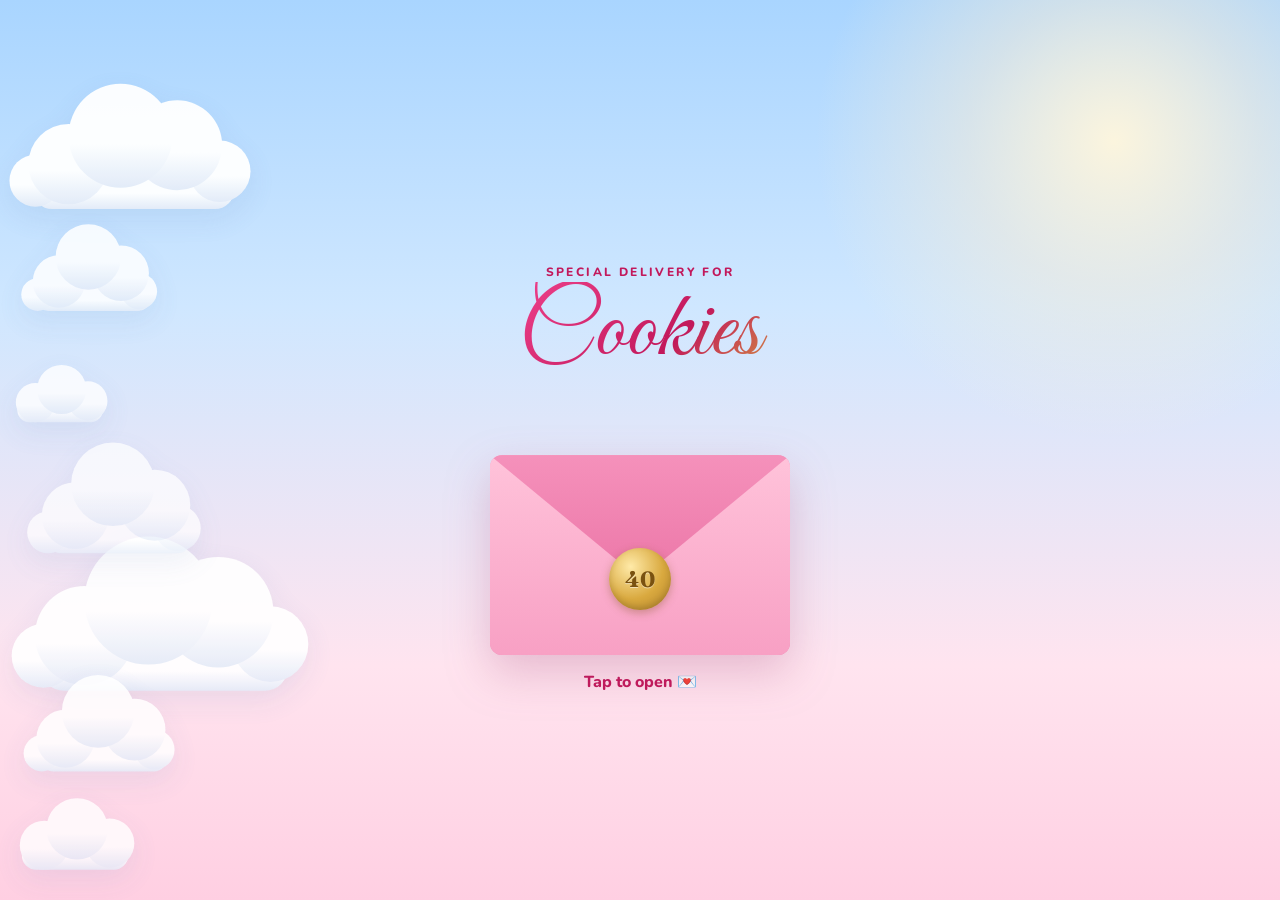
<file: index.html>
<!doctype html>
<html lang="en">
<head>
<meta charset="utf-8">
<meta name="viewport" content="width=device-width, initial-scale=1, viewport-fit=cover">
<meta name="color-scheme" content="light only">
<meta name="theme-color" content="#b9dcff">
<meta name="robots" content="noindex, nofollow">
<title>Flight BD40 · Boarding now</title>
<meta name="description" content="A first-class birthday flight, from 39 to 40.">
<meta property="og:type" content="website">
<meta property="og:title" content="✈️ Flight BD40 · Boarding now">
<meta property="og:description" content="Your first-class boarding pass is ready, Cookies. Seat 1A, above the fluffiest clouds. 💗">
<meta property="og:image" content="https://omarramzi83.github.io/Projbd/assets/og.jpg">
<meta property="og:image:width" content="1200">
<meta property="og:image:height" content="630">
<meta name="twitter:card" content="summary_large_image">
<link rel="icon" href="assets/favicon.svg" type="image/svg+xml">
<link rel="preconnect" href="https://fonts.googleapis.com">
<link rel="preconnect" href="https://fonts.gstatic.com" crossorigin>
<link rel="stylesheet" href="https://fonts.googleapis.com/css2?family=Aref+Ruqaa:wght@700&family=Caveat:wght@500;700&family=Fraunces:ital,opsz,wght@0,9..144,400..700;1,9..144,400..700&family=Great+Vibes&family=Nunito:wght@400;600;700;800;900&family=Press+Start+2P&display=swap">
<link rel="stylesheet" href="assets/card.css">
</head>
<body data-scene="envelope">

<!-- Shared SVG pieces: clouds, plane, ink texture -->
<svg class="sprite" aria-hidden="true" focusable="false">
  <defs>
    <linearGradient id="cl-grad" x1="0" y1="0" x2="0" y2="1">
      <stop offset="0" stop-color="#ffffff"/>
      <stop offset=".58" stop-color="#ffffff"/>
      <stop offset="1" stop-color="#e4ecf8"/>
    </linearGradient>
    <symbol id="cloud-a" viewBox="0 0 220 120">
      <g fill="url(#cl-grad)">
        <rect x="28" y="84" width="170" height="32" rx="16"/>
        <circle cx="30" cy="92" r="22"/>
        <circle cx="186" cy="84" r="26"/>
        <circle cx="58" cy="78" r="34"/>
        <circle cx="150" cy="62" r="38"/>
        <circle cx="102" cy="54" r="44"/>
      </g>
    </symbol>
    <symbol id="cloud-b" viewBox="0 0 180 120">
      <g fill="url(#cl-grad)">
        <rect x="24" y="86" width="140" height="30" rx="15"/>
        <circle cx="26" cy="96" r="20"/>
        <circle cx="150" cy="92" r="22"/>
        <circle cx="52" cy="80" r="32"/>
        <circle cx="128" cy="70" r="34"/>
        <circle cx="88" cy="50" r="40"/>
      </g>
    </symbol>
    <symbol id="cloud-c" viewBox="0 0 140 80">
      <g fill="url(#cl-grad)">
        <rect x="18" y="48" width="104" height="28" rx="14"/>
        <circle cx="40" cy="52" r="24"/>
        <circle cx="104" cy="50" r="24"/>
        <circle cx="72" cy="36" r="30"/>
      </g>
    </symbol>
    <symbol id="plane" viewBox="0 0 24 24">
      <path d="M12 2c1 0 1.6 1 1.6 2.2v5l7.9 4.4v2l-7.9-2.4v5.1L16 20v1.6l-4-1-4 1V20l2.4-1.7v-5.1l-7.9 2.4v-2l7.9-4.4v-5C10.4 3 11 2 12 2z"/>
    </symbol>
    <filter id="ink" x="-6%" y="-6%" width="112%" height="112%">
      <feTurbulence type="fractalNoise" baseFrequency=".85" numOctaves="3" seed="7" result="noise"/>
      <feDisplacementMap in="SourceGraphic" in2="noise" scale="2.6" xChannelSelector="R" yChannelSelector="G" result="rough"/>
      <feColorMatrix in="noise" type="matrix" values="0 0 0 0 0  0 0 0 0 0  0 0 0 0 0  -2.4 0 0 0 2.15" result="speckle"/>
      <feComposite in="rough" in2="speckle" operator="in"/>
    </filter>
  </defs>
</svg>

<!-- Ambient sky -->
<div id="sky" aria-hidden="true">
  <div class="sun"></div>
  <svg class="amb" style="--w:260px;--top:8%;--d:95s;--dl:-10s;--o:.95"><use href="#cloud-a"/></svg>
  <svg class="amb" style="--w:180px;--top:24%;--d:120s;--dl:-70s;--o:.85"><use href="#cloud-b"/></svg>
  <svg class="amb" style="--w:120px;--top:40%;--d:80s;--dl:-35s;--o:.8"><use href="#cloud-c"/></svg>
  <svg class="amb" style="--w:320px;--top:58%;--d:140s;--dl:-100s;--o:.9"><use href="#cloud-a"/></svg>
  <svg class="amb" style="--w:200px;--top:74%;--d:105s;--dl:-20s;--o:.85"><use href="#cloud-b"/></svg>
  <svg class="amb" style="--w:150px;--top:88%;--d:90s;--dl:-60s;--o:.8"><use href="#cloud-c"/></svg>
  <svg class="amb" style="--w:230px;--top:48%;--d:130s;--dl:-5s;--o:.7"><use href="#cloud-b"/></svg>
</div>

<!-- Flight progress + sound -->
<header id="topbar">
  <div class="fp" aria-hidden="true">
    <span class="fp-code">39</span>
    <div class="fp-track"><i class="fp-fill" id="fp-fill"></i><svg class="fp-plane" id="fp-plane"><use href="#plane"/></svg></div>
    <span class="fp-code">40</span>
  </div>
  <button id="musicbtn" class="icon-btn music-btn" type="button" aria-label="Pause your song" aria-pressed="true" hidden>
    <span class="mini-eq" aria-hidden="true"><i></i><i></i><i></i></span>
    <svg class="ico-note" viewBox="0 0 24 24" aria-hidden="true"><path d="M9 17.5A2.5 2.5 0 1 1 6.5 15c.6 0 1.1.2 1.5.5V5l11-2v11.5A2.5 2.5 0 1 1 16.5 12c.6 0 1.1.2 1.5.5V6.2l-7 1.3v10z"/></svg>
  </button>
  <button id="mute" class="icon-btn" type="button" aria-label="Mute sound" aria-pressed="false">
    <svg class="ico-on" viewBox="0 0 24 24" aria-hidden="true"><path d="M4 9v6h4l5 4V5L8 9H4z"/><path d="M16 8.5a5 5 0 0 1 0 7M18.5 6a8.5 8.5 0 0 1 0 12" fill="none" stroke="currentColor" stroke-width="2" stroke-linecap="round"/></svg>
    <svg class="ico-off" viewBox="0 0 24 24" aria-hidden="true"><path d="M4 9v6h4l5 4V5L8 9H4z"/><path d="M16.5 9.5l5 5m0-5l-5 5" fill="none" stroke="currentColor" stroke-width="2" stroke-linecap="round"/></svg>
  </button>
</header>

<main id="app">

  <!-- 1 · Envelope + boarding pass -->
  <section class="scene active" data-key="envelope" id="s-envelope">
    <div class="inner center">
      <div class="env-wrap" id="env-wrap">
        <div class="env-title">
          <p class="kicker">Special delivery for</p>
          <h1 class="script hero"><span class="nm">Cookies</span></h1>
        </div>
        <button class="envelope" id="envelope" type="button" aria-label="Open your envelope">
          <span class="env-back"></span>
          <span class="env-card"><span class="env-card-top">✦ Boarding pass</span><span class="env-card-sub">Flight BD40 · First class</span><span class="env-card-lines"></span></span>
          <span class="env-pocket"></span>
          <span class="env-flap"></span>
          <span class="env-seal"><span>40</span></span>
        </button>
        <p class="hint">Tap to open 💌</p>
      </div>

      <div class="pass-wrap" id="pass-wrap" hidden>
        <div class="bp-shadow"><article class="bpass" id="bpass" aria-label="Your boarding pass">
          <header class="bp-head">
            <span class="bp-air">✦ Caveman Air</span>
            <span class="bp-class">First</span>
          </header>
          <div class="bp-route">
            <div class="bp-end"><small>From</small><b>39</b><span>Thirty-nine</span></div>
            <div class="bp-mid" aria-hidden="true"><i></i><svg><use href="#plane"/></svg><i></i></div>
            <div class="bp-end right"><small>To</small><b>40</b><span>Fabulous forty</span></div>
          </div>
          <dl class="bp-grid">
            <div><dt>Passenger</dt><dd class="up"><span class="nm">Cookies</span></dd></div>
            <div><dt>Flight</dt><dd>BD 40</dd></div>
            <div><dt>Seat</dt><dd>1A · Window</dd></div>
            <div><dt>Gate</dt><dd>My heart</dd></div>
            <div><dt>Boarding</dt><dd>Now</dd></div>
            <div><dt>Date</dt><dd>Your day</dd></div>
            <div class="wide"><dt>Status</dt><dd>Titanium Elite ✦ <em>Upgrade confirmed (obviously)</em></dd></div>
          </dl>
          <div class="bp-tear" aria-hidden="true"></div>
          <footer class="bp-foot">
            <div class="barcode" id="barcode" aria-hidden="true"></div>
            <small>Operated by Caveman Air 🦴 · No manners required</small>
          </footer>
          <div class="bp-stamp" id="bp-stamp" aria-hidden="true">Approved<small>VIP · BD40</small></div>
        </article></div>
        <button class="btn" id="checkin" type="button">Check in 🛂</button>
        <button class="btn" id="board" type="button" data-next hidden>Board the plane ✈</button>
      </div>
    </div>

    <div class="sheet" id="idsheet" hidden>
      <div class="sheet-card" role="dialog" aria-label="ID check">
        <p class="kicker">🛂 ID check</p>
        <h3 class="sheet-title">Bouncer on duty</h3>
        <p class="sheet-sub">Strict <i>Not Tonight</i> rules apply. No exceptions.*</p>
        <ul class="checks" id="checks">
          <li data-ok="1"><span class="mark"></span><span><b>Name:</b> <span class="nm">Cookies</span></span></li>
          <li data-ok="1"><span class="mark"></span><span><b>Also known as:</b> <span class="nm2">Nadoodies</span></span></li>
          <li data-ok="1"><span class="mark"></span><span><b>Age:</b> 40 <i>(suspiciously gorgeous)</i></span></li>
          <li data-ok="1"><span class="mark"></span><span><b>Status:</b> Titanium Elite ✦</span></li>
          <li data-ok="0"><span class="mark"></span><span><b>Manners:</b> none detected <i>(elet adab, mafeesh akhla2 😏)</i></span></li>
        </ul>
        <p class="verdict" id="verdict">Normally, no manners means <b>“Not Tonight”</b>… but for you, the door is always open. 💗</p>
        <button class="btn" id="letmein" type="button" hidden>Let me in 💅</button>
        <p class="fine">*Exceptions made for the birthday girl.</p>
      </div>
    </div>
  </section>

  <!-- 2 · Seat 1A -->
  <section class="scene" data-key="seat">
    <div class="inner">
      <p class="kicker">Seat 1A · Window</p>
      <h2 class="title">Welcome aboard</h2>
      <div class="window" id="window">
        <div class="win-glass">
          <img class="win-view" src="assets/photos/window-clouds.jpg" alt="The view from seat 1A: the wing over big fluffy clouds" decoding="async">
          <button class="win-shade" id="shade" type="button" aria-label="Slide the window shade up">
            <span class="shade-ribs"></span>
            <span class="shade-hint">Slide up ☝️</span>
            <span class="shade-handle"></span>
          </button>
        </div>
      </div>
      <p class="caption reveal" id="win-cap">Your favourite view: big fluffy clouds, all the way down ☁️</p>

      <div class="card captain reveal" id="captain">
        <div class="cap-head">
          <img class="avatar" src="assets/photos/caveman-avatar.jpg" alt="Your captain today" decoding="async">
          <div class="cap-who"><b>Your captain</b><small>Caveman Air · BD40</small></div>
          <button class="chip" id="hear" type="button" hidden>🔊 Hear it</button>
        </div>
        <p class="cap-text" id="cap-text" aria-live="polite"></p>
      </div>

      <div class="ife reveal" id="ife">
        <div class="ife-top"><span class="ife-kicker">📺 In-flight entertainment</span><span class="ife-eq" aria-hidden="true"><i></i><i></i><i></i><i></i><i></i></span></div>
        <div class="ife-row">
          <button class="ife-play" id="ife-play" type="button" aria-label="Play your song">
            <svg class="i-play" viewBox="0 0 24 24" aria-hidden="true"><path d="M8 5.5v13l11-6.5z"/></svg>
            <svg class="i-pause" viewBox="0 0 24 24" aria-hidden="true"><path d="M7 5h3.5v14H7zM13.5 5H17v14h-3.5z"/></svg>
          </button>
          <div class="ife-info">
            <b>Now playing: a <span class="nm">Cookies</span> original 🎧</b>
            <small>Made by you, with Suno. Caveman Air radio only plays the best.</small>
            <div class="ife-bar"><i id="ife-fill"></i></div>
            <div class="ife-time"><span id="ife-cur">0:00</span><span id="ife-dur">2:17</span></div>
          </div>
        </div>
      </div>

      <div class="card spritz reveal" id="spritz">
        <button class="bottle" id="bottle" type="button" aria-label="Spritz the perfume">
          <svg class="bottle-svg" viewBox="0 0 120 170" aria-hidden="true">
            <defs>
              <linearGradient id="pf-glass" x1="0" y1="0" x2="1" y2="0"><stop offset="0" stop-color="#ffdce9"/><stop offset=".5" stop-color="#fff8fb"/><stop offset="1" stop-color="#ffcadf"/></linearGradient>
              <linearGradient id="pf-liquid" x1="0" y1="0" x2="0" y2="1"><stop offset="0" stop-color="#ffc3db"/><stop offset="1" stop-color="#ff86b8"/></linearGradient>
              <linearGradient id="pf-gold" x1="0" y1="0" x2="1" y2="1"><stop offset="0" stop-color="#fcebb0"/><stop offset=".5" stop-color="#d4a23c"/><stop offset="1" stop-color="#f6dc8e"/></linearGradient>
            </defs>
            <g class="pf-cap">
              <path d="M42 20C42 6 78 6 78 20l2 22H40z" fill="url(#pf-gold)"/>
              <rect x="46" y="42" width="28" height="9" rx="2" fill="#c89b43"/>
            </g>
            <path d="M24 60l20-8h32l20 8 8 38-8 52-36 12-36-12-8-52z" fill="url(#pf-glass)" stroke="#f1b3cb" stroke-width="1.5"/>
            <path d="M27 102l-3 46 36 12 36-12-3-46c-12 6-54 6-66 0z" fill="url(#pf-liquid)" opacity=".9"/>
            <path d="M44 52l16 46 16-46M16 98h88M60 98v64M24 60l36 38 36-38" fill="none" stroke="#fff" stroke-opacity=".75" stroke-width="1.2"/>
            <rect x="37" y="114" width="46" height="22" rx="3" fill="#fff" opacity=".9"/>
            <text x="60" y="128.5" font-size="8.5" font-weight="900" text-anchor="middle" fill="#c2185b" letter-spacing=".5">EAU DE 40</text>
            <path d="M30 66l-4 30" stroke="#fff" stroke-width="4" stroke-linecap="round" opacity=".85"/>
          </svg>
          <span class="mist" id="mist" aria-hidden="true"></span>
        </button>
        <div class="notes">
          <p class="kicker">Welcome spritz</p>
          <p class="notes-hint" id="notes-hint">Tap the bottle ✨</p>
          <div class="notes-body" id="notes-body" hidden>
            <h3>Eau de <span class="nm">Cookies</span></h3>
            <p><b>Top notes:</b> sparkle &amp; sass</p>
            <p><b>Heart notes:</b> pink peony, red rose &amp; Loolies-and-Mayoosh</p>
            <p><b>Base notes:</b> forty years of fabulous</p>
            <p class="small">Better than Dior. Don’t tell Chanel 🤫</p>
          </div>
        </div>
      </div>

      <div class="nav"><button class="btn next" type="button" data-next hidden>Dinner is served ›</button><button class="skip" type="button" data-next>skip ›</button></div>
    </div>
  </section>

  <!-- 3 · First class menu -->
  <section class="scene" data-key="menu">
    <div class="inner">
      <div class="menu">
        <p class="menu-top">✦ First Class ✦</p>
        <h2 class="menu-title">Birthday Menu</h2>
        <p class="menu-sub">Flight BD40 · Seat 1A · <b>Tap a dish to order</b></p>
        <div class="dishes">
          <button class="dish" type="button" data-dish="satay">
            <span class="course">To start</span>
            <span class="dname">Chicken satay <span class="em">🍢</span></span>
            <span class="ddesc">Extra peanut sauce. Chilli: absolutely none.</span>
            <span class="order">Order</span>
          </button>
          <p class="reply" data-for="satay" hidden>Served. Zero chilli. You’re welcome 😌</p>

          <button class="dish" type="button" data-dish="laksa">
            <span class="course">Soup</span>
            <span class="dname">Malaysian laksa <span class="em">🍜</span></span>
            <span class="ddesc">Spice level: gentle. Very, very gentle.</span>
            <span class="order">Order</span>
          </button>
          <p class="reply" data-for="laksa" hidden>Served with tissues anyway. We’ve seen you fight the real one 🥵</p>

          <button class="dish" type="button" data-dish="steak">
            <span class="course">Main</span>
            <span class="dname">Steak, medium-well <span class="em">🥩</span></span>
            <span class="ddesc">Texas Roadhouse style, cooked exactly how you asked… probably.</span>
            <span class="order">Order</span>
            <span class="dish-stamp" id="steak-stamp" aria-hidden="true"></span>
          </button>
          <p class="reply" data-for="steak" hidden></p>

          <button class="dish" type="button" data-dish="dessert">
            <span class="course">Dessert</span>
            <span class="dname">Pink buttercream cake &amp; candy <span class="em">🍬</span></span>
            <span class="ddesc">Prepared by the birthday girl herself.</span>
            <span class="order">Order</span>
          </button>
          <p class="reply" data-for="dessert" hidden>Coming up… but <b>you’re</b> making it. See you in the galley 👩‍🍳</p>
        </div>
      </div>
      <figure class="polaroid" style="--r:3deg">
        <img src="assets/photos/her-steak.jpg" alt="You, meeting a very big plate of steak" loading="lazy" decoding="async">
        <figcaption>Exhibit A: you, in love (with a steak)</figcaption>
      </figure>
      <div class="nav"><button class="btn next" type="button" data-next hidden>Time to land somewhere ›</button><button class="skip" type="button" data-next>skip ›</button></div>
    </div>
  </section>

  <!-- 4 · Passport -->
  <section class="scene" data-key="passport">
    <div class="inner">
      <p class="kicker">Passport control</p>
      <h2 class="title">The sweet escapes</h2>
      <p class="sub">Stamp the places that stole your heart ✈️</p>
      <div class="passport">
        <div class="pp-data">
          <div class="pp-head"><span>Passport</span><span class="ar" lang="ar" dir="rtl">جواز سفر</span></div>
          <div class="pp-body">
            <div class="pp-photo"><img src="assets/photos/her-passport.jpg" alt="Passport photo" loading="lazy" decoding="async"><i class="holo"></i></div>
            <dl class="pp-fields">
              <div><dt>Name</dt><dd class="up"><span class="nm">Cookies</span></dd></div>
              <div><dt>Alias</dt><dd class="up"><span class="nm2">Nadoodies</span></dd></div>
              <div><dt>Nationality</dt><dd>Citizen of the world</dd></div>
              <div><dt>Status</dt><dd>Titanium Elite ✦</dd></div>
              <div><dt>Occupation</dt><dd>Professional upgrade magnet</dd></div>
            </dl>
          </div>
          <p class="mrz" id="mrz" aria-hidden="true"></p>
        </div>
        <div class="pp-visa">
          <p class="pp-visa-title">Visas · Entries · Tap to stamp</p>
          <div class="stamps">
            <button class="slot" type="button" data-place="bali" style="--stamp:#e0407f;--rot:-8deg"><span class="slot-label">Bali</span>
              <svg class="stamp" viewBox="0 0 120 90" aria-hidden="true"><g filter="url(#ink)">
                <rect x="4" y="4" width="112" height="82" rx="10" fill="none" stroke="currentColor" stroke-width="3.2"/>
                <rect x="10" y="10" width="100" height="70" rx="6" fill="none" stroke="currentColor" stroke-width="1.3"/>
                <text x="60" y="44" text-anchor="middle" font-size="25" font-weight="900" fill="currentColor" letter-spacing="3">BALI</text>
                <text x="60" y="60" text-anchor="middle" font-size="7" font-weight="800" fill="currentColor" letter-spacing=".7">DENPASAR · ARRIVED</text>
                <g transform="translate(60 71)" fill="currentColor"><ellipse rx="2.6" ry="5.2" transform="rotate(0) translate(0 -4.5)"/><ellipse rx="2.6" ry="5.2" transform="rotate(72) translate(0 -4.5)"/><ellipse rx="2.6" ry="5.2" transform="rotate(144) translate(0 -4.5)"/><ellipse rx="2.6" ry="5.2" transform="rotate(216) translate(0 -4.5)"/><ellipse rx="2.6" ry="5.2" transform="rotate(288) translate(0 -4.5)"/></g>
              </g></svg>
            </button>
            <button class="slot" type="button" data-place="hk" style="--stamp:#2b5fb0;--rot:7deg"><span class="slot-label">Hong Kong</span>
              <svg class="stamp" viewBox="0 0 120 90" aria-hidden="true"><g filter="url(#ink)">
                <circle cx="60" cy="45" r="41" fill="none" stroke="currentColor" stroke-width="3.2"/>
                <circle cx="60" cy="45" r="34" fill="none" stroke="currentColor" stroke-width="1.3"/>
                <path id="hk-arc" d="M34 46a26 26 0 0 1 52 0" fill="none"/>
                <text font-size="8.6" font-weight="900" fill="currentColor" letter-spacing="1.6"><textPath href="#hk-arc" startOffset="50%" text-anchor="middle">HONG KONG</textPath></text>
                <text x="60" y="60" text-anchor="middle" font-size="18" font-weight="900" fill="currentColor">香港</text>
                <text x="60" y="72" text-anchor="middle" font-size="6.5" font-weight="800" fill="currentColor" letter-spacing="1.4">ARRIVED</text>
              </g></svg>
            </button>
            <button class="slot" type="button" data-place="london" style="--stamp:#c2185b;--rot:-4deg"><span class="slot-label">London</span>
              <svg class="stamp" viewBox="0 0 120 90" aria-hidden="true"><g filter="url(#ink)">
                <rect x="4" y="10" width="112" height="70" rx="35" fill="none" stroke="currentColor" stroke-width="3.2"/>
                <rect x="10" y="16" width="100" height="58" rx="29" fill="none" stroke="currentColor" stroke-width="1.3"/>
                <text x="60" y="46" text-anchor="middle" font-size="20" font-weight="900" fill="currentColor" letter-spacing="2">LONDON</text>
                <text x="60" y="61" text-anchor="middle" font-size="6.2" font-weight="800" fill="currentColor" letter-spacing=".3">LOOLIES &amp; MAYOOSH HQ</text>
              </g></svg>
            </button>
            <button class="slot" type="button" data-place="lampung" style="--stamp:#0e8a86;--rot:6deg"><span class="slot-label">Lampung</span>
              <svg class="stamp" viewBox="0 0 120 90" aria-hidden="true"><g filter="url(#ink)">
                <polygon points="30,5 90,5 116,45 90,85 30,85 4,45" fill="none" stroke="currentColor" stroke-width="3.2"/>
                <polygon points="33,11 87,11 109,45 87,79 33,79 11,45" fill="none" stroke="currentColor" stroke-width="1.3"/>
                <text x="60" y="42" text-anchor="middle" font-size="14" font-weight="900" fill="currentColor" letter-spacing=".6">LAMPUNG</text>
                <text x="60" y="54" text-anchor="middle" font-size="5.9" font-weight="800" fill="currentColor" letter-spacing=".4">PEACOCKS · VOLCANO</text>
                <text x="60" y="65" text-anchor="middle" font-size="6.2" font-weight="800" fill="currentColor" letter-spacing=".6">SURVIVED ✓</text>
              </g></svg>
            </button>
            <button class="slot" type="button" data-place="jakarta" style="--stamp:#6a3fb5;--rot:-6deg"><span class="slot-label">Jakarta</span>
              <svg class="stamp" viewBox="0 0 120 90" aria-hidden="true"><g filter="url(#ink)">
                <rect x="4" y="7" width="112" height="76" rx="4" fill="none" stroke="currentColor" stroke-width="3.2"/>
                <rect x="9" y="12" width="102" height="66" rx="2" fill="none" stroke="currentColor" stroke-width="1.3"/>
                <text x="60" y="36" text-anchor="middle" font-size="18" font-weight="900" fill="currentColor" letter-spacing="2">JAKARTA</text>
                <polyline points="14,52 32,52 37,42 43,63 49,38 55,66 61,46 67,57 73,50 106,50" fill="none" stroke="currentColor" stroke-width="2" stroke-linejoin="round"/>
                <text x="60" y="73" text-anchor="middle" font-size="7" font-weight="800" fill="currentColor" letter-spacing="1.2">STILL STANDING</text>
              </g></svg>
            </button>
          </div>
        </div>
      </div>
            <p class="pp-done" id="pp-done" hidden>5 stamps down, a whole world to go ✈️</p>
      <div class="nav"><button class="btn next" type="button" data-next hidden>Next stop: Lampung ›</button><button class="skip" type="button" data-next>skip ›</button></div>
    </div>
    <div class="sheet" id="pc-sheet" hidden>
      <div class="sheet-card postcard" id="postcard" role="dialog" aria-label="Postcard"></div>
    </div>
  </section>

  <!-- 5 · Peacock porch + the squishy case -->
  <section class="scene" data-key="peacocks">
    <div class="inner">
      <p class="kicker">Lampung · our suite</p>
      <h2 class="title">The peacock porch</h2>
      <p class="sub" id="pk-sub">Remember our little visitors? Tap the peacock 🦚</p>
      <div class="porch" id="porch" role="button" tabindex="0" aria-label="Tap the white peacock">
        <svg class="porch-svg" viewBox="0 0 400 400" aria-hidden="true">
          <defs>
            <linearGradient id="pk-sky" x1="0" y1="0" x2="0" y2="1"><stop offset="0" stop-color="#bfe1ff"/><stop offset="1" stop-color="#ffe4ef"/></linearGradient>
            <linearGradient id="pk-sea" x1="0" y1="0" x2="0" y2="1"><stop offset="0" stop-color="#a6e0ec"/><stop offset="1" stop-color="#6cbfd7"/></linearGradient>
            <linearGradient id="pk-deck" x1="0" y1="0" x2="0" y2="1"><stop offset="0" stop-color="#b98059"/><stop offset="1" stop-color="#8c583a"/></linearGradient>
            <radialGradient id="pk-body" cx=".38" cy=".32" r=".85"><stop offset="0" stop-color="#ffffff"/><stop offset="1" stop-color="#e8e2d9"/></radialGradient>
          </defs>
          <rect width="400" height="214" fill="url(#pk-sky)"/>
          <use href="#cloud-c" x="44" y="38" width="112" height="64"/>
          <use href="#cloud-a" x="246" y="66" width="124" height="68"/>
          <path d="M0 208c38-18 68-17 94-3 22-15 52-14 78 3z" fill="#98bfc8"/>
          <path d="M238 208c26-26 72-28 104-10 18-7 40-5 58 2v8z" fill="#86b2bd"/>
          <rect y="206" width="400" height="60" fill="url(#pk-sea)"/>
          <path d="M34 226h42M124 240h58M246 230h48M318 248h40" stroke="#fff" stroke-opacity=".65" stroke-width="2.2" stroke-linecap="round"/>
          <path d="M0 268c24-22 52-12 70-26 20 12 44 6 64 26zM270 268c20-20 46-18 62-28 18 10 44 8 68 20v8z" fill="#77c192"/>
          <rect y="256" width="400" height="46" fill="#ffffff" opacity=".22"/>
          <rect y="252" width="400" height="7" fill="#8a5a3b"/>
          <rect y="298" width="400" height="104" fill="url(#pk-deck)"/>
          <g stroke="#6f4128" stroke-opacity=".45" stroke-width="1.6">
            <path d="M0 318h400M0 342h400M0 370h400"/>
            <path d="M60 298l-30 104M140 298l-18 104M220 298l-4 104M300 298l12 104M372 298l30 104" stroke-opacity=".25"/>
          </g>
          <g fill="#b98457" stroke="#8a5a3b" stroke-width="1.5">
            <rect x="300" y="262" width="34" height="7" rx="2"/><path d="M304 269l-4 44M330 269l4 44M306 294h22" fill="none" stroke-width="3"/>
            <rect x="346" y="262" width="34" height="7" rx="2"/><path d="M350 269l-4 44M376 269l4 44M352 294h22" fill="none" stroke-width="3"/>
          </g>
          <rect width="400" height="18" fill="#8a5a3b"/>
          <rect y="16" width="400" height="5" fill="#6f4128" opacity=".5"/>
          <rect width="14" height="400" fill="#7a4d31"/>
          <rect x="386" width="14" height="400" fill="#7a4d31"/>

          <!-- the porch squad (appear on the third tap) -->
          <g transform="translate(78 330)"><g class="hen hen1">
            <path d="M-26-10c-22 4-36 14-46 26l32-10z" fill="#2f6b4f"/>
            <ellipse cx="-8" cy="-22" rx="20" ry="15" fill="#3d5f8e"/>
            <path d="M2-32c4-12 4-22 8-30l6 2c-4 10-4 20-6 32z" fill="#1f5fae"/>
            <circle cx="13" cy="-62" r="6.5" fill="#1f5fae"/>
            <path d="M19-63l7 2-7 2z" fill="#c9a77c"/>
            <circle cx="14.5" cy="-64" r="1.4" fill="#fff"/>
            <path d="M11-68l-3-8M13.5-69v-9M16-68l3-8" stroke="#1f5fae" stroke-width="1.3" stroke-linecap="round"/>
            <path d="M-12-8v10M-2-8v10" stroke="#b08d6a" stroke-width="2.2"/>
          </g></g>
          <g transform="translate(130 350) scale(.88)"><g class="hen hen2">
            <path d="M-26-10c-22 4-36 14-46 26l32-10z" fill="#2f6b4f"/>
            <ellipse cx="-8" cy="-22" rx="20" ry="15" fill="#3d5f8e"/>
            <path d="M2-32c4-12 4-22 8-30l6 2c-4 10-4 20-6 32z" fill="#1f5fae"/>
            <circle cx="13" cy="-62" r="6.5" fill="#1f5fae"/>
            <path d="M19-63l7 2-7 2z" fill="#c9a77c"/>
            <circle cx="14.5" cy="-64" r="1.4" fill="#fff"/>
            <path d="M11-68l-3-8M13.5-69v-9M16-68l3-8" stroke="#1f5fae" stroke-width="1.3" stroke-linecap="round"/>
            <path d="M-12-8v10M-2-8v10" stroke="#b08d6a" stroke-width="2.2"/>
          </g></g>
          <g transform="translate(352 356) scale(-.9 .9)"><g class="hen hen3">
            <path d="M-26-10c-22 4-36 14-46 26l32-10z" fill="#2f6b4f"/>
            <ellipse cx="-8" cy="-22" rx="20" ry="15" fill="#3d5f8e"/>
            <path d="M2-32c4-12 4-22 8-30l6 2c-4 10-4 20-6 32z" fill="#1f5fae"/>
            <circle cx="13" cy="-62" r="6.5" fill="#1f5fae"/>
            <path d="M19-63l7 2-7 2z" fill="#c9a77c"/>
            <circle cx="14.5" cy="-64" r="1.4" fill="#fff"/>
            <path d="M11-68l-3-8M13.5-69v-9M16-68l3-8" stroke="#1f5fae" stroke-width="1.3" stroke-linecap="round"/>
            <path d="M-12-8v10M-2-8v10" stroke="#b08d6a" stroke-width="2.2"/>
          </g></g>

          <!-- the white peacock -->
          <g class="pk" id="pk">
            <g class="tail" id="pk-tail"></g>
            <g class="pk-bird">
              <path d="M205 318l-4 28M219 318l3 28M201 346l-8 3M201 346l2 5M222 346l8 3M222 346l-2 5" stroke="#d6b692" stroke-width="3.4" stroke-linecap="round" fill="none"/>
              <ellipse cx="212" cy="290" rx="31" ry="40" transform="rotate(-18 212 290)" fill="url(#pk-body)" stroke="#d9d1c6" stroke-width="1.2"/>
              <path d="M198 264c26-4 44 22 40 54-14-4-30-16-38-32z" fill="#f5f2ec" stroke="#d9d1c6" stroke-width="1.2"/>
              <path d="M210 280c6 4 12 10 16 18M214 294c5 3 10 8 13 14" stroke="#e2dbd1" stroke-width="1.2" fill="none" stroke-linecap="round"/>
              <path d="M193 264c-6-22-14-40-12-56 4-10 14-10 16 0 1 16 8 34 16 50z" fill="url(#pk-body)" stroke="#d9d1c6" stroke-width="1.2"/>
              <g class="pk-head">
                <path d="M190 188l-11-19M192 187l-5-22M194 187l1-22M196 188l6-20M197 190l10-16" stroke="#e3dcd2" stroke-width="1.5" stroke-linecap="round"/>
                <circle cx="179" cy="169" r="3.2" fill="#fff" stroke="#d9d1c6"/>
                <circle cx="187" cy="165" r="3.2" fill="#fff" stroke="#d9d1c6"/>
                <circle cx="195" cy="165" r="3.2" fill="#fff" stroke="#d9d1c6"/>
                <circle cx="202" cy="168" r="3.2" fill="#fff" stroke="#d9d1c6"/>
                <circle cx="207" cy="174" r="3.2" fill="#fff" stroke="#d9d1c6"/>
                <circle cx="189" cy="199" r="12" fill="#fff" stroke="#d9d1c6" stroke-width="1.2"/>
                <path d="M178 197l-12 4 12 3z" fill="#e6c49a"/>
                <circle cx="185" cy="195.5" r="2.3" fill="#2d2a33"/>
                <circle cx="185.8" cy="194.7" r=".8" fill="#fff"/>
                <ellipse cx="192" cy="204" rx="4.2" ry="2.5" fill="#ffadc9" opacity=".75"/>
              </g>
            </g>
          </g>

          <!-- the missing squishy -->
          <g class="pk-squishy" id="pk-squishy">
            <g transform="translate(300 330)">
              <ellipse cx="0" cy="12" rx="17" ry="3" fill="#000" opacity=".15"/>
              <path d="M0-14c9-7 23 0 23 16 0 14-10 22-23 22S-23 16-23 2c0-16 14-23 23-16z" fill="#ff9fc2"/>
              <path d="M0-14c3-7 10-9 13-6-4 4-8 6-13 6z" fill="#7cc98f"/>
              <circle cx="-7" cy="3" r="2" fill="#3a2140"/><circle cx="7" cy="3" r="2" fill="#3a2140"/>
              <path d="M-3 8q1.5 2 3 0 1.5 2 3 0" stroke="#3a2140" stroke-width="1.2" fill="none" stroke-linecap="round"/>
            </g>
          </g>
        </svg>
        <p class="bubble" id="pk-bubble" hidden></p>
        <p class="bubble mini m1" hidden>Cahhh!</p>
        <p class="bubble mini m2" hidden>Cahhh!</p>
        <p class="bubble mini m3" hidden>Cahhh!</p>
      </div>

      <div class="pk-photos">
        <figure class="polaroid" style="--r:-4deg"><img src="assets/photos/peacock-porch.jpg" alt="Peafowl visiting our suite's porch in Lampung" loading="lazy" decoding="async"><figcaption>our porch squad</figcaption></figure>
        <figure class="polaroid" style="--r:3deg"><img src="assets/photos/peacock-white.jpg" alt="A white peacock" loading="lazy" decoding="async"><figcaption>the white one 🤍</figcaption></figure>
      </div>

      <div class="casefile" id="casefile" hidden>
        <div class="cf-tab">Case file #40</div>
        <div class="cf-body">
          <span class="cf-stamp">Solved</span>
          <h3>The Missing Squishies of Lampung</h3>
          <div class="cf-row">
            <figure class="polaroid mini" style="--r:-3deg"><img src="assets/photos/caveman-hornbills.jpg" alt="Suspect number one: your caveman, with two hornbills" loading="lazy" decoding="async"><figcaption>suspect #1</figcaption></figure>
            <dl class="cf-facts">
              <dt>Suspect</dt><dd>Your caveman</dd>
              <dt>Known associates</dt><dd>Two hornbills 👀</dd>
              <dt>Alibi</dt><dd>“I genuinely never saw them.”</dd>
            </dl>
          </div>
          <p><b>Evidence:</b> peacocks on our porch. Every. Single. Day.</p>
          <p class="cf-verdict"><b>Verdict:</b> the peacocks did it 🦚 Caveman: innocent (mostly).</p>
          <div class="squishy-zone">
            <button class="squishy" id="squishy" type="button" aria-label="Squeeze the squishy">
              <svg viewBox="0 0 140 130" aria-hidden="true">
                <defs><radialGradient id="sq-g" cx=".38" cy=".32" r=".78"><stop offset="0" stop-color="#ffe3ee"/><stop offset=".6" stop-color="#ffb3cd"/><stop offset="1" stop-color="#ff8db5"/></radialGradient></defs>
                <ellipse cx="70" cy="123" rx="44" ry="6" fill="#3a2140" opacity=".12"/>
                <path d="M70 24c22-18 58-2 58 38 0 36-26 58-58 58S12 98 12 62c0-40 36-56 58-38z" fill="url(#sq-g)"/>
                <path d="M70 24c-4 16-4 28 0 40" stroke="#ff8db5" stroke-width="2" fill="none" opacity=".55"/>
                <path d="M70 24c8-18 26-22 34-14-10 10-22 14-34 14z" fill="#7cc98f"/>
                <ellipse cx="50" cy="74" rx="5" ry="6.5" fill="#3a2140"/><circle cx="51.8" cy="71.5" r="1.8" fill="#fff"/>
                <ellipse cx="90" cy="74" rx="5" ry="6.5" fill="#3a2140"/><circle cx="91.8" cy="71.5" r="1.8" fill="#fff"/>
                <ellipse cx="38" cy="86" rx="8" ry="4.5" fill="#ff6fa3" opacity=".45"/><ellipse cx="102" cy="86" rx="8" ry="4.5" fill="#ff6fa3" opacity=".45"/>
                <path d="M63 84q3.5 4 7 0 3.5 4 7 0" stroke="#3a2140" stroke-width="2" fill="none" stroke-linecap="round"/>
              </svg>
            </button>
            <p class="sq-hint" id="sq-hint">Squishy recovered! Squeeze it 💗</p>
          </div>
        </div>
      </div>

      <div class="nav"><button class="btn next" type="button" data-next hidden>Case closed ›</button><button class="skip" type="button" data-next>skip ›</button></div>
    </div>
  </section>

  <!-- 6 · Lampung friends: the turtle and the cockatoo -->
  <section class="scene" data-key="friends">
    <div class="inner">
      <p class="kicker">Lampung · the other VIPs</p>
      <h2 class="title">Our Lampung friends</h2>

      <div class="friend card">
        <figure class="polaroid" style="--r:-3deg">
          <img src="assets/photos/turtle.jpg" alt="The big turtle you fed in Lampung" loading="lazy" decoding="async">
          <figcaption>your best friend 🐢</figcaption>
          <p class="nom" id="nom" aria-live="polite" hidden></p>
        </figure>
        <div class="friend-text">
          <h3>The turtle</h3>
          <p>You fed him and he adored you. Honestly? Same.</p>
          <button class="btn small" id="feed" type="button">Feed him 🥬</button>
          <p class="friend-reply" id="turtle-reply" hidden></p>
        </div>
      </div>

      <div class="friend card">
        <figure class="polaroid" style="--r:3deg">
          <img src="assets/photos/cockatoo-shoulder.jpg" alt="The cockatoo sitting lovingly on my shoulder" loading="lazy" decoding="async">
          <figcaption>my admirer 🦜</figcaption>
        </figure>
        <div class="friend-text">
          <h3>The cockatoo</h3>
          <p>Plot twist: this cockatoo fell in love with me and would not leave my shoulder.</p>
          <p class="q">Should you be jealous?</p>
          <div class="choices" id="choices">
            <button class="chip big" type="button" data-j="yes">Yes 😤</button>
            <button class="chip big" type="button" data-j="no">Obviously not 🙄</button>
          </div>
          <p class="friend-reply" id="jealous-reply" hidden></p>
        </div>
        <figure class="polaroid mini hello" id="hello" style="--r:-4deg" hidden>
          <img src="assets/photos/cockatoo-hello.jpg" alt="The cockatoo reaching through its cage" loading="lazy" decoding="async">
          <figcaption>still asking for me 👀</figcaption>
        </figure>
      </div>

      <div class="nav"><button class="btn next" type="button" data-next hidden>Level 40 awaits ›</button><button class="skip" type="button" data-next>skip ›</button></div>
    </div>
  </section>

  <!-- 7 · Level 40 -->
  <section class="scene" data-key="level">
    <div class="inner">
      <div class="thought" id="thought">
        <p>“Forty?! I haven’t done enough…” <span aria-hidden="true">😔</span></p>
      </div>
      <p class="sub strong">Oh really? Let’s check your save file.</p>
      <button class="btn gamebtn" id="loadsave" type="button">▶ Load save file</button>
      <div class="game" id="game" hidden>
        <div class="g-head"><span>SAVE 01</span><span>PLAYER: <b class="up"><span class="nm2">Nadoodies</span></b></span></div>
        <div class="g-xp"><span id="g-lv">LV 39</span><div class="g-bar"><i id="g-fill"></i></div><span>LV 40</span></div>
        <p class="g-levelup" id="g-levelup" hidden>LEVEL 40<br>UNLOCKED!</p>
        <ul class="g-ach" id="g-ach"></ul>
        <div class="g-foot" id="g-foot" hidden>
          <div><b id="g-count">17</b><span>achievements</span></div>
          <div><b>40%</b><span>complete</span></div>
          <div><b class="inf">∞</b><span>chapters left</span></div>
        </div>
        <p class="g-note" id="g-note" hidden>The best missions are still ahead. (And GTA VI is almost here 👀)</p>
      </div>
      <div class="nav"><button class="btn next" type="button" data-next hidden>Meet the 40+ Club ›</button><button class="skip" type="button" data-next>skip ›</button></div>
    </div>
  </section>

  <!-- 8 · The 40+ Club -->
  <section class="scene" data-key="club">
    <div class="inner">
      <p class="kicker">Late bloomers, legends &amp; you</p>
      <h2 class="title">The 40+ Club</h2>
      <p class="sub">Think forty is late? These legends were only getting started. Tap to flip.</p>
      <div class="flips" id="flips"></div>
      <p class="arthur reveal" id="arthur">And as Arthur would say…<b>“You’re alright, girl.”</b><small>— Arthur Morgan (and me)</small></p>
      <div class="nav"><button class="btn next" type="button" data-next hidden>Count your blessings ›</button><button class="skip" type="button" data-next>skip ›</button></div>
    </div>
  </section>

  <!-- 9 · Blessings -->
  <section class="scene" data-key="blessings">
    <div class="inner">
      <p class="kicker">Alhamdulillah</p>
      <h2 class="title">Count your blessings</h2>
      <p class="sub">Every cloud up here is a blessing. Tap them all ☁️</p>
      <p class="count" id="bl-count">0 / 9</p>
      <div class="blsky" id="blsky"></div>
      <div class="bl-final" id="bl-final" hidden>
        <p class="arabic" lang="ar" dir="rtl">الحمد لله</p>
        <p class="bl-final-en">Alhamdulillah, for everything. And especially for you.</p>
        <p class="sub">Forty isn’t “not enough”. It’s forty years of blessings, with so many more to come, insha’Allah.</p>
      </div>
      <div class="bl-list card" id="bl-list" hidden><p class="kicker">Alhamdulillah for…</p><ul id="bl-ul"></ul></div>
      <div class="nav"><button class="btn next" type="button" data-next hidden>To the galley ›</button><button class="skip" type="button" data-next>skip ›</button></div>
    </div>
  </section>

  <!-- 10 · Cake -->
  <section class="scene" data-key="cake" id="s-cake">
    <div class="inner">
      <div class="oc-head"><span class="oc-logo">Overcooked</span><span class="oc-ed">Birthday Edition</span></div>
      <div class="ticket" id="ticket">
        <div class="t-row"><b>ORDER #40</b><span>Seat 1A</span></div>
        <p>Pink buttercream cake + all the candy</p>
        <div class="t-timer"><i></i></div>
      </div>
      <div class="counter" id="counter">
        <div class="glow" aria-hidden="true"></div>
        <svg class="cake" id="cake-art" viewBox="0 0 300 300" aria-label="Your birthday cake" role="img">
          <defs>
            <linearGradient id="ck-sponge" x1="0" y1="0" x2="1" y2="0"><stop offset="0" stop-color="#e9bf85"/><stop offset=".5" stop-color="#f6d7a4"/><stop offset="1" stop-color="#e2b577"/></linearGradient>
            <linearGradient id="ck-cream" x1="0" y1="0" x2="1" y2="0"><stop offset="0" stop-color="#ff9cc3"/><stop offset=".45" stop-color="#ffc4dc"/><stop offset="1" stop-color="#ff94be"/></linearGradient>
            <radialGradient id="ck-flame" cx=".5" cy=".7" r=".6"><stop offset="0" stop-color="#fffbe0"/><stop offset=".45" stop-color="#ffd35c"/><stop offset="1" stop-color="#ff8a3d"/></radialGradient>
          </defs>
          <ellipse cx="150" cy="270" rx="128" ry="19" fill="#ffffff"/>
          <ellipse cx="150" cy="268" rx="112" ry="14" fill="#f3eef3"/>
          <g class="ck-layer" id="ck-sponge-l">
            <path d="M48 180v82a102 14 0 0 0 204 0v-82z" fill="url(#ck-sponge)"/>
            <path d="M48 222a102 14 0 0 0 204 0" stroke="#fff4dc" stroke-width="7" fill="none"/>
            <ellipse cx="150" cy="180" rx="102" ry="14" fill="#f9e1b6"/>
            <path d="M84 120v60a66 10 0 0 0 132 0v-60z" fill="url(#ck-sponge)"/>
            <path d="M84 150a66 10 0 0 0 132 0" stroke="#fff4dc" stroke-width="6" fill="none"/>
            <ellipse cx="150" cy="120" rx="66" ry="10" fill="#f9e1b6"/>
          </g>
          <g class="ck-layer" id="ck-cream-l">
            <path d="M46 178v84a104 15 0 0 0 208 0v-84z" fill="url(#ck-cream)"/>
            <ellipse cx="150" cy="178" rx="104" ry="15" fill="#ffd3e5"/>
            <path id="ck-drip1" fill="#ffd3e5"/>
            <path d="M82 118v62a68 11 0 0 0 136 0v-62z" fill="url(#ck-cream)"/>
            <ellipse cx="150" cy="118" rx="68" ry="11" fill="#ffd3e5"/>
            <path id="ck-drip2" fill="#ffd3e5"/>
            <g id="ck-rosettes"></g>
          </g>
          <g class="ck-layer" id="ck-candy-l"></g>
          <g class="ck-layer" id="ck-candle-l">
            <g class="cd cd4">
              <path d="M134 78l-16 26h24M136 76v40" stroke="#ff6fab" stroke-width="10" stroke-linecap="round" stroke-linejoin="round" fill="none"/>
              <path d="M134 78l-16 26h24M136 76v40" stroke="#fff" stroke-width="3" stroke-dasharray="4 6" stroke-linecap="round" fill="none"/>
              <path d="M136 72v-8" stroke="#5b4a3a" stroke-width="2" stroke-linecap="round"/>
            </g>
            <g class="cd cd0">
              <ellipse cx="170" cy="96" rx="12" ry="18" stroke="#ff6fab" stroke-width="10" fill="none"/>
              <ellipse cx="170" cy="96" rx="12" ry="18" stroke="#fff" stroke-width="3" stroke-dasharray="4 6" fill="none"/>
              <path d="M170 74v-8" stroke="#5b4a3a" stroke-width="2" stroke-linecap="round"/>
            </g>
            <g class="flame f1"><g class="fl"><path d="M136 64c-7-8-4-17 0-24 4 7 7 16 0 24z" fill="url(#ck-flame)"/><path d="M136 62c-3-4-2-8 0-12 2 4 3 8 0 12z" fill="#fffbe6"/></g></g>
            <g class="flame f2"><g class="fl"><path d="M170 66c-7-8-4-17 0-24 4 7 7 16 0 24z" fill="url(#ck-flame)"/><path d="M170 64c-3-4-2-8 0-12 2 4 3 8 0 12z" fill="#fffbe6"/></g></g>
            <path class="smoke s1" d="M136 60c-6-8 6-14 0-22s6-14 0-22" stroke="#c9c2cc" stroke-width="2.4" fill="none" stroke-linecap="round"/>
            <path class="smoke s2" d="M170 62c-6-8 6-14 0-22s6-14 0-22" stroke="#c9c2cc" stroke-width="2.4" fill="none" stroke-linecap="round"/>
          </g>
        </svg>
        <p class="pow" id="pow" aria-hidden="true"></p>
      </div>
      <div class="stations" id="stations">
        <button class="st ready" type="button" data-step="0"><span aria-hidden="true">🧁</span>Sponge</button>
        <button class="st" type="button" data-step="1" disabled><span aria-hidden="true">🎀</span>Buttercream</button>
        <button class="st" type="button" data-step="2" disabled><span aria-hidden="true">🍬</span>Candy</button>
        <button class="st" type="button" data-step="3" disabled><span aria-hidden="true">🕯️</span>Candles</button>
      </div>
      <div class="orderup" id="orderup" hidden><b>ORDER UP!</b><span class="stars"><i>★</i><i>★</i><i>★</i></span></div>
      <div class="blow" id="blow" hidden>
        <p class="blow-title">Make a wish, <span class="nm2">Nadoodies</span>… then blow 🌬️</p>
        <button class="btn" id="mic" type="button">🎤 Blow into your phone</button>
        <p class="blow-or" id="blow-or">or just tap the flames</p>
        <div class="meter" id="meter-wrap" hidden><i id="meter"></i></div>
      </div>
      <div class="hb" id="hb" hidden>
        <p class="script hb-title">Happy 40th Birthday!</p>
        <p class="sub">Your wish is on its way ✨</p>
      </div>
      <div class="nav"><button class="btn next" type="button" data-next hidden>One last thing… 💌</button><button class="skip" type="button" data-next>skip ›</button></div>
    </div>
    <div class="dimmer" id="dimmer" aria-hidden="true"></div>
  </section>

  <!-- 11 · The letter -->
  <section class="scene" data-key="letter">
    <div class="inner">
      <p class="script letter-hero">Happy 40th Birthday</p>
      <p class="letter-name"><span class="nm">Cookies</span></p>
      <figure class="polaroid big" style="--r:-2deg">
        <img src="assets/photos/us-plane.jpg" alt="Us, cosy on a plane" loading="lazy" decoding="async">
        <figcaption>us, somewhere above the clouds ☁️</figcaption>
      </figure>
      <article class="letter" id="letter-body">
        <p class="salute">My <span class="nm">Cookies</span>, my <span class="nm2">Nadoodies</span>,</p>
        <p>Happy 40th birthday! I know forty doesn’t feel the way you thought it would, and that sometimes you feel you haven’t done enough. So let me remind you: you’ve travelled the world, you’ve made two little girls in London believe their auntie is the coolest person alive, you’ve created a music genre all your own, and you survived a volcano and an earthquake (with me!). Nothing can keep us down.</p>
        <p>We’re alive, we’re together, and every single day with you is a blessing. Alhamdulillah for your laugh, your kindness, your sass, and even for the way you turn my voice into a caveman’s. You have no manners (elet adab, mafeesh akhla2 😂), and I wouldn’t change a single thing about you.</p>
        <p>I wish so much that I was there with you today, to hold your hand, to watch you blow out your candles, and to watch you send back a well-done steak. Until I can, I hope this little flight made you smile. Think of it as a hug from far away. The real one is coming the moment I see you.</p>
        <p>Here’s to forty, and to all the adventures still waiting for us. (And for the record: I still don’t remember seeing those squishies.)</p>
        <p class="closing">I love you, always.</p>
        <p class="sig">— <span class="sign">Your caveman</span> 🦴</p>
      </article>

      <div class="bouquet">
        <p class="kicker">And since I can’t hand you these in person…</p>
        <button class="bq" id="bq" type="button" aria-label="Unwrap your flowers">
          <img src="assets/ai/bouquet.jpg" alt="A hand holding out a bouquet of pink peonies, red and pink roses and pink tulips against a sky of pink clouds" loading="lazy" decoding="async">
          <span class="bq-wrap" aria-hidden="true"><span class="bq-bow">🎀</span><span class="bq-tap">Tap to unwrap</span></span>
        </button>
        <p class="bq-note reveal" id="bq-note">Peonies, red and pink roses and pink tulips… and not a single white flower. I know you 😌💐</p>
      </div>

      <button class="hug" id="hug" type="button"><span class="hug-fill" aria-hidden="true"></span><span class="hug-label">Hold for a hug from me 🤗</span></button>
      <p class="hug-msg" id="hug-msg" hidden>Consider yourself squeezed 🤗 The real one is coming the moment I see you.</p>

      <div class="gallery">
        <p class="kicker">Two little paintings, just for you</p>
        <div class="art-row">
          <figure class="art" style="--r:-2deg">
            <img src="assets/ai/painting-peacock.jpg" alt="A painting of a white peacock with its tail fanned out on a pink cloud, a little plane drawing a heart and a pink birthday cake" loading="lazy" decoding="async">
            <a class="save" href="assets/ai/painting-peacock.jpg" download="birthday-painting-peacock.jpg">Save ↓</a>
          </figure>
          <figure class="art" style="--r:2deg">
            <img src="assets/ai/painting-clouds.jpg" alt="A painting of a white peacock on fluffy clouds with a crystal perfume bottle, a pink birthday cake and a smiling peach squishy" loading="lazy" decoding="async">
            <a class="save" href="assets/ai/painting-clouds.jpg" download="birthday-painting-clouds.jpg">Save ↓</a>
          </figure>
        </div>
      </div>

      <div class="reel">
        <p class="kicker">Little memories</p>
        <p class="reel-hint">swipe for more →</p>
        <div class="reel-track">
          <figure class="polaroid" style="--r:-3deg"><img src="assets/photos/peacock-blue.jpg" alt="A peacock showing off" loading="lazy" decoding="async"><figcaption>showing off 🦚</figcaption></figure>
          <figure class="polaroid" style="--r:2deg"><img src="assets/photos/sky-clouds.jpg" alt="A sky full of fluffy clouds" loading="lazy" decoding="async"><figcaption>your kind of sky ☁️</figcaption></figure>
          <figure class="polaroid" style="--r:-2deg"><img src="assets/photos/her-portrait.jpg" alt="You, smiling" loading="lazy" decoding="async"><figcaption>that smile</figcaption></figure>
          <figure class="polaroid" style="--r:3deg"><img src="assets/photos/perfume.jpg" alt="Two beautiful perfume bottles" loading="lazy" decoding="async"><figcaption>smells like you ✨</figcaption></figure>
          <figure class="polaroid" style="--r:-3deg"><img src="assets/photos/lampung-pool.jpg" alt="The infinity pool in Lampung at night" loading="lazy" decoding="async"><figcaption>Lampung nights 🌙</figcaption></figure>
          <figure class="polaroid" style="--r:2deg"><img src="assets/photos/caveman-beach.jpg" alt="Your caveman on the beach" loading="lazy" decoding="async"><figcaption>your caveman, off duty 🕶️</figcaption></figure>
          <figure class="polaroid" style="--r:-2deg"><img src="assets/photos/caveman-pool.jpg" alt="Your caveman lounging by the pool at night in Lampung" loading="lazy" decoding="async"><figcaption>holiday mode: ON 🌙</figcaption></figure>
        </div>
      </div>

      <div class="end-actions">
        <button class="btn ghost" id="track-letter" type="button">🎧 Play your song</button>
        <a class="btn ghost song-link" href="https://www.youtube.com/watch?v=5GTbM5-ku-M" target="_blank" rel="noopener">🎵 “Edge of Desire”</a>
        <button class="btn" id="replay" type="button">↺ Fly again</button>
      </div>
      <p class="also-on">Or play John Mayer’s “Edge of Desire” on <a class="song-link" href="https://open.spotify.com/track/5gbxzSqABThINGDb7vIiwe" target="_blank" rel="noopener">Spotify</a> or <a class="song-link" href="https://music.apple.com/album/edge-of-desire/336390756?i=336391114" target="_blank" rel="noopener">Apple&nbsp;Music</a></p>
      <p class="footer-note">Made with love (and zero manners) for your 40th<br>Caveman Air · Flight BD40</p>
    </div>
  </section>

</main>

<!-- Fly-through-the-clouds transition -->
<div id="wipe" aria-hidden="true">
  <div class="veil"></div>
  <svg class="wc" style="--x:-8%;--y:-6%;--w:78%"><use href="#cloud-a"/></svg>
  <svg class="wc" style="--x:36%;--y:4%;--w:80%"><use href="#cloud-b"/></svg>
  <svg class="wc" style="--x:-14%;--y:26%;--w:90%"><use href="#cloud-b"/></svg>
  <svg class="wc" style="--x:30%;--y:34%;--w:86%"><use href="#cloud-a"/></svg>
  <svg class="wc" style="--x:-6%;--y:58%;--w:84%"><use href="#cloud-a"/></svg>
  <svg class="wc" style="--x:40%;--y:66%;--w:76%"><use href="#cloud-b"/></svg>
  <svg class="wc" style="--x:4%;--y:82%;--w:92%"><use href="#cloud-a"/></svg>
</div>

<canvas id="confetti" aria-hidden="true"></canvas>
<audio id="track" src="assets/music/cookies-original.mp3" preload="none" loop></audio>
<audio id="captain-voice" src="assets/ai/captain.mp3" preload="none"></audio>

<script src="assets/card.js"></script>
</body>
</html>
</file>
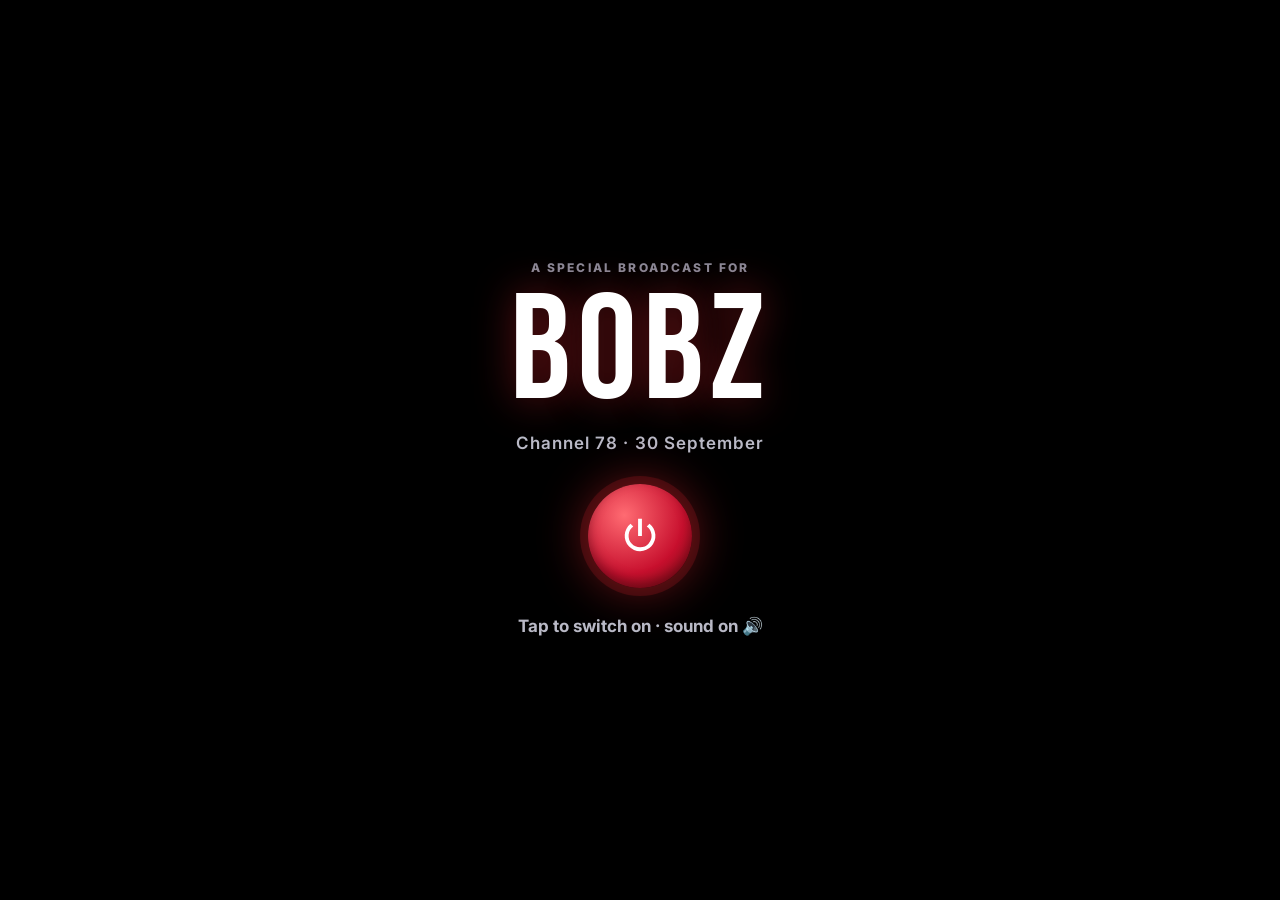
<file: bobz/index.html>
<!doctype html>
<html lang="en">
<head>
<meta charset="utf-8">
<meta name="viewport" content="width=device-width, initial-scale=1, viewport-fit=cover">
<meta name="theme-color" content="#0b0b0f">
<meta name="robots" content="noindex, nofollow">
<title>BOBZFLIX · Happy 78th, Bobz</title>
<meta name="description" content="New season: Bobz turns 78. A birthday card for the legend himself.">
<meta property="og:type" content="website">
<meta property="og:title" content="BOBZFLIX · New season: Bobz turns 78 🎬">
<meta property="og:description" content="A birthday card for the legend himself. Best on your phone, with the sound on 🔊">
<meta property="og:image" content="https://omarramzi83.github.io/Projbd/bobz/og.jpg">
<meta property="og:image:width" content="1200">
<meta property="og:image:height" content="630">
<meta property="og:url" content="https://omarramzi83.github.io/Projbd/bobz/">
<meta name="twitter:card" content="summary_large_image">
<link rel="icon" href="favicon.svg" type="image/svg+xml">
<link rel="preconnect" href="https://fonts.googleapis.com">
<link rel="preconnect" href="https://fonts.gstatic.com" crossorigin>
<link href="https://fonts.googleapis.com/css2?family=Aref+Ruqaa:wght@700&family=Bebas+Neue&family=Caveat:wght@600;700&family=Inter:wght@400;600;800;900&family=Playfair+Display:ital,wght@0,700;1,600&family=Rye&display=swap" rel="stylesheet">
<link rel="stylesheet" href="bobz.css">
</head>
<body>

<!-- Top bar -->
<header id="bar">
  <button class="bar-btn" id="to-home" type="button" hidden>‹ Episodes</button>
  <span class="logo sm" aria-hidden="true">BOBZ<span>FLIX</span></span>
  <button class="bar-btn round" id="to-jukebox" type="button" aria-label="Bobz’s Jukebox: Santana">🎸</button>
  <button class="bar-btn round" id="mute" type="button" aria-pressed="false" aria-label="Mute sound">
    <svg class="i-on" viewBox="0 0 24 24" aria-hidden="true"><path d="M4 9v6h4l5 4V5L8 9H4zm12.5 3a4.5 4.5 0 0 0-2.5-4v8a4.5 4.5 0 0 0 2.5-4zm-2.5-8.8v2.1a7 7 0 0 1 0 13.4v2.1a9 9 0 0 0 0-17.6z" fill="currentColor"/></svg>
    <svg class="i-off" viewBox="0 0 24 24" aria-hidden="true"><path d="M4 9v6h4l5 4V5L8 9H4zm12.6 3 2.7-2.7-1.4-1.4-2.7 2.7-2.7-2.7-1.4 1.4 2.7 2.7-2.7 2.7 1.4 1.4 2.7-2.7 2.7 2.7 1.4-1.4-2.7-2.7z" fill="currentColor"/></svg>
  </button>
</header>

<main id="screens">

  <!-- 0 · Switch on the TV -->
  <section class="screen tv active" data-key="tv" aria-label="Switch on the TV">
    <canvas id="static" aria-hidden="true"></canvas>
    <div class="crt" aria-hidden="true"></div>
    <div class="ident" aria-hidden="true"><span class="logo xl">BOBZ<span>FLIX</span></span></div>
    <div class="standby">
      <p class="kicker">A special broadcast for</p>
      <h1 class="standby-name">Bobz</h1>
      <p class="standby-date">Channel 78 · 30 September</p>
      <button class="power" id="power" type="button" aria-label="Switch on the TV">
        <svg viewBox="0 0 24 24" aria-hidden="true"><path d="M11 3h2v9h-2zM7.05 5.64l1.41 1.42A6 6 0 1 0 15.54 7l1.41-1.41A8 8 0 1 1 7.05 5.64z" fill="currentColor"/></svg>
      </button>
      <p class="standby-hint">Tap to switch on · sound on 🔊</p>
    </div>
  </section>

  <!-- Who's watching? -->
  <section class="screen profiles" data-key="profiles" aria-label="Who's watching?">
    <div class="prof-wrap">
      <span class="logo md" aria-hidden="true">BOBZ<span>FLIX</span></span>
      <h2 class="prof-title">Who’s watching?</h2>
      <div class="prof-grid">
        <button class="prof" type="button" data-p="bobz"><span class="av" style="--c:#e3262f">😎</span><span class="pn">Bobz</span></button>
        <button class="prof" type="button" data-p="sujooks"><span class="av" style="--c:#f59e0b">🌭</span><span class="pn">Sujooks</span></button>
        <button class="prof" type="button" data-p="doc"><span class="av" style="--c:#2563eb">🩺</span><span class="pn">Dr. Sadig</span></button>
        <button class="prof" type="button" data-p="kids"><span class="av" style="--c:#16a34a">🧸</span><span class="pn">Kids</span></button>
      </div>
      <p class="prof-msg" id="prof-msg" aria-live="polite"></p>
    </div>
  </section>

  <!-- Home -->
  <section class="screen home" data-key="home" aria-label="BOBZFLIX home">
    <div class="hero">
      <img class="hero-img" src="photos/thumbs-up.jpg" alt="Bobz giving a big thumbs up" decoding="async">
      <div class="hero-body">
        <p class="series"><span class="b">B</span> SERIES</p>
        <h1 class="hero-title">BOBZ</h1>
        <p class="hero-sub">The Legend Turns 78</p>
        <p class="meta"><span class="match">100% Match</span><span>1948</span><span class="pill">TV-78</span><span>78 Seasons</span><span class="pill">4K</span></p>
        <div class="hero-btns">
          <button class="btn white" id="play-all" type="button">▶ Play</button>
          <button class="btn ghost" id="trailer-btn" type="button">🎬 Trailer</button>
        </div>
        <p class="hero-desc">He retired at 50 to watch every film ever made. Now the man, the myth, the Turkish-coffee legend returns for his biggest season yet.</p>
        <p class="studio">A Kharem Barem Production</p>
      </div>
    </div>

    <div class="row">
      <h2 class="row-title">Season 78 · Episodes</h2>
      <ol class="eps" id="eps"></ol>
    </div>

    <div class="row">
      <h2 class="row-title">🎸 Bobz’s Jukebox · Santana’s greatest solos</h2>
      <div class="records" id="records"></div>
    </div>

    <div class="row">
      <h2 class="row-title">Top 10 in Egypt today 🇪🇬</h2>
      <div class="top10" id="top10"></div>
    </div>

    <div class="row">
      <h2 class="row-title">BOBZFLIX Originals</h2>
      <div class="originals">
        <button class="orig" type="button" data-video="video/face-off.mp4" data-title="FACE-OFF">
          <img src="video/face-off.jpg" alt="" loading="lazy" decoding="async">
          <span class="orig-badge">NEW</span>
          <span class="orig-cap"><span class="orig-t">FACE-OFF</span><small>Comedy · 2023 · 0:24</small></span>
        </button>
        <button class="orig" type="button" data-video="video/drama-king.mp4" data-title="THE DRAMA KING">
          <img src="video/drama-king.jpg" alt="" loading="lazy" decoding="async">
          <span class="orig-badge">AWARD WINNER</span>
          <span class="orig-cap"><span class="orig-t">THE DRAMA KING</span><small>Drama (obviously) · 2023 · 0:09</small></span>
        </button>
      </div>
    </div>
    <p class="home-foot">New episodes every 30th of September.</p>
  </section>

  <!-- E1 · Morning Coffee -->
  <section class="screen ep coffee" data-key="coffee" aria-label="Episode 1: Morning Coffee">
    <div class="inner">
      <header class="ep-head"><p class="ep-num">S78 · E1</p><h2 class="ep-title">Morning Coffee</h2><p class="ep-sub">He can’t start the day without it. Make his Turkish coffee, just right.</p></header>

      <div class="stove" id="stove">
        <svg class="cz" viewBox="0 0 320 280" aria-hidden="true">
          <defs>
            <linearGradient id="cu" x1="0" x2="1"><stop offset="0" stop-color="#6e3714"/><stop offset=".32" stop-color="#e09a58"/><stop offset=".5" stop-color="#c17436"/><stop offset="1" stop-color="#5a2c0f"/></linearGradient>
            <linearGradient id="wood" x1="0" y1="0" x2="0" y2="1"><stop offset="0" stop-color="#5b3a22"/><stop offset="1" stop-color="#2e1c10"/></linearGradient>
            <radialGradient id="fm" cx=".5" cy=".75" r=".75"><stop offset="0" stop-color="#f1d6ad"/><stop offset=".6" stop-color="#cfa06a"/><stop offset="1" stop-color="#9b6436"/></radialGradient>
            <linearGradient id="fl" x1="0" y1="1" x2="0" y2="0"><stop offset="0" stop-color="#1d4ed8"/><stop offset=".55" stop-color="#60a5fa"/><stop offset="1" stop-color="#fbbf24" stop-opacity=".2"/></linearGradient>
          </defs>
          <rect x="34" y="238" width="252" height="30" rx="9" fill="#24242b"/>
          <rect x="34" y="238" width="252" height="6" rx="3" fill="#34343d"/>
          <ellipse cx="160" cy="238" rx="80" ry="9" fill="#1a1a1f"/>
          <g class="flames">
            <path d="M104 238c-6-8-2-17 4-22 1 7 7 11 5 22z"/><path d="M122 238c-6-9-1-19 5-24 1 8 8 12 6 24z"/><path d="M140 238c-6-9-1-20 5-25 2 8 8 13 6 25z"/><path d="M158 238c-6-9-1-21 5-26 2 9 8 13 6 26z"/><path d="M176 238c-6-9-1-20 5-25 2 8 8 13 6 25z"/><path d="M194 238c-6-9-1-19 5-24 1 8 8 12 6 24z"/><path d="M212 238c-6-8-2-17 4-22 1 7 7 11 5 22z"/>
          </g>
          <g class="pot">
            <ellipse cx="160" cy="121" rx="53" ry="8" fill="#2a1408"/>
            <g class="foam-g"><path class="foam" d="M107 124c-2-10 6-15 13-14 2-9 13-13 20-8 5-8 21-9 27-1 8-5 20-2 22 8 9-2 16 6 13 15z" fill="url(#fm)"/><circle cx="131" cy="113" r="2.2" fill="#fff5e6" opacity=".7"/><circle cx="170" cy="108" r="1.8" fill="#fff5e6" opacity=".7"/><circle cx="191" cy="116" r="1.6" fill="#fff5e6" opacity=".6"/></g>
            <path d="M107 121 118 144 96 230q64 12 128 0l-22-86 11-23q-53 12-106 0z" fill="url(#cu)"/>
            <path d="M107 121q53 14 106 0" fill="none" stroke="#f2b477" stroke-width="3" stroke-linecap="round"/>
            <path d="M107 121l-13-6 3 10z" fill="#a85f2a"/>
            <path d="M203 150l92-36 5 11-92 37z" fill="url(#wood)"/>
            <rect x="198" y="146" width="14" height="16" rx="3" transform="rotate(-21 205 154)" fill="#c9923f"/>
            <path d="M124 170q36 8 72 0" fill="none" stroke="#f7c894" stroke-width="2" opacity=".35"/>
            <g class="spill"><path d="M109 122q-6 16-3 34q3 8 6 0q2-16 0-32z"/><path d="M205 124q7 22 3 44q-3 9-6 0q0-22-1-42z"/><path d="M150 128q-2 14 0 24q3 6 5 0q1-12-1-24z"/></g>
          </g>
          <line class="gold-line" x1="98" y1="101" x2="222" y2="101"/>
          <text class="gold-label" x="226" y="104">perfect</text>
        </svg>
        <div class="spoon" aria-hidden="true">🥄</div>
        <div class="bubbles" aria-hidden="true"></div>
      </div>

      <div class="cf-panel">
        <p class="cf-text" id="cf-text" aria-live="polite">Step 1 · Two spoons of coffee, please.</p>
        <div class="cf-controls">
          <button class="btn" id="cf-spoon" type="button">🥄 Add a spoon of coffee</button>
          <div class="sugar" id="cf-sugar" hidden>
            <button class="chip" type="button" data-s="sada"><b>سادة</b> Sada<small>no sugar</small></button>
            <button class="chip" type="button" data-s="mazboot"><b>مظبوط</b> Mazboot<small>medium</small></button>
            <button class="chip" type="button" data-s="ziyada"><b>زيادة</b> Ziyada<small>sweet</small></button>
          </div>
          <button class="btn" id="cf-stir" type="button" hidden>🌀 Stir it</button>
          <button class="btn" id="cf-fire" type="button" hidden>🔥 Light the stove</button>
          <button class="btn big" id="cf-lift" type="button" hidden>✋ Take it off the heat!</button>
          <button class="btn ghost" id="cf-again" type="button" hidden>↺ Try again</button>
        </div>
      </div>

      <div class="cup-stage" id="cup-stage" hidden>
        <div class="cup-box">
          <svg class="cup" viewBox="0 0 220 170" aria-hidden="true">
            <ellipse cx="110" cy="146" rx="92" ry="16" fill="#e9e4dc"/><ellipse cx="110" cy="143" rx="72" ry="10" fill="#fbfaf7"/>
            <path d="M58 70h104l-10 64q-42 14-84 0z" fill="#fdfcf9"/>
            <path d="M162 84q30 0 26 22t-34 20" fill="none" stroke="#fdfcf9" stroke-width="10" stroke-linecap="round"/>
            <ellipse cx="110" cy="70" rx="52" ry="11" fill="#3b1f0e"/>
            <ellipse cx="110" cy="70" rx="46" ry="8" fill="#c99a63"/>
            <circle cx="98" cy="68" r="2" fill="#f1d6ad"/><circle cx="118" cy="71" r="1.6" fill="#f1d6ad"/><circle cx="126" cy="67" r="1.4" fill="#f1d6ad"/>
            <path d="M58 70q52 12 104 0" fill="none" stroke="#d4a64a" stroke-width="2.5"/>
            <g class="steam"><path d="M92 58c-10-12 10-18 0-32"/><path d="M110 56c-10-12 10-18 0-34"/><path d="M128 58c-10-12 10-18 0-32"/></g>
          </svg>
          <div class="grounds" id="grounds" aria-hidden="true">
            <span class="g g1">🌴</span><span class="g g2">📺</span><span class="g g3">❤️</span><span class="g g4">78</span>
          </div>
        </div>
        <p class="cup-note" id="cup-note">Sabah el kheir, Bobz ☀️ Perfect wesh.</p>
        <button class="btn" id="cf-fortune" type="button">🔮 Read my fortune in the cup</button>
        <ul class="fortunes" id="fortunes"></ul>
      </div>

      <div class="nav"><button class="btn next" type="button" hidden>Next episode ▶</button><button class="skip" type="button">Skip ›</button></div>
    </div>
  </section>

  <!-- E2 · Dr. Sadig, First Class -->
  <section class="screen ep doctor" data-key="doctor" aria-label="Episode 2: Dr. Sadig, First Class">
    <div class="inner">
      <header class="ep-head"><p class="ep-num">S78 · E2</p><h2 class="ep-title">Dr. Sadig, First Class</h2><p class="ep-sub">Ear, nose, throat and eyes specialist for Saudi Airlines. He saw the whole world from seat 1A.</p></header>

      <div class="card eyechart" id="eyechart">
        <p class="ec-head">Dr. Sadig’s eye test 👁️</p>
        <div class="ec-lines">
          <p class="ec" style="--s:3.4">B</p>
          <p class="ec" style="--s:2.4">O B Z</p>
          <p class="ec" style="--s:1.8">HAPPY</p>
          <p class="ec" style="--s:1.4">78TH</p>
          <p class="ec" style="--s:1.12">BIRTHDAY</p>
          <p class="ec" style="--s:.95">DR SADIG RAMZI</p>
          <p class="ec" style="--s:.82">STILL SEES EVERYTHING</p>
          <p class="ec" style="--s:.72">ESPECIALLY A FILM TAFEE FROM A MILE AWAY</p>
        </div>
        <button class="btn" id="ec-next" type="button">👓 Read the next line</button>
      </div>

      <div class="pass saudia reveal" id="pass">
        <div class="pass-top"><span>SAUDI ARABIAN AIRLINES</span><span class="cls" id="cls">ECONOMY</span></div>
        <div class="pass-route">
          <div><small>From</small><b>JED</b><em>Jeddah</em></div>
          <div class="pass-plane">✈</div>
          <div class="to"><small>To</small><b>ANY</b><em>The whole world</em></div>
        </div>
        <div class="pass-grid">
          <div><small>Passenger</small><b>DR SADIG M. RAMZI</b></div>
          <div><small>Seat</small><b id="seat">34F</b></div>
          <div><small>Speciality</small><b>ENT &amp; EYES</b></div>
          <div><small>Ticket</small><b>FREE ✓</b></div>
        </div>
        <div class="pass-stamp" id="pass-stamp">UPGRADED</div>
        <button class="btn gold" id="upgrade" type="button">⬆ Upgrade me</button>
      </div>

      <div class="rx reveal" id="rx">
        <p class="rx-head">℞ <span>Prescription</span></p>
        <p class="rx-line">Patient: <b>Sadig Mahmoud Ramzi</b> · Age: <b>78</b></p>
        <p class="rx-line">Diagnosis: <b>Chronic legend syndrome</b></p>
        <ol class="rx-list">
          <li>Turkish coffee, one cup every morning ☕</li>
          <li>Westerns, as often as needed 🤠</li>
          <li>Pool and pergola, whenever the weather is nice ☀️</li>
          <li>Absolutely no films tafee 🚫🎬</li>
          <li>For back pain: see Episode 6 😉</li>
        </ol>
        <p class="rx-sign">Dr. <span class="from">Omar</span> <small>(not a real doctor)</small></p>
        <p class="rx-refill">Refills: unlimited</p>
      </div>

      <div class="nav"><button class="btn next" type="button" hidden>Next episode ▶</button><button class="skip" type="button">Skip ›</button></div>
    </div>
  </section>

  <!-- E3 · Officially Egyptian -->
  <section class="screen ep masri" data-key="masri" aria-label="Episode 3: Officially Egyptian">
    <div class="inner">
      <header class="ep-head"><p class="ep-num">S78 · E3</p><h2 class="ep-title">Officially Egyptian</h2><p class="ep-sub">The paperwork is in. Stamp it, ya Bobz!</p></header>

      <div class="cert" id="cert">
        <div class="cert-in">
          <p class="cert-ar">شهادة مصري أصلي</p>
          <p class="cert-title">Certificate of Official Egyptian-ness</p>
          <p class="cert-small">This is to certify that</p>
          <p class="cert-name">Sadig Mahmoud Ramzi</p>
          <p class="cert-small">is, by ancestry, by paperwork and by attitude,</p>
          <p class="cert-big">100% Egyptian 🇪🇬</p>
          <div class="cert-foot">
            <div><span class="sig">Bobz</span><small>Holder</small></div>
            <div class="seal" aria-hidden="true"><span>78</span></div>
            <div><span class="sig">The family</span><small>Issued by</small></div>
          </div>
          <div class="cert-stamp" id="cert-stamp" aria-hidden="true"><b>APPROVED</b><span>مصري أصلي</span></div>
        </div>
      </div>
      <button class="btn big stamp-btn" id="stamp-btn" type="button">🔨 Stamp it!</button>

      <div class="checklist reveal" id="checklist">
        <p class="kicker">The official Egyptian checklist</p>
        <button class="chk" type="button">📜 Official paperwork</button>
        <button class="chk" type="button">🏡 A villa in Al-Rehab</button>
        <button class="chk" type="button">☕ Turkish coffee every morning</button>
        <button class="chk" type="button">🇪🇬 Big fan of President Sisi</button>
        <button class="chk" type="button">🎬 Calls bad films “tafee”</button>
        <p class="chk-result" id="chk-result" hidden>Result: <b>100% Masri.</b> Mabrook, ya Bobz! 🇪🇬</p>
      </div>
      <p class="roots reveal" id="roots">Originally Sudanese 🇸🇩 · Egyptian by ancestry 🇪🇬 · married to an Irish lady ☘️<br><b>A true international man.</b></p>

      <div class="nav"><button class="btn next" type="button" hidden>Next episode ▶</button><button class="skip" type="button">Skip ›</button></div>
    </div>
  </section>

  <!-- E4 · Villa Rehab -->
  <section class="screen ep villa" data-key="villa" aria-label="Episode 4: Villa Rehab">
    <div class="inner">
      <header class="ep-head"><p class="ep-num">S78 · E4</p><h2 class="ep-title">Villa Rehab</h2><p class="ep-sub">Live from the back garden: the pool, the waterfall and the pergola.</p></header>

      <div class="cam" id="cam">
        <div class="cam-view on" data-cam="pool">
          <div class="stage-img">
            <img src="photos/pool.jpg" alt="The pool at the villa, with its rock waterfall and dolphins on the floor" decoding="async">
            <div class="falls" aria-hidden="true"><i></i><i></i><i></i><i></i><i></i><span class="mist"></span></div>
            <div class="dolphin d1" aria-hidden="true">🐬</div>
            <div class="dolphin d2" aria-hidden="true">🐬</div>
            <button class="hot" type="button" data-t="falls" style="left:39%;top:23%;width:17%;height:19%" aria-label="Turn on the waterfall"></button>
            <button class="hot pool-hot" type="button" data-t="dolphins" style="left:31%;top:43%;width:38%;height:52%" aria-label="Wake up the dolphins"></button>
          </div>
        </div>
        <div class="cam-view" data-cam="pergola">
          <div class="stage-img">
            <img src="photos/pergola.jpg" alt="The pergola where Bobz has tea and lunch" loading="lazy" decoding="async">
            <div class="lights" aria-hidden="true"></div>
            <div class="tea" aria-hidden="true">🫖<span>☕</span><span>☕</span></div>
            <button class="hot" type="button" data-t="tea" style="left:24%;top:40%;width:50%;height:26%" aria-label="Tea under the pergola"></button>
          </div>
          <p class="mom-bubble" id="mom-bubble" hidden>“Sujooks! Your tea’s getting cold!” ☕</p>
        </div>
        <div class="party" aria-hidden="true"></div>
        <div class="hud" aria-hidden="true"><span class="rec">● REC</span><span class="cam-name" id="cam-name">CAM 1 · POOL</span><span class="cam-time" id="cam-time">30.09 · 16:00</span></div>
      </div>
      <div class="cam-switch" role="tablist">
        <button class="on" type="button" data-cam="pool" role="tab" aria-selected="true">📹 Cam 1 · Pool</button>
        <button type="button" data-cam="pergola" role="tab" aria-selected="false">📹 Cam 2 · Pergola</button>
      </div>
      <div class="todo" id="villa-todo">
        <p class="kicker">Tap around the garden</p>
        <button class="task" type="button" data-t="falls">💦 Turn on the waterfall</button>
        <button class="task" type="button" data-t="dolphins">🐬 Wake up the dolphins</button>
        <button class="task" type="button" data-t="tea">☕ Tea under the pergola</button>
        <button class="task" type="button" data-t="party">🎈 Decorate for the party</button>
      </div>

      <div class="nav"><button class="btn next" type="button" hidden>Next episode ▶</button><button class="skip" type="button">Skip ›</button></div>
    </div>
  </section>

  <!-- E5 · Film Tafee! -->
  <section class="screen ep tafee" data-key="tafee" aria-label="Episode 5: Film Tafee">
    <div class="inner">
      <header class="ep-head"><p class="ep-num">S78 · E5</p><h2 class="ep-title">Film Tafee!</h2><p class="ep-sub">When a film is bad, he can’t stand it. Tonight, Bobz is the critic.</p></header>

      <div class="critic">
        <div class="poster-stage" id="poster-stage"></div>
        <p class="critic-note" id="critic-note" aria-live="polite">Great film, or <b>film tafee</b>?</p>
        <div class="verdict" id="verdict">
          <button class="btn good" id="v-good" type="button">👍 Great film</button>
          <button class="btn bad" id="v-bad" type="button">👎 Film tafee!</button>
        </div>
        <p class="tf-score">Films reviewed <b id="tf-count">0</b>/5 · Tafee <b id="tf-tafee">0</b></p>
      </div>

      <div class="reaction reveal" id="reaction">
        <p class="kicker">Live audience reaction 😂</p>
        <div class="vid-frame"><video id="reaction-vid" src="video/face-off.mp4" poster="video/face-off.jpg" playsinline controls preload="none"></video></div>
      </div>

      <div class="nav"><button class="btn next" type="button" hidden>Next episode ▶</button><button class="skip" type="button">Skip ›</button></div>
    </div>
  </section>

  <!-- E6 · Scam Busters -->
  <section class="screen ep scam" data-key="scam" aria-label="Episode 6: Scam Busters">
    <div class="inner">
      <header class="ep-head"><p class="ep-num">S78 · E6</p><h2 class="ep-title">Scam Busters</h2><p class="ep-sub">WhatsApp safety training for our most trusting viewer. Scam, or legit?</p></header>

      <div class="phone sc-phone" id="sc-phone">
        <div class="wa-head"><span class="wa-back">‹</span><span class="wa-av" id="sc-av">🌸</span><span class="wa-name"><b id="sc-name">Auntie</b><small id="sc-status">online</small></span></div>
        <div class="wa-body sc-body" id="sc-body"></div>
      </div>
      <div class="verdict" id="sc-verdict">
        <button class="btn bad" id="sc-scam" type="button">🚩 Scam!</button>
        <button class="btn good" id="sc-legit" type="button">✅ Legit</button>
      </div>
      <p class="critic-note" id="sc-note" aria-live="polite">Is this message a scam, or legit?</p>
      <p class="tf-score">Message <b id="sc-n">1</b>/5 · Scams spotted <b id="sc-caught">0</b></p>

      <div class="sc-cert reveal" id="sc-cert">
        <p class="sc-badge" aria-hidden="true">🛡️</p>
        <p class="sc-title" id="sc-title">Certified Scam-Proof</p>
        <p class="sc-text" id="sc-text"></p>
        <p class="sc-rule"><b>Bobz’s golden rule:</b> never send card details on WhatsApp, not even to family. If someone asks, call them first 📞</p>
      </div>

      <div class="nav"><button class="btn next" type="button" hidden>Next episode ▶</button><button class="skip" type="button">Skip ›</button></div>
    </div>
  </section>

  <!-- E6 · The Good, the Bad & the Back Pain -->
  <section class="screen ep western" data-key="western" aria-label="Episode 7: The Good, the Bad and the Back Pain">
    <div class="inner">
      <header class="ep-head"><p class="ep-num">S78 · E7</p><h2 class="ep-title">The Good, the Bad &amp; the Back Pain</h2><p class="ep-sub">A western. Finally, a film that isn’t tafee.</p></header>

      <div class="wanted" id="wanted">
        <p class="w-top">WANTED</p>
        <div class="w-face" aria-hidden="true">😖</div>
        <p class="w-name">BACK PAIN</p>
        <p class="w-crime">For crimes against Bobz’s back</p>
        <p class="w-reward">REWARD<br><b>1 back massager</b></p>
        <div class="w-caught" id="w-caught">CAUGHT</div>
      </div>

      <div class="duel" id="duel">
        <svg class="west-bg" viewBox="0 0 400 260" preserveAspectRatio="xMidYMax slice" aria-hidden="true">
          <defs>
            <linearGradient id="sky" x1="0" y1="0" x2="0" y2="1"><stop offset="0" stop-color="#2b1055"/><stop offset=".45" stop-color="#b8325a"/><stop offset=".75" stop-color="#ff8a3d"/><stop offset="1" stop-color="#ffd27a"/></linearGradient>
            <linearGradient id="dirt" x1="0" y1="0" x2="0" y2="1"><stop offset="0" stop-color="#5a2a24"/><stop offset="1" stop-color="#1c0d10"/></linearGradient>
            <radialGradient id="sunG"><stop offset="0" stop-color="#fff1b8"/><stop offset=".55" stop-color="#ffd27a"/><stop offset="1" stop-color="#ffd27a" stop-opacity="0"/></radialGradient>
          </defs>
          <rect width="400" height="260" fill="url(#sky)"/>
          <circle cx="200" cy="176" r="70" fill="url(#sunG)"/>
          <circle cx="200" cy="176" r="30" fill="#fff4c9"/>
          <path d="M0 186h40l8-26h44l10 26h60l6-14h34l8 14h90l12-34h50l10 34h38v74H0z" fill="#7a2f45"/>
          <rect y="192" width="400" height="68" fill="url(#dirt)"/>
          <g fill="#1a0b0e">
            <path d="M14 196V120h66v76z"/><path d="M8 120h78v-8H8z"/><rect x="24" y="150" width="18" height="46"/><rect x="52" y="136" width="18" height="14"/>
            <path d="M342 196v-40a8 8 0 0 1 16 0v14h8v-22a6 6 0 0 1 12 0v30a6 6 0 0 1-6 6h-14v12z"/>
            <path d="M300 196v-22a5 5 0 0 1 10 0v22z"/>
          </g>
          <text x="47" y="131" text-anchor="middle" font-family="Rye, serif" font-size="9" fill="#ffd27a">SALOON</text>
          <g class="cb hero-cb" transform="translate(96 196)">
            <path d="M-19-58h38l-6-5c-2-9-7-13-13-13s-11 4-13 13z" fill="#140a0c"/><ellipse cx="0" cy="-58" rx="22" ry="4" fill="#140a0c"/>
            <circle cx="0" cy="-49" r="8" fill="#140a0c"/>
            <path d="M-11-41h22l4 26h-4l-2 15h-7l-2-12-2 12h-7l-2-15h-4z" fill="#140a0c"/>
            <path d="M11-38l14 14-4 3-12-10z" fill="#140a0c" class="arm"/>
          </g>
          <g class="cb villain-cb" transform="translate(306 196)">
            <g class="villain-body">
              <path d="M-4-40a11 9 0 0 0-20 6l-2 34h7l3-18 4 18h7l1-22z" fill="#140a0c"/>
              <circle cx="-25" cy="-38" r="7" fill="#140a0c"/>
              <path d="M-38-44h26l-4-4c-2-6-5-9-9-9s-8 3-9 9z" fill="#140a0c"/><ellipse cx="-25" cy="-44" rx="15" ry="3" fill="#140a0c"/>
              <path d="M-26-26l-14 26h3l14-24z" fill="#3b2418"/>
            </g>
          </g>
          <text class="cb-label" x="96" y="212" text-anchor="middle">SHERIFF BOBZ</text>
          <text class="cb-label" x="292" y="212" text-anchor="middle">BACK PAIN</text>
          <g class="dust"><circle cx="292" cy="192" r="10"/><circle cx="306" cy="188" r="13"/><circle cx="320" cy="193" r="9"/></g>
        </svg>
        <div class="tumbleweed" aria-hidden="true"></div>
        <div class="draw-sign" id="draw-sign" aria-hidden="true">DRAW!</div>
        <div class="bang" id="bang" aria-hidden="true">BANG!</div>
        <button class="duel-tap" id="duel-tap" type="button" aria-label="Draw!"></button>
      </div>
      <p class="duel-text" id="duel-text" aria-live="polite">When you see <b>DRAW!</b>, tap the screen as fast as you can.</p>
      <button class="btn big" id="duel-btn" type="button">🤠 Start the duel</button>

      <div class="gift reveal" id="gift">
        <p class="kicker">Your reward, Sheriff</p>
        <button class="giftbox" id="giftbox" type="button" aria-label="Open your present">
          <span class="lid"></span><span class="box"></span><span class="bow">🎀</span>
        </button>
        <div class="gift-inside" id="gift-inside" hidden>
          <p class="gift-emoji">💆‍♂️</p>
          <p class="gift-title">A back massager!</p>
          <p class="gift-text">Your real present from <span class="from">Omar</span>. Back Pain doesn’t stand a chance now 💪</p>
        </div>
      </div>

      <figure class="amigos reveal" id="amigos">
        <img src="photos/sombrero-both.jpg" alt="Bobz in a big blue sombrero at a Mexican restaurant" loading="lazy" decoding="async">
        <figcaption><b>THE TWO AMIGOS</b><span>Also now showing on BOBZFLIX 🌮🤠</span></figcaption>
      </figure>

      <div class="nav"><button class="btn next" type="button" hidden>Next episode ▶</button><button class="skip" type="button">Skip ›</button></div>
    </div>
  </section>

  <!-- E7 · Make 78 Great Again -->
  <section class="screen ep rally" data-key="rally" aria-label="Episode 8: Make 78 Great Again">
    <div class="inner">
      <header class="ep-head"><p class="ep-num">S78 · E8</p><h2 class="ep-title">Make 78 Great Again</h2><p class="ep-sub">The rally of the year. The crowds are huge. Believe me.</p></header>

      <div class="stage">
        <svg class="cap" viewBox="0 0 300 150" aria-hidden="true">
          <path d="M40 112q4-86 110-90 106 4 110 90z" fill="#c8102e"/>
          <path d="M40 112q110 18 220 0 30 4 36 14-150 30-292 0 6-10 36-14z" fill="#a50d26"/>
          <path d="M150 22q-8 46 0 94" stroke="#a50d26" stroke-width="2" fill="none"/>
          <circle cx="150" cy="24" r="5" fill="#a50d26"/>
          <text x="150" y="64" text-anchor="middle" class="cap-t">MAKE 78</text>
          <text x="150" y="92" text-anchor="middle" class="cap-t">GREAT AGAIN</text>
        </svg>
        <figure class="rally-photo">
          <img src="photos/thumbs-up.jpg" alt="Bobz in his red cap giving a thumbs up" loading="lazy" decoding="async">
          <figcaption>BOBZ <span>2026</span></figcaption>
        </figure>
      </div>

      <div class="crowd" id="crowd" aria-hidden="true"></div>
      <p class="chant" id="chant" aria-live="polite"></p>
      <button class="btn big red" id="cheer" type="button">📣 Tap to cheer</button>
      <p class="crowd-size">Crowd size: <b id="crowd-n">0</b> <small id="crowd-note">(so far)</small></p>

      <div class="ticker" aria-hidden="true"><span class="tk-label">BREAKING</span><div class="tk-track"><span id="tk-text">BOBZ TURNS 78 ● Many people are saying he’s the best dad in history ● Tremendous ● Crowds in Rehab City: the biggest ever ● Turkish coffee stocks soar ● Family WhatsApp group hits 10,000 forwarded videos ● Film tafee ratings at record lows ●&nbsp;</span></div></div>

      <div class="phone reveal" id="phone">
        <div class="wa-head"><span class="wa-back">‹</span><span class="wa-av">🇪🇬</span><span class="wa-name"><b>Family ❤️</b><small>Bobz, Mom, <span class="from">Omar</span> and everyone</small></span></div>
        <div class="wa-body" id="wa-body"></div>
        <div class="wa-replies" id="wa-replies" hidden>
          <button class="wa-quick" type="button" data-r="thumb">👍</button>
          <button class="wa-quick" type="button" data-r="thanks">Thank you all ❤️</button>
          <button class="wa-quick" type="button" data-r="fwd">↪ Forward a video</button>
        </div>
      </div>

      <div class="nav"><button class="btn next" type="button" hidden>The Birthday Special ▶</button><button class="skip" type="button">Skip ›</button></div>
    </div>
  </section>

  <!-- E8 · The Birthday Special -->
  <section class="screen ep special" data-key="special" aria-label="The Birthday Special">
    <div class="inner">
      <header class="ep-head"><p class="ep-num">S78 · Special</p><h2 class="ep-title">The Birthday Special</h2><p class="ep-sub">Make a wish, Bobz.</p></header>

      <div class="cake-stage" id="cake-stage">
        <svg class="cake" viewBox="0 0 300 250" aria-hidden="true">
          <defs>
            <linearGradient id="choc" x1="0" x2="0" y1="0" y2="1"><stop offset="0" stop-color="#6b3a22"/><stop offset="1" stop-color="#3d1f10"/></linearGradient>
            <linearGradient id="cand" x1="0" x2="1"><stop offset="0" stop-color="#f2c14e"/><stop offset=".5" stop-color="#ffe7a3"/><stop offset="1" stop-color="#d49b23"/></linearGradient>
          </defs>
          <ellipse cx="150" cy="236" rx="128" ry="12" fill="#1c1c22"/>
          <ellipse cx="150" cy="232" rx="118" ry="11" fill="#e8e1d6"/>
          <path d="M42 150h216v74q-108 18-216 0z" fill="url(#choc)"/>
          <ellipse cx="150" cy="150" rx="108" ry="15" fill="#7b4428"/>
          <g class="icing"><rect x="40" y="144" width="220" height="12" rx="6" fill="#fff5e8"/><rect x="42" y="150" width="12" height="14" rx="6" fill="#fff5e8"/><rect x="61" y="150" width="12" height="22" rx="6" fill="#fff5e8"/><rect x="79" y="150" width="12" height="12" rx="6" fill="#fff5e8"/><rect x="98" y="150" width="12" height="26" rx="6" fill="#fff5e8"/><rect x="116" y="150" width="12" height="16" rx="6" fill="#fff5e8"/><rect x="135" y="150" width="12" height="20" rx="6" fill="#fff5e8"/><rect x="153" y="150" width="12" height="11" rx="6" fill="#fff5e8"/><rect x="172" y="150" width="12" height="24" rx="6" fill="#fff5e8"/><rect x="190" y="150" width="12" height="15" rx="6" fill="#fff5e8"/><rect x="209" y="150" width="12" height="21" rx="6" fill="#fff5e8"/><rect x="227" y="150" width="12" height="13" rx="6" fill="#fff5e8"/><rect x="246" y="150" width="12" height="18" rx="6" fill="#fff5e8"/></g>
          <path d="M80 104h140v50q-70 12-140 0z" fill="url(#choc)"/>
          <ellipse cx="150" cy="104" rx="70" ry="11" fill="#7b4428"/>
          <g class="icing"><rect x="78" y="98" width="144" height="12" rx="6" fill="#fff5e8"/><rect x="80" y="104" width="12" height="12" rx="6" fill="#fff5e8"/><rect x="98" y="104" width="12" height="20" rx="6" fill="#fff5e8"/><rect x="117" y="104" width="12" height="14" rx="6" fill="#fff5e8"/><rect x="135" y="104" width="12" height="24" rx="6" fill="#fff5e8"/><rect x="153" y="104" width="12" height="11" rx="6" fill="#fff5e8"/><rect x="171" y="104" width="12" height="18" rx="6" fill="#fff5e8"/><rect x="190" y="104" width="12" height="22" rx="6" fill="#fff5e8"/><rect x="208" y="104" width="12" height="13" rx="6" fill="#fff5e8"/></g>
          <text x="150" y="204" text-anchor="middle" class="cake-t">Happy Birthday Bobz</text>
          <g class="sprinkles"><rect x="60" y="208" width="6" height="2" rx="1" fill="#f2c14e" transform="rotate(20 63 209)"/><rect x="96" y="214" width="6" height="2" rx="1" fill="#e3262f" transform="rotate(-30 99 215)"/><rect x="200" y="212" width="6" height="2" rx="1" fill="#60a5fa" transform="rotate(40 203 213)"/><rect x="236" y="206" width="6" height="2" rx="1" fill="#f2c14e" transform="rotate(-20 239 207)"/><rect x="120" y="136" width="6" height="2" rx="1" fill="#e3262f" transform="rotate(25 123 137)"/><rect x="178" y="138" width="6" height="2" rx="1" fill="#60a5fa" transform="rotate(-35 181 139)"/></g>
          <g class="cn c7"><path d="M112 40h34v9l-17 45h-11l16-43h-22z" fill="url(#cand)" stroke="#b8860b" stroke-width="1"/><line x1="129" y1="40" x2="129" y2="32" stroke="#333" stroke-width="2"/></g>
          <g class="cn c8"><path d="M171 94c-12 0-19-7-19-15 0-6 3-10 8-12-4-2-6-6-6-10 0-8 7-13 17-13s17 5 17 13c0 4-2 8-6 10 5 2 8 6 8 12 0 8-7 15-19 15zm0-32c4 0 7-2 7-6s-3-6-7-6-7 2-7 6 3 6 7 6zm0 24c5 0 8-3 8-7s-3-7-8-7-8 3-8 7 3 7 8 7z" fill="url(#cand)" stroke="#b8860b" stroke-width="1"/><line x1="171" y1="44" x2="171" y2="32" stroke="#333" stroke-width="2"/></g>
        </svg>
        <button class="flame f7" type="button" style="left:43%;top:13%" aria-label="Blow out the 7"><i></i></button>
        <button class="flame f8" type="button" style="left:57%;top:13%" aria-label="Blow out the 8"><i></i></button>
        <span class="smoke s7" style="left:43%;top:4%"></span><span class="smoke s8" style="left:57%;top:4%"></span>
      </div>
      <div class="blow" id="blow">
        <button class="btn" id="mic" type="button">🎤 Blow out the candles</button>
        <p class="blow-or" id="blow-or">or tap the flames</p>
        <div class="meter-wrap" id="meter-wrap" hidden><div class="meter" id="meter"></div></div>
      </div>
      <div class="hb reveal" id="hb">
        <p class="hb-ar" lang="ar" dir="rtl">كل سنة وإنت طيب يا بابا</p>
        <p class="hb-en">Happy 78th birthday, Dad!</p>
      </div>

      <article class="letter reveal" id="letter">
        <p class="l-hi">Dear Bobz,</p>
        <p>Happy 78th birthday! 🎂</p>
        <p>You retired at fifty and made it look like the smartest decision in history. While the rest of us were busy working, you perfected the good life: Turkish coffee every morning, tea under the pergola, a swim when the weather’s nice, and a very strict film policy. If it’s tafee, it’s off.</p>
        <p>You’ve been a doctor who flew the world first class, a western expert, the family’s most dedicated news reporter on WhatsApp, and now, officially, a real Egyptian. 🇪🇬</p>
        <p>But the best role you’ve ever played is Dad. Thank you for everything, and for always giving us a big thumbs up. 👍</p>
        <p>I hope the back massager keeps Back Pain out of town for good, and that this year brings you good health, great films and many, many more birthdays.</p>
        <p>I love you, Dad. Kol sana w enta tayeb.</p>
        <p class="l-sign">Your son,<br><span class="from">Omar</span></p>
        <p class="l-ps">P.S. If anyone on WhatsApp asks for your credit card details, even family… call them first 😂</p>
      </article>

      <figure class="throwback reveal">
        <div class="filmstrip"><img src="photos/family-1990.jpg" alt="An old family photo: Bobz, Mom and the kids" loading="lazy" decoding="async"></div>
        <figcaption>Throwback · the original cast 📼</figcaption>
      </figure>

      <section class="credits reveal" id="credits" aria-label="End credits">
        <div class="cr-window"><div class="cr-roll" id="cr-roll">
          <p class="cr-top">Kharem Barem Productions presents</p>
          <p class="cr-big">BOBZ<br><small>The Legend Turns 78</small></p>
          <p class="cr-h">Starring</p><p>Sadig Mahmoud Ramzi <i>as</i> Bobz</p>
          <p class="cr-h">Also starring</p>
          <p>Mom <i>as</i> the only one allowed to call him “Sujooks”</p>
          <p>Turkish coffee <i>as</i> itself</p>
          <p>The pool, the waterfall &amp; the pergola <i>as</i> themselves</p>
          <p>The back massager <i>as</i> the hero</p>
          <p>Back Pain <i>as</i> the villain (defeated)</p>
          <p>The remote control <i>as</i> the remote control</p>
          <p>A hacked WhatsApp account <i>as</i> the scammer (nice try)</p>
          <p class="cr-h">Special thanks</p>
          <p>Every western ever made</p><p>Seat 1A</p><p>The family WhatsApp group</p>
          <p class="cr-h">Filmed on location in</p><p>Al-Rehab City, Egypt 🇪🇬</p>
          <p class="cr-h">Soundtrack</p><p>Carlos Santana, obviously 🎸</p>
          <p class="cr-h">Produced by</p><p>Kharem Barem Productions</p>
          <p class="cr-h">Made with love by</p><p><span class="from">Omar</span></p>
          <p class="cr-note">No films were tafee in the making of this card.</p>
          <p class="cr-top">© 1948 – forever · Kharem Barem Productions</p>
        </div></div>
        <button class="btn ghost" id="roll" type="button">▶ Roll the credits</button>
      </section>

      <div class="end-actions reveal" id="end-actions">
        <button class="btn ghost" id="again" type="button">↺ Watch again</button>
        <button class="btn ghost" id="trailer-end" type="button">🎬 Trailer</button>
        <button class="btn ghost" id="home-end" type="button">🎞 Episodes</button>
        <button class="btn ghost" id="jukebox-end" type="button">🎸 Jukebox</button>
      </div>
      <p class="foot">Made with love (and zero tafee) for your 78th</p>
    </div>
  </section>

  <!-- Bobz's Jukebox · Santana -->
  <section class="screen jukebox" data-key="jukebox" aria-label="Bobz’s Jukebox: Santana’s greatest solos">
    <div class="inner">
      <header class="ep-head"><p class="ep-num">BOBZFLIX Music</p><h2 class="ep-title">Bobz’s Jukebox 🎸</h2><p class="ep-sub">Santana’s greatest solos. Pick a record and turn it up.</p></header>
      <div class="jbox">
        <div class="jb-screen" id="jb-screen">
          <div class="jb-idle" id="jb-idle"><div class="vinyl" aria-hidden="true"></div><p>Pick a record ↓</p></div>
        </div>
        <p class="jb-now" id="jb-now" aria-live="polite">Nothing playing yet</p>
        <div class="jb-grid" id="jb-grid"></div>
      </div>
      <p class="jb-note">The songs play from YouTube. If one doesn’t start by itself, tap the video.</p>
    </div>
  </section>

</main>

<!-- Episode title card -->
<div id="titlecard" aria-hidden="true"><p class="tc-studio">Kharem Barem Productions presents</p><p class="tc-num" id="tc-num"></p><p class="tc-title" id="tc-title"></p></div>

<!-- Trailer -->
<div id="trailer" role="dialog" aria-label="Trailer" hidden>
  <div class="tr-slides">
    <div class="tr-slide" data-from="0"><img src="video/drama-king.jpg" alt=""></div>
    <div class="tr-slide" data-from="9.4"><div class="tr-sky"><span class="tr-plane">✈️</span></div></div>
    <div class="tr-slide" data-from="13.9"><div class="tr-flag"></div></div>
    <div class="tr-slide" data-from="18.2"><img src="video/face-off.jpg" alt=""></div>
    <div class="tr-slide" data-from="21.9"><img src="photos/thumbs-up.jpg" alt=""></div>
    <div class="tr-slide" data-from="26.6"><div class="tr-logo"><span class="logo xl">BOBZ<span>FLIX</span></span></div></div>
  </div>
  <p class="tr-studio" id="tr-studio"><span>Kharem Barem</span> Productions<small>presents</small></p>
  <p class="tr-cap" id="tr-cap" aria-live="polite"></p>
  <div class="tr-bar"><i id="tr-fill"></i></div>
  <button class="tr-skip" id="tr-skip" type="button">Skip ›</button>
</div>

<!-- Video player -->
<div id="player" role="dialog" aria-label="Video player" hidden>
  <div class="pl-box">
    <p class="pl-title" id="pl-title"></p>
    <video id="pl-video" playsinline controls preload="none"></video>
    <button class="btn ghost" id="pl-close" type="button">✕ Close</button>
  </div>
</div>

<div id="toast" role="status" aria-live="polite"></div>
<canvas id="confetti" aria-hidden="true"></canvas>
<audio id="trailer-audio" src="audio/trailer.mp3" preload="none"></audio>
<audio id="cowboy-audio" src="audio/cowboy.mp3" preload="none"></audio>

<script src="bobz.js"></script>
</body>
</html>
</file>
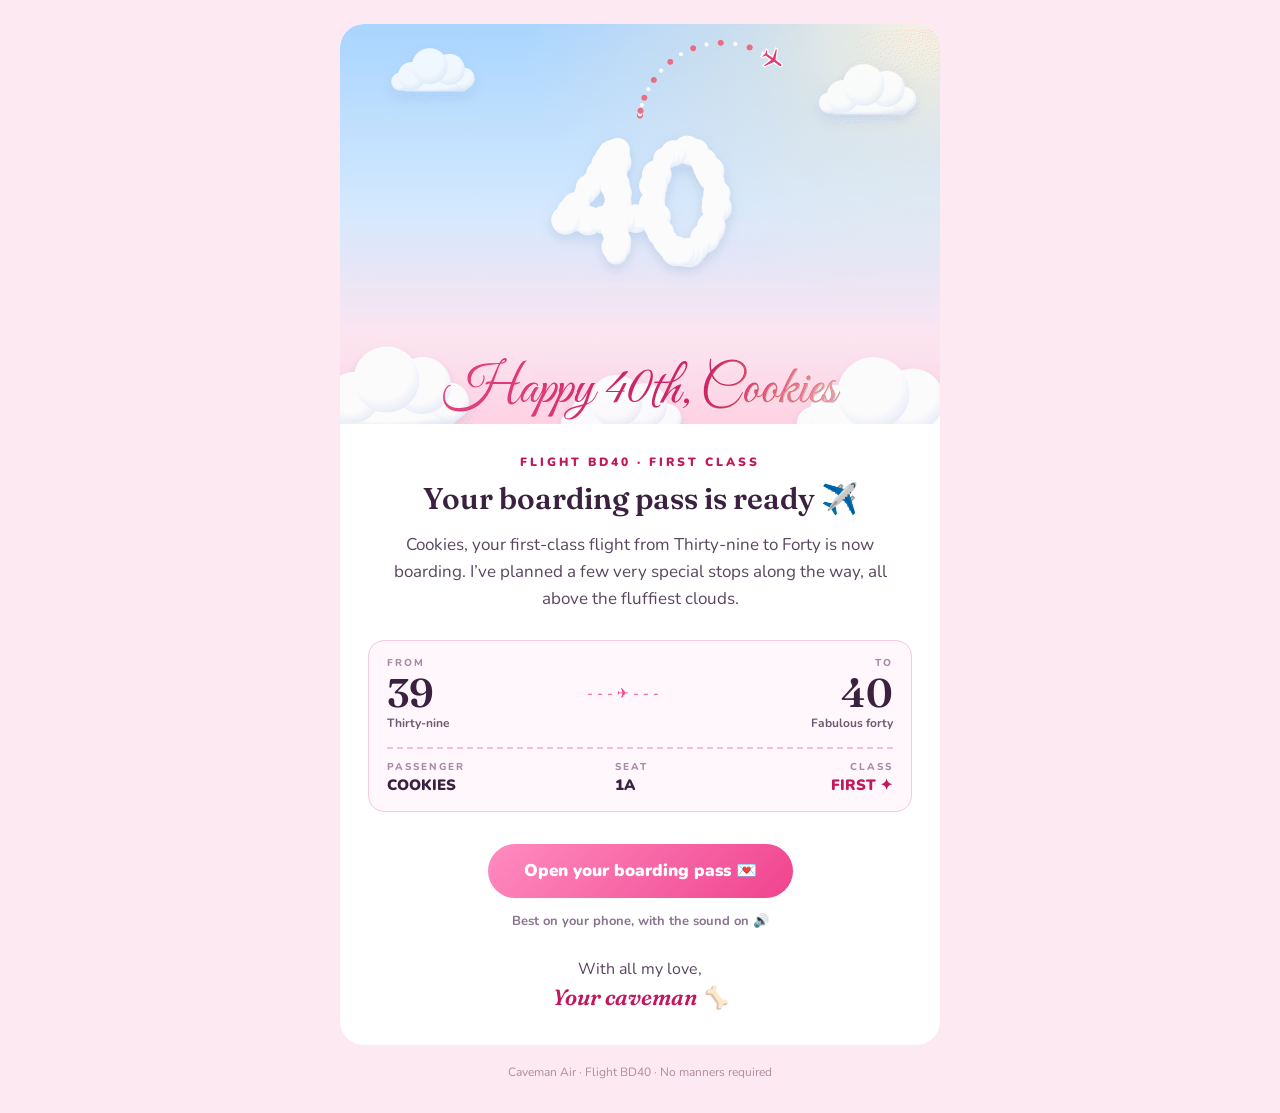
<file: email/index.html>
<!doctype html>
<html lang="en" xmlns="http://www.w3.org/1999/xhtml">
<head>
<meta charset="utf-8">
<meta name="viewport" content="width=device-width, initial-scale=1">
<meta name="x-apple-disable-message-reformatting">
<meta name="format-detection" content="telephone=no, date=no, address=no, email=no">
<meta name="color-scheme" content="light only">
<meta name="supported-color-schemes" content="light only">
<meta name="robots" content="noindex, nofollow">
<title>Flight BD40 · Boarding now</title>
<link href="https://fonts.googleapis.com/css2?family=Fraunces:opsz,wght@9..144,600&family=Nunito:wght@600;800;900&display=swap" rel="stylesheet">
<style>
  body { margin: 0; padding: 0; }
  a { text-decoration: none; }
  @media (max-width: 620px) {
    .w100 { width: 100% !important; }
    .px { padding-left: 22px !important; padding-right: 22px !important; }
    .h1 { font-size: 27px !important; }
  }
</style>
</head>
<body style="margin:0;padding:0;background-color:#fde9f2;">
  <div style="display:none;max-height:0;max-width:0;overflow:hidden;opacity:0;mso-hide:all;">Seat 1A, window, above the fluffiest clouds. Your boarding pass is inside 💗&#8199;&#847;&#8199;&#847;&#8199;&#847;&#8199;&#847;&#8199;&#847;&#8199;&#847;&#8199;&#847;&#8199;&#847;&#8199;&#847;&#8199;&#847;&#8199;&#847;&#8199;&#847;</div>
  <table role="presentation" width="100%" cellpadding="0" cellspacing="0" border="0" style="background-color:#fde9f2;">
    <tr>
      <td align="center" style="padding:24px 10px 32px;">
        <table role="presentation" class="w100" width="100%" cellpadding="0" cellspacing="0" border="0" style="width:100%;max-width:600px;background-color:#ffffff;border-radius:24px;overflow:hidden;">
          <tr>
            <td style="padding:0;line-height:0;font-size:0;">
              <a href="https://omarramzi83.github.io/Projbd/" target="_blank"><img src="https://omarramzi83.github.io/Projbd/email/header.gif" width="600" alt="Happy 40th, Cookies: a little plane sky-writes a heart around a big fluffy cloud 40" style="display:block;width:100%;max-width:600px;height:auto;border:0;outline:none;border-radius:24px 24px 0 0;background-color:#d3e9ff;"></a>
            </td>
          </tr>
          <tr>
            <td class="px" align="center" style="padding:30px 36px 6px;font-family:Nunito,'Helvetica Neue',Helvetica,Arial,sans-serif;">
              <p style="margin:0 0 10px;font-size:12px;line-height:16px;font-weight:900;letter-spacing:3px;text-transform:uppercase;color:#c2185b;">Flight BD40 &middot; First class</p>
              <h1 class="h1" style="margin:0 0 14px;font-family:Fraunces,Georgia,'Times New Roman',serif;font-size:30px;line-height:37px;font-weight:600;color:#3a2140;">Your boarding pass is ready&nbsp;✈️</h1>
              <p style="margin:0;font-size:17px;line-height:27px;color:#5b4660;">Cookies, your first-class flight from Thirty-nine to Forty is now boarding. I’ve planned a few very special stops along the way, all above the fluffiest clouds.</p>
            </td>
          </tr>
          <tr>
            <td class="px" style="padding:22px 28px 6px;">
              <table role="presentation" width="100%" cellpadding="0" cellspacing="0" border="0" style="border:1px solid #f6cadd;border-radius:16px;background-color:#fff7fb;">
                <tr>
                  <td style="padding:16px 18px 6px;font-family:Nunito,'Helvetica Neue',Helvetica,Arial,sans-serif;" valign="top">
                    <p style="margin:0;font-size:10px;line-height:12px;font-weight:800;letter-spacing:2px;text-transform:uppercase;color:#a88ba9;">From</p>
                    <p style="margin:2px 0 0;font-family:Fraunces,Georgia,serif;font-size:40px;line-height:44px;font-weight:600;color:#3a2140;">39</p>
                    <p style="margin:0;font-size:12px;line-height:16px;font-weight:700;color:#6f5873;">Thirty-nine</p>
                  </td>
                  <td align="center" valign="middle" style="padding:16px 4px 6px;font-family:Nunito,'Helvetica Neue',Helvetica,Arial,sans-serif;font-size:14px;line-height:18px;color:#f0438e;white-space:nowrap;">- - - ✈ - - -</td>
                  <td align="right" style="padding:16px 18px 6px;font-family:Nunito,'Helvetica Neue',Helvetica,Arial,sans-serif;" valign="top">
                    <p style="margin:0;font-size:10px;line-height:12px;font-weight:800;letter-spacing:2px;text-transform:uppercase;color:#a88ba9;">To</p>
                    <p style="margin:2px 0 0;font-family:Fraunces,Georgia,serif;font-size:40px;line-height:44px;font-weight:600;color:#3a2140;">40</p>
                    <p style="margin:0;font-size:12px;line-height:16px;font-weight:700;color:#6f5873;">Fabulous forty</p>
                  </td>
                </tr>
                <tr>
                  <td colspan="3" style="padding:10px 18px 16px;">
                    <table role="presentation" width="100%" cellpadding="0" cellspacing="0" border="0" style="border-top:2px dashed #f3c2d7;">
                      <tr>
                        <td style="padding-top:12px;font-family:Nunito,'Helvetica Neue',Helvetica,Arial,sans-serif;" valign="top">
                          <p style="margin:0;font-size:10px;line-height:12px;font-weight:800;letter-spacing:2px;text-transform:uppercase;color:#a88ba9;">Passenger</p>
                          <p style="margin:3px 0 0;font-size:15px;line-height:19px;font-weight:900;color:#3a2140;">COOKIES</p>
                        </td>
                        <td style="padding-top:12px;font-family:Nunito,'Helvetica Neue',Helvetica,Arial,sans-serif;" valign="top">
                          <p style="margin:0;font-size:10px;line-height:12px;font-weight:800;letter-spacing:2px;text-transform:uppercase;color:#a88ba9;">Seat</p>
                          <p style="margin:3px 0 0;font-size:15px;line-height:19px;font-weight:900;color:#3a2140;">1A</p>
                        </td>
                        <td align="right" style="padding-top:12px;font-family:Nunito,'Helvetica Neue',Helvetica,Arial,sans-serif;" valign="top">
                          <p style="margin:0;font-size:10px;line-height:12px;font-weight:800;letter-spacing:2px;text-transform:uppercase;color:#a88ba9;">Class</p>
                          <p style="margin:3px 0 0;font-size:15px;line-height:19px;font-weight:900;color:#c2185b;">FIRST ✦</p>
                        </td>
                      </tr>
                    </table>
                  </td>
                </tr>
              </table>
            </td>
          </tr>
          <tr>
            <td align="center" style="padding:26px 24px 8px;">
              <table role="presentation" cellpadding="0" cellspacing="0" border="0">
                <tr>
                  <td align="center" bgcolor="#f0438e" style="border-radius:999px;background-color:#f0438e;background-image:linear-gradient(135deg,#ff8cc0,#f0438e);">
                    <a href="https://omarramzi83.github.io/Projbd/" target="_blank" style="display:inline-block;padding:17px 36px;font-family:Nunito,'Helvetica Neue',Helvetica,Arial,sans-serif;font-size:17px;line-height:20px;font-weight:900;color:#ffffff;text-decoration:none;border-radius:999px;">Open your boarding pass 💌</a>
                  </td>
                </tr>
              </table>
            </td>
          </tr>
          <tr>
            <td align="center" style="padding:6px 24px 0;font-family:Nunito,'Helvetica Neue',Helvetica,Arial,sans-serif;font-size:13px;line-height:19px;font-weight:700;color:#8a7390;">Best on your phone, with the sound on 🔊</td>
          </tr>
          <tr>
            <td class="px" align="center" style="padding:26px 36px 34px;font-family:Nunito,'Helvetica Neue',Helvetica,Arial,sans-serif;">
              <p style="margin:0;font-size:16px;line-height:24px;color:#5b4660;">With all my love,</p>
              <p style="margin:2px 0 0;font-family:Fraunces,Georgia,serif;font-style:italic;font-size:22px;line-height:28px;font-weight:600;color:#c2185b;">Your caveman 🦴</p>
            </td>
          </tr>
        </table>
        <p style="margin:18px 0 0;font-family:Nunito,'Helvetica Neue',Helvetica,Arial,sans-serif;font-size:12px;line-height:18px;color:#b08aa0;">Caveman Air &middot; Flight BD40 &middot; No manners required</p>
      </td>
    </tr>
  </table>
</body>
</html>
</file>
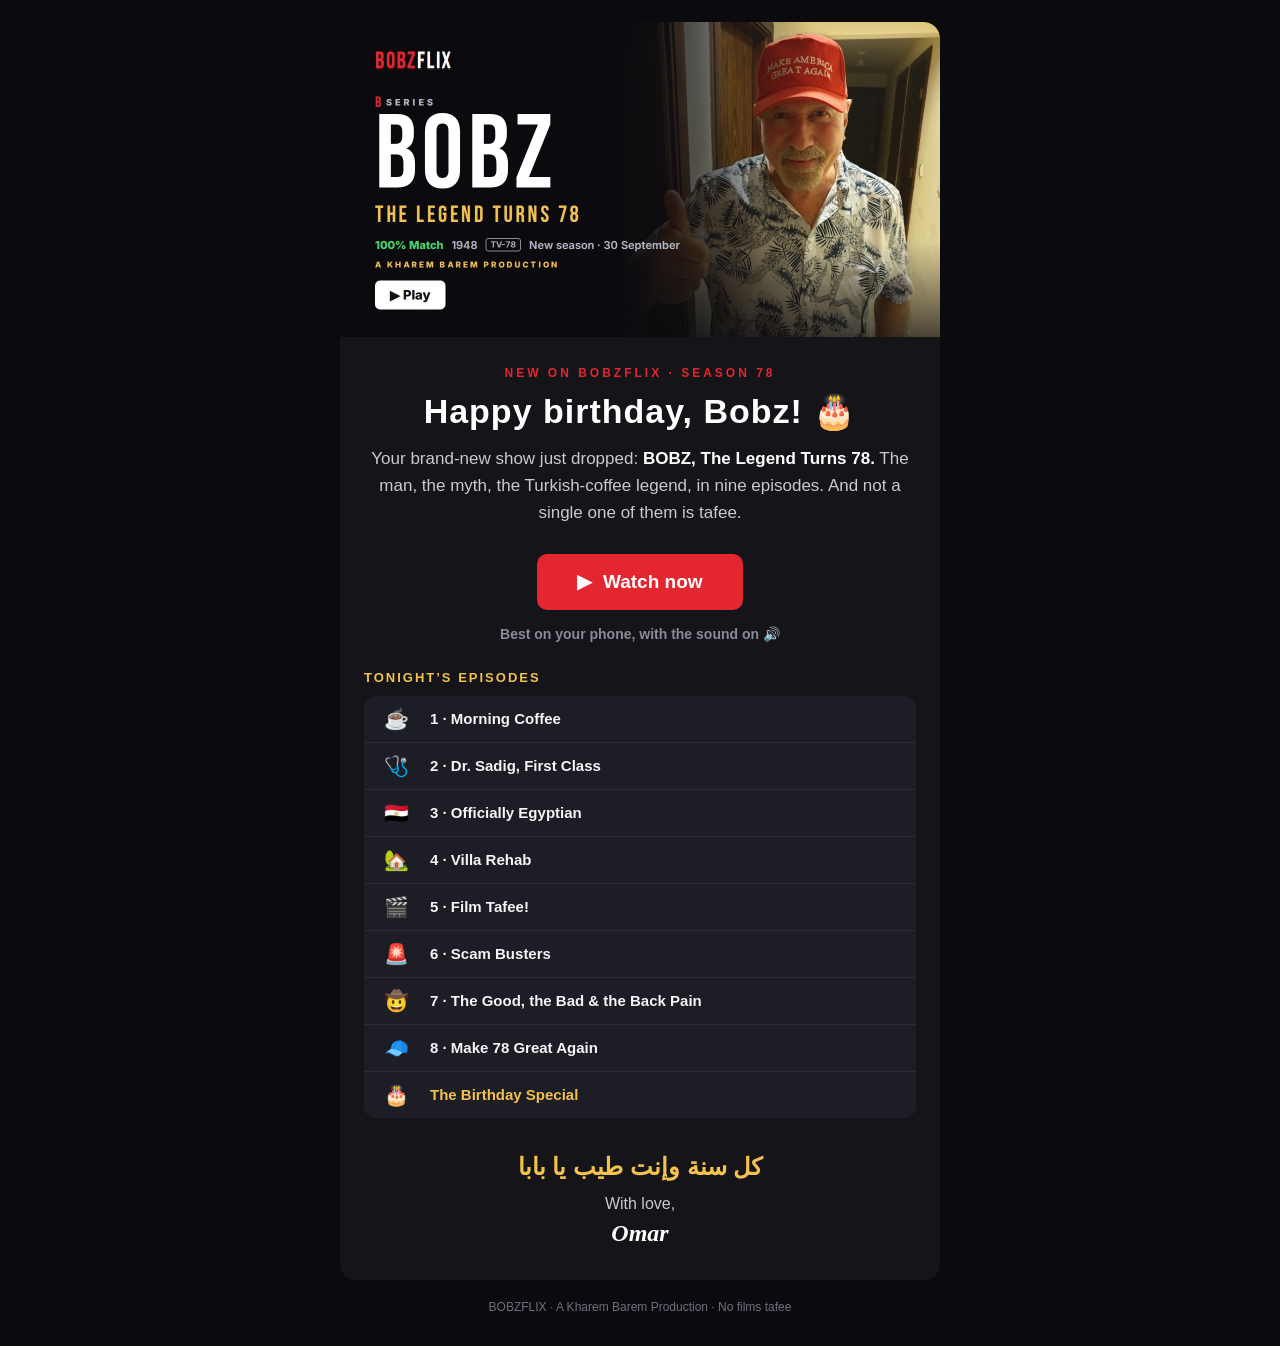
<file: bobz/email/index.html>
<!doctype html>
<html lang="en" xmlns="http://www.w3.org/1999/xhtml">
<head>
<meta charset="utf-8">
<meta name="viewport" content="width=device-width, initial-scale=1">
<meta name="x-apple-disable-message-reformatting">
<meta name="format-detection" content="telephone=no, date=no, address=no, email=no">
<meta name="color-scheme" content="dark light">
<meta name="supported-color-schemes" content="dark light">
<meta name="robots" content="noindex, nofollow">
<title>BOBZFLIX · Now streaming</title>
<style>
  body { margin: 0; padding: 0; }
  a { text-decoration: none; }
  @media (max-width: 620px) {
    .px { padding-left: 20px !important; padding-right: 20px !important; }
    .h1 { font-size: 30px !important; line-height: 36px !important; }
  }
</style>
</head>
<body style="margin:0;padding:0;background-color:#0b0b0f;">
  <div style="display:none;max-height:0;max-width:0;overflow:hidden;opacity:0;mso-hide:all;">Season 78 just dropped. 9 episodes, and not a single one is tafee 🍿&#8199;&#847;&#8199;&#847;&#8199;&#847;&#8199;&#847;&#8199;&#847;&#8199;&#847;&#8199;&#847;&#8199;&#847;&#8199;&#847;&#8199;&#847;</div>
  <table role="presentation" width="100%" cellpadding="0" cellspacing="0" border="0" bgcolor="#0b0b0f" style="background-color:#0b0b0f;">
    <tr>
      <td align="center" style="padding:22px 10px 30px;">
        <table role="presentation" width="100%" cellpadding="0" cellspacing="0" border="0" bgcolor="#141419" style="width:100%;max-width:600px;background-color:#141419;border-radius:16px;overflow:hidden;">
          <tr>
            <td style="padding:0;line-height:0;font-size:0;">
              <a href="https://omarramzi83.github.io/Projbd/bobz/" target="_blank"><img src="https://omarramzi83.github.io/Projbd/bobz/og.jpg" width="600" alt="BOBZFLIX: Bobz, The Legend Turns 78" style="display:block;width:100%;max-width:600px;height:auto;border:0;outline:none;border-radius:16px 16px 0 0;background-color:#0b0b0f;"></a>
            </td>
          </tr>
          <tr>
            <td class="px" align="center" style="padding:28px 24px 4px;font-family:'Helvetica Neue',Helvetica,Arial,sans-serif;">
              <p style="margin:0 0 10px;font-size:12px;line-height:16px;font-weight:800;letter-spacing:3px;text-transform:uppercase;color:#e3262f;">New on BOBZFLIX &middot; Season 78</p>
              <h1 class="h1" style="margin:0 0 14px;font-family:Impact,'Arial Narrow Bold','Helvetica Neue',Arial,sans-serif;font-size:34px;line-height:40px;font-weight:700;letter-spacing:1px;color:#ffffff;">Happy birthday, Bobz!&nbsp;🎂</h1>
              <p style="margin:0;font-size:17px;line-height:27px;color:#c9c9d3;">Your brand-new show just dropped: <b style="color:#ffffff;">BOBZ, The Legend Turns 78.</b> The man, the myth, the Turkish-coffee legend, in nine episodes. And not a single one of them is tafee.</p>
            </td>
          </tr>
          <tr>
            <td align="center" style="padding:24px 24px 8px;">
              <table role="presentation" cellpadding="0" cellspacing="0" border="0">
                <tr>
                  <td align="center" bgcolor="#e3262f" style="border-radius:10px;background-color:#e3262f;">
                    <a href="https://omarramzi83.github.io/Projbd/bobz/" target="_blank" style="display:inline-block;padding:17px 40px;font-family:'Helvetica Neue',Helvetica,Arial,sans-serif;font-size:19px;line-height:22px;font-weight:800;color:#ffffff;text-decoration:none;border-radius:10px;">▶&nbsp; Watch now</a>
                  </td>
                </tr>
              </table>
            </td>
          </tr>
          <tr>
            <td align="center" style="padding:6px 24px 0;font-family:'Helvetica Neue',Helvetica,Arial,sans-serif;font-size:14px;line-height:20px;font-weight:700;color:#8a8a98;">Best on your phone, with the sound on 🔊</td>
          </tr>
          <tr>
            <td class="px" style="padding:26px 24px 4px;font-family:'Helvetica Neue',Helvetica,Arial,sans-serif;">
              <p style="margin:0 0 10px;font-size:13px;line-height:16px;font-weight:800;letter-spacing:2px;text-transform:uppercase;color:#f2c14e;">Tonight’s episodes</p>
              <table role="presentation" width="100%" cellpadding="0" cellspacing="0" border="0" bgcolor="#1d1d26" style="background-color:#1d1d26;border-radius:12px;">
                <tr><td width="44" align="center" style="padding:11px 0 11px 10px;font-size:20px;line-height:24px;border-bottom:1px solid #2c2c38;">☕</td><td style="padding:11px 12px;font-size:15px;line-height:20px;color:#f5f5f7;border-bottom:1px solid #2c2c38;"><b>1 &middot; Morning Coffee</b></td></tr>
                <tr><td width="44" align="center" style="padding:11px 0 11px 10px;font-size:20px;line-height:24px;border-bottom:1px solid #2c2c38;">🩺</td><td style="padding:11px 12px;font-size:15px;line-height:20px;color:#f5f5f7;border-bottom:1px solid #2c2c38;"><b>2 &middot; Dr. Sadig, First Class</b></td></tr>
                <tr><td width="44" align="center" style="padding:11px 0 11px 10px;font-size:20px;line-height:24px;border-bottom:1px solid #2c2c38;">🇪🇬</td><td style="padding:11px 12px;font-size:15px;line-height:20px;color:#f5f5f7;border-bottom:1px solid #2c2c38;"><b>3 &middot; Officially Egyptian</b></td></tr>
                <tr><td width="44" align="center" style="padding:11px 0 11px 10px;font-size:20px;line-height:24px;border-bottom:1px solid #2c2c38;">🏡</td><td style="padding:11px 12px;font-size:15px;line-height:20px;color:#f5f5f7;border-bottom:1px solid #2c2c38;"><b>4 &middot; Villa Rehab</b></td></tr>
                <tr><td width="44" align="center" style="padding:11px 0 11px 10px;font-size:20px;line-height:24px;border-bottom:1px solid #2c2c38;">🎬</td><td style="padding:11px 12px;font-size:15px;line-height:20px;color:#f5f5f7;border-bottom:1px solid #2c2c38;"><b>5 &middot; Film Tafee!</b></td></tr>
                <tr><td width="44" align="center" style="padding:11px 0 11px 10px;font-size:20px;line-height:24px;border-bottom:1px solid #2c2c38;">🚨</td><td style="padding:11px 12px;font-size:15px;line-height:20px;color:#f5f5f7;border-bottom:1px solid #2c2c38;"><b>6 &middot; Scam Busters</b></td></tr>
                <tr><td width="44" align="center" style="padding:11px 0 11px 10px;font-size:20px;line-height:24px;border-bottom:1px solid #2c2c38;">🤠</td><td style="padding:11px 12px;font-size:15px;line-height:20px;color:#f5f5f7;border-bottom:1px solid #2c2c38;"><b>7 &middot; The Good, the Bad &amp; the Back Pain</b></td></tr>
                <tr><td width="44" align="center" style="padding:11px 0 11px 10px;font-size:20px;line-height:24px;border-bottom:1px solid #2c2c38;">🧢</td><td style="padding:11px 12px;font-size:15px;line-height:20px;color:#f5f5f7;border-bottom:1px solid #2c2c38;"><b>8 &middot; Make 78 Great Again</b></td></tr>
                <tr><td width="44" align="center" style="padding:11px 0 11px 10px;font-size:20px;line-height:24px;">🎂</td><td style="padding:11px 12px;font-size:15px;line-height:20px;color:#f2c14e;"><b>The Birthday Special</b></td></tr>
              </table>
            </td>
          </tr>
          <tr>
            <td class="px" align="center" style="padding:28px 24px 32px;font-family:'Helvetica Neue',Helvetica,Arial,sans-serif;">
              <p dir="rtl" lang="ar" style="margin:0 0 8px;font-family:'Geeza Pro','Noto Naskh Arabic',Tahoma,Arial,sans-serif;font-size:24px;line-height:34px;font-weight:700;color:#f2c14e;">كل سنة وإنت طيب يا بابا</p>
              <p style="margin:0;font-size:16px;line-height:24px;color:#c9c9d3;">With love,</p>
              <p style="margin:2px 0 0;font-family:Georgia,'Times New Roman',serif;font-style:italic;font-size:24px;line-height:30px;font-weight:700;color:#ffffff;">Omar</p>
            </td>
          </tr>
        </table>
        <p style="margin:18px 0 0;font-family:'Helvetica Neue',Helvetica,Arial,sans-serif;font-size:12px;line-height:18px;color:#6f6f7d;">BOBZFLIX &middot; A Kharem Barem Production &middot; No films tafee</p>
      </td>
    </tr>
  </table>
</body>
</html>
</file>
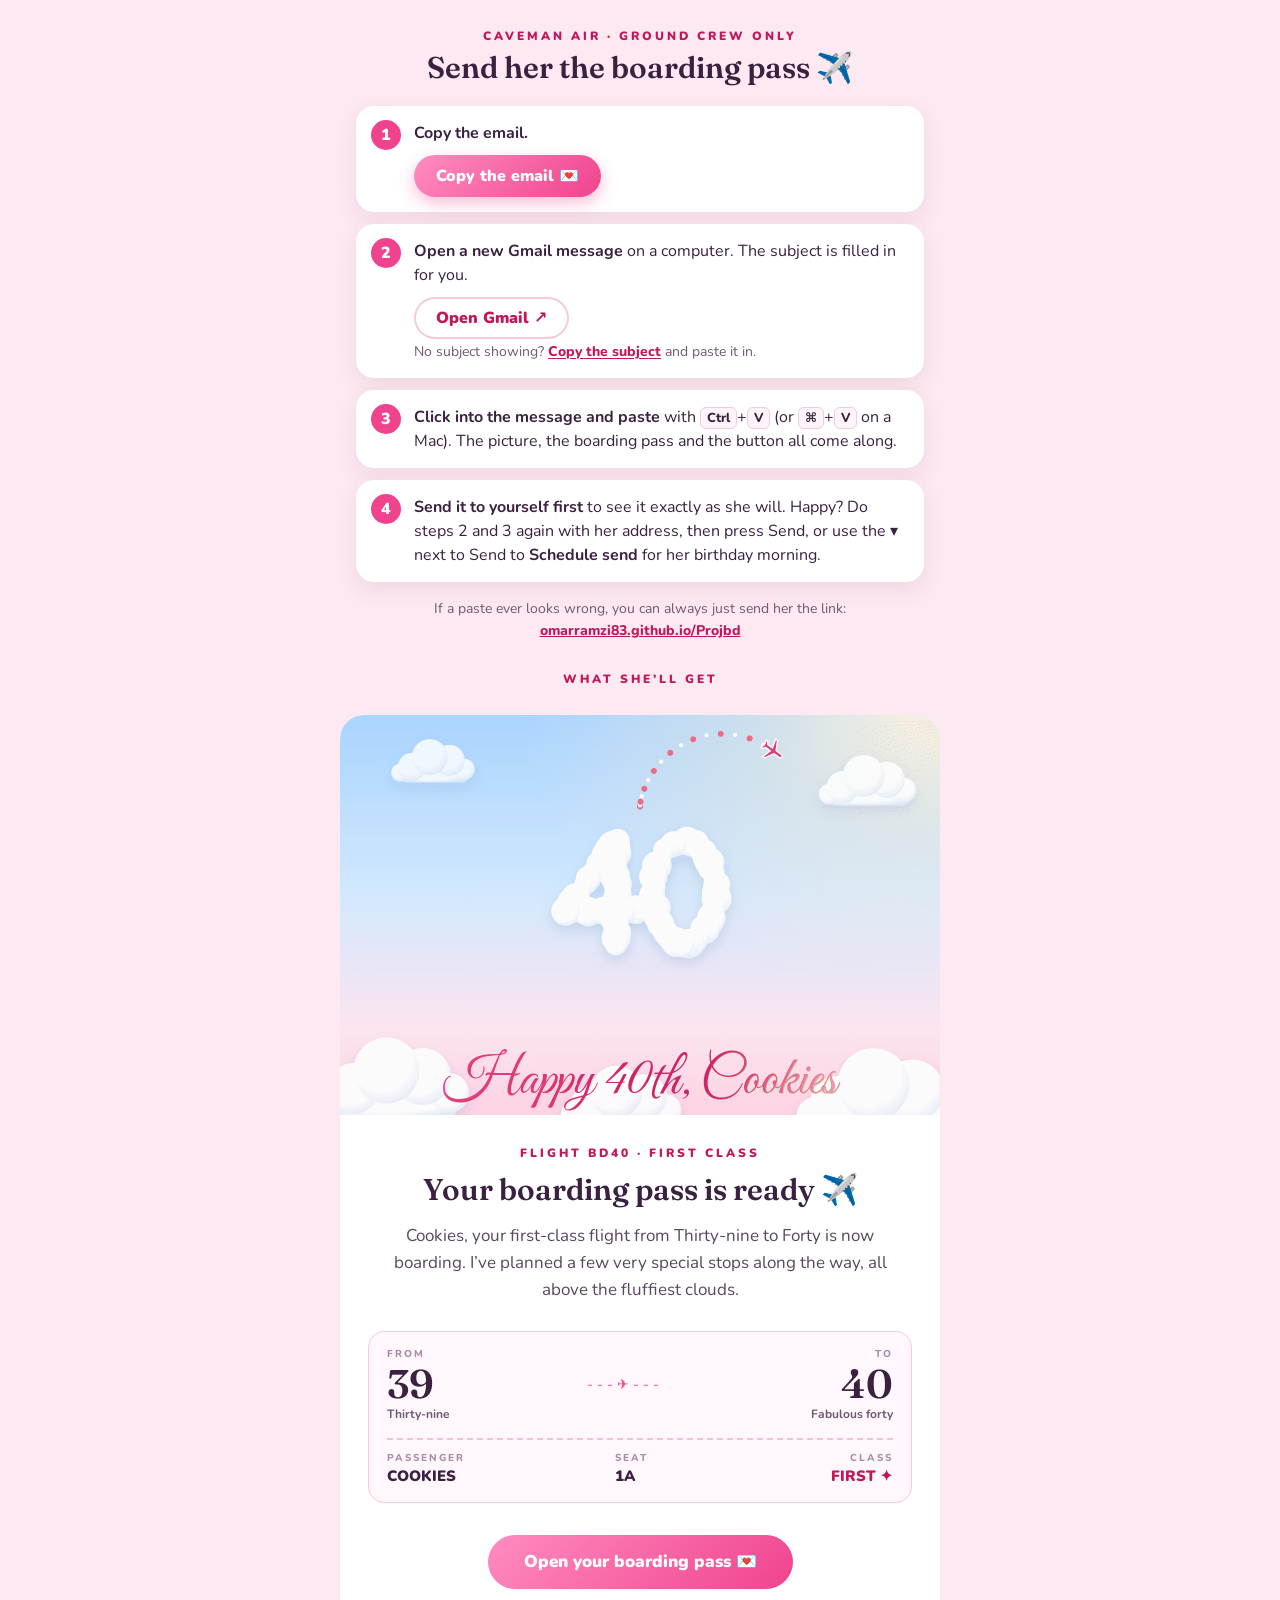
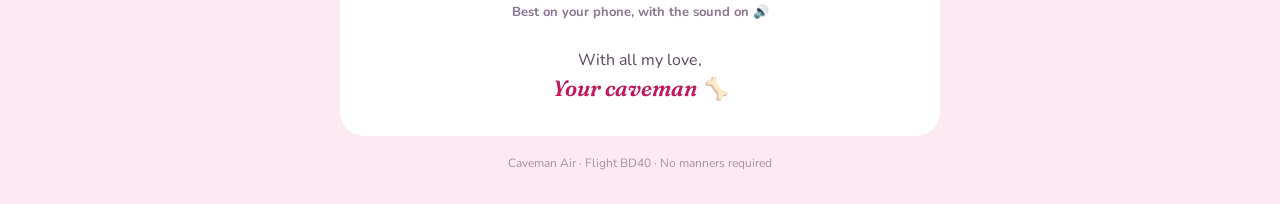
<file: email/send.html>
<!doctype html>
<html lang="en">
<head>
<meta charset="utf-8">
<meta name="viewport" content="width=device-width, initial-scale=1">
<meta name="robots" content="noindex, nofollow">
<title>Send the Boarding Pass</title>
<link rel="icon" href="../assets/favicon.svg" type="image/svg+xml">
<link href="https://fonts.googleapis.com/css2?family=Fraunces:opsz,wght@9..144,600&family=Nunito:wght@600;700;800;900&display=swap" rel="stylesheet">
<style>
  :root { --ink: #3a2140; --ink-soft: #6f5873; --pink: #f0438e; --rose: #c2185b; --line: #f6cadd; --bg: #fde9f2; }
  body { margin: 0; background: var(--bg); color: var(--ink); font-family: Nunito, system-ui, -apple-system, "Segoe UI", Roboto, sans-serif; }
  .crew, .crew * { box-sizing: border-box; }
  .crew { max-width: 600px; margin: 0 auto; padding: 28px 16px 4px; }
  .kicker { margin: 0 0 6px; text-align: center; font-size: 12px; font-weight: 900; letter-spacing: 3px; text-transform: uppercase; color: var(--rose); }
  .crew h1 { margin: 0 0 20px; text-align: center; font: 600 30px/1.2 Fraunces, Georgia, serif; }
  .steps { display: grid; gap: 12px; margin: 0; padding: 0; list-style: none; counter-reset: step; }
  .steps li { position: relative; padding: 15px 16px 15px 58px; border-radius: 18px; background: #fff; box-shadow: 0 8px 22px rgba(120, 60, 110, .1); font-size: 16px; line-height: 1.5; counter-increment: step; }
  .steps li::before { content: counter(step); position: absolute; left: 15px; top: 14px; display: grid; place-items: center; width: 30px; height: 30px; border-radius: 50%; background: var(--pink); color: #fff; font-weight: 900; }
  .steps small { color: var(--ink-soft); font-size: 14px; }
  .btn { display: inline-flex; align-items: center; gap: 8px; margin-top: 10px; padding: 13px 22px; border: 0; border-radius: 999px; background: linear-gradient(135deg, #ff8cc0, #f0438e); box-shadow: 0 6px 16px rgba(240, 67, 142, .35); color: #fff; font: 900 16px/1 Nunito, system-ui, sans-serif; text-decoration: none; cursor: pointer; }
  .btn:disabled { opacity: .6; cursor: default; }
  .btn.ghost { background: #fff; box-shadow: inset 0 0 0 2px var(--line); color: var(--rose); }
  .btn.done { background: #1f9d6b; box-shadow: none; color: #fff; }
  .linkish { padding: 0; border: 0; background: none; color: var(--rose); font: inherit; font-weight: 800; text-decoration: underline; text-underline-offset: 2px; cursor: pointer; }
  kbd { padding: 1px 6px; border: 1px solid var(--line); border-radius: 6px; background: #fff4f9; font: 800 13px/1.4 Nunito, system-ui, sans-serif; }
  .tip { margin: 16px 6px 0; text-align: center; font-size: 14px; line-height: 1.55; color: var(--ink-soft); }
  .tip a { color: var(--rose); font-weight: 800; }
  .preview-label { margin: 30px 0 0; }
  /* Keep this page's styles away from the email preview, like a real inbox */
  #email { all: initial; display: block; }
</style>
</head>
<body>
<main class="crew">
  <p class="kicker">Caveman Air · Ground crew only</p>
  <h1>Send her the boarding pass ✈️</h1>
  <ol class="steps">
    <li><strong>Copy the email.</strong><br>
      <button class="btn" id="copy-email" type="button" disabled>Loading the email…</button></li>
    <li><strong>Open a new Gmail message</strong> on a computer. The subject is filled in for you.<br>
      <a class="btn ghost" id="compose" href="https://mail.google.com/mail/?view=cm&amp;fs=1&amp;su=%E2%9C%88%EF%B8%8F%20Cookies%2C%20your%20flight%20to%2040%20is%20now%20boarding" target="_blank" rel="noopener">Open Gmail ↗</a><br>
      <small>No subject showing? <button class="linkish" id="copy-subject" type="button">Copy the subject</button> and paste it in.</small></li>
    <li><strong>Click into the message and paste</strong> with <kbd>Ctrl</kbd>+<kbd>V</kbd> (or <kbd>⌘</kbd>+<kbd>V</kbd> on a Mac). The picture, the boarding pass and the button all come along.</li>
    <li><strong>Send it to yourself first</strong> to see it exactly as she will. Happy? Do steps 2 and 3 again with her address, then press Send, or use the <strong>▾</strong> next to Send to <strong>Schedule send</strong> for her birthday morning.</li>
  </ol>
  <p class="tip">If a paste ever looks wrong, you can always just send her the link:<br><a href="https://omarramzi83.github.io/Projbd/">omarramzi83.github.io/Projbd</a></p>
  <p class="kicker preview-label">What she’ll get</p>
</main>
<div id="email" aria-label="Email preview"></div>

<script>
(function () {
  'use strict';
  var SUBJECT = '✈️ Cookies, your flight to 40 is now boarding';
  var TEXT = [
    'Cookies, your first-class boarding pass for Flight BD40 is ready ✈️',
    '',
    'You’re flying non-stop from Thirty-nine to Forty, with a few very special stops along the way, all above the fluffiest clouds.',
    '',
    'Open your boarding pass: https://omarramzi83.github.io/Projbd/',
    '(Best on your phone, with the sound on.)',
    '',
    'With all my love,',
    'Your caveman 🦴'
  ].join('\n');
  var box = document.getElementById('email');
  var copyEmail = document.getElementById('copy-email');
  var copySubject = document.getElementById('copy-subject');
  var html = '';

  // One source of truth: the email itself lives in index.html next to this page
  fetch('index.html', { cache: 'no-cache' })
    .then(function (r) { if (!r.ok) throw new Error(r.status); return r.text(); })
    .then(function (src) {
      var doc = new DOMParser().parseFromString(src, 'text/html');
      // The hidden inbox preview line could turn visible once pasted, so leave it out
      Array.prototype.forEach.call(doc.body.querySelectorAll('div'), function (d) {
        if (/display\s*:\s*none/i.test(d.getAttribute('style') || '')) d.remove();
      });
      // Classes only feed the <style> block, which a paste drops anyway
      Array.prototype.forEach.call(doc.body.querySelectorAll('[class]'), function (el) { el.removeAttribute('class'); });
      html = doc.body.innerHTML.trim();
      box.innerHTML = html;
      copyEmail.disabled = false;
      copyEmail.textContent = 'Copy the email 💌';
    })
    .catch(function () { copyEmail.textContent = 'Couldn’t load the email. Refresh to try again.'; });

  function flash(btn, text, ok) {
    if (!btn.dataset.label) btn.dataset.label = btn.textContent;
    btn.textContent = text;
    btn.classList.toggle('done', ok && btn.classList.contains('btn'));
    clearTimeout(btn._t);
    btn._t = setTimeout(function () { btn.textContent = btn.dataset.label; btn.classList.remove('done'); }, 3000);
  }

  function copyBySelection(node) {
    var sel = window.getSelection();
    var range = document.createRange();
    range.selectNodeContents(node);
    sel.removeAllRanges();
    sel.addRange(range);
    var ok = false;
    try { ok = document.execCommand('copy'); } catch (e) { ok = false; }
    if (ok) sel.removeAllRanges(); // if it failed, leave it selected for a manual copy
    return ok;
  }

  copyEmail.addEventListener('click', function () {
    if (!html) return;
    var fallback = function () {
      if (copyBySelection(box)) flash(copyEmail, 'Copied! Now open Gmail ✓', true);
      else flash(copyEmail, 'Selected. Press Ctrl+C (⌘C on a Mac)', false);
    };
    if (navigator.clipboard && window.ClipboardItem) {
      // Called straight from the tap, which Safari insists on
      navigator.clipboard.write([new ClipboardItem({
        'text/html': new Blob(['<meta charset="utf-8">' + html], { type: 'text/html' }),
        'text/plain': new Blob([TEXT], { type: 'text/plain' })
      })]).then(function () { flash(copyEmail, 'Copied! Now open Gmail ✓', true); }, fallback);
    } else {
      fallback();
    }
  });

  copySubject.addEventListener('click', function () {
    var done = function () { flash(copySubject, 'Copied ✓', true); };
    var manual = function () {
      var ta = document.createElement('textarea');
      ta.value = SUBJECT;
      ta.setAttribute('readonly', '');
      ta.style.cssText = 'position:fixed;top:0;left:0;opacity:0';
      document.body.appendChild(ta);
      ta.select();
      var ok = false;
      try { ok = document.execCommand('copy'); } catch (e) { ok = false; }
      ta.remove();
      if (ok) done(); else window.prompt('Copy the subject:', SUBJECT);
    };
    if (navigator.clipboard && navigator.clipboard.writeText) navigator.clipboard.writeText(SUBJECT).then(done, manual);
    else manual();
  });
})();
</script>
</body>
</html>
</file>
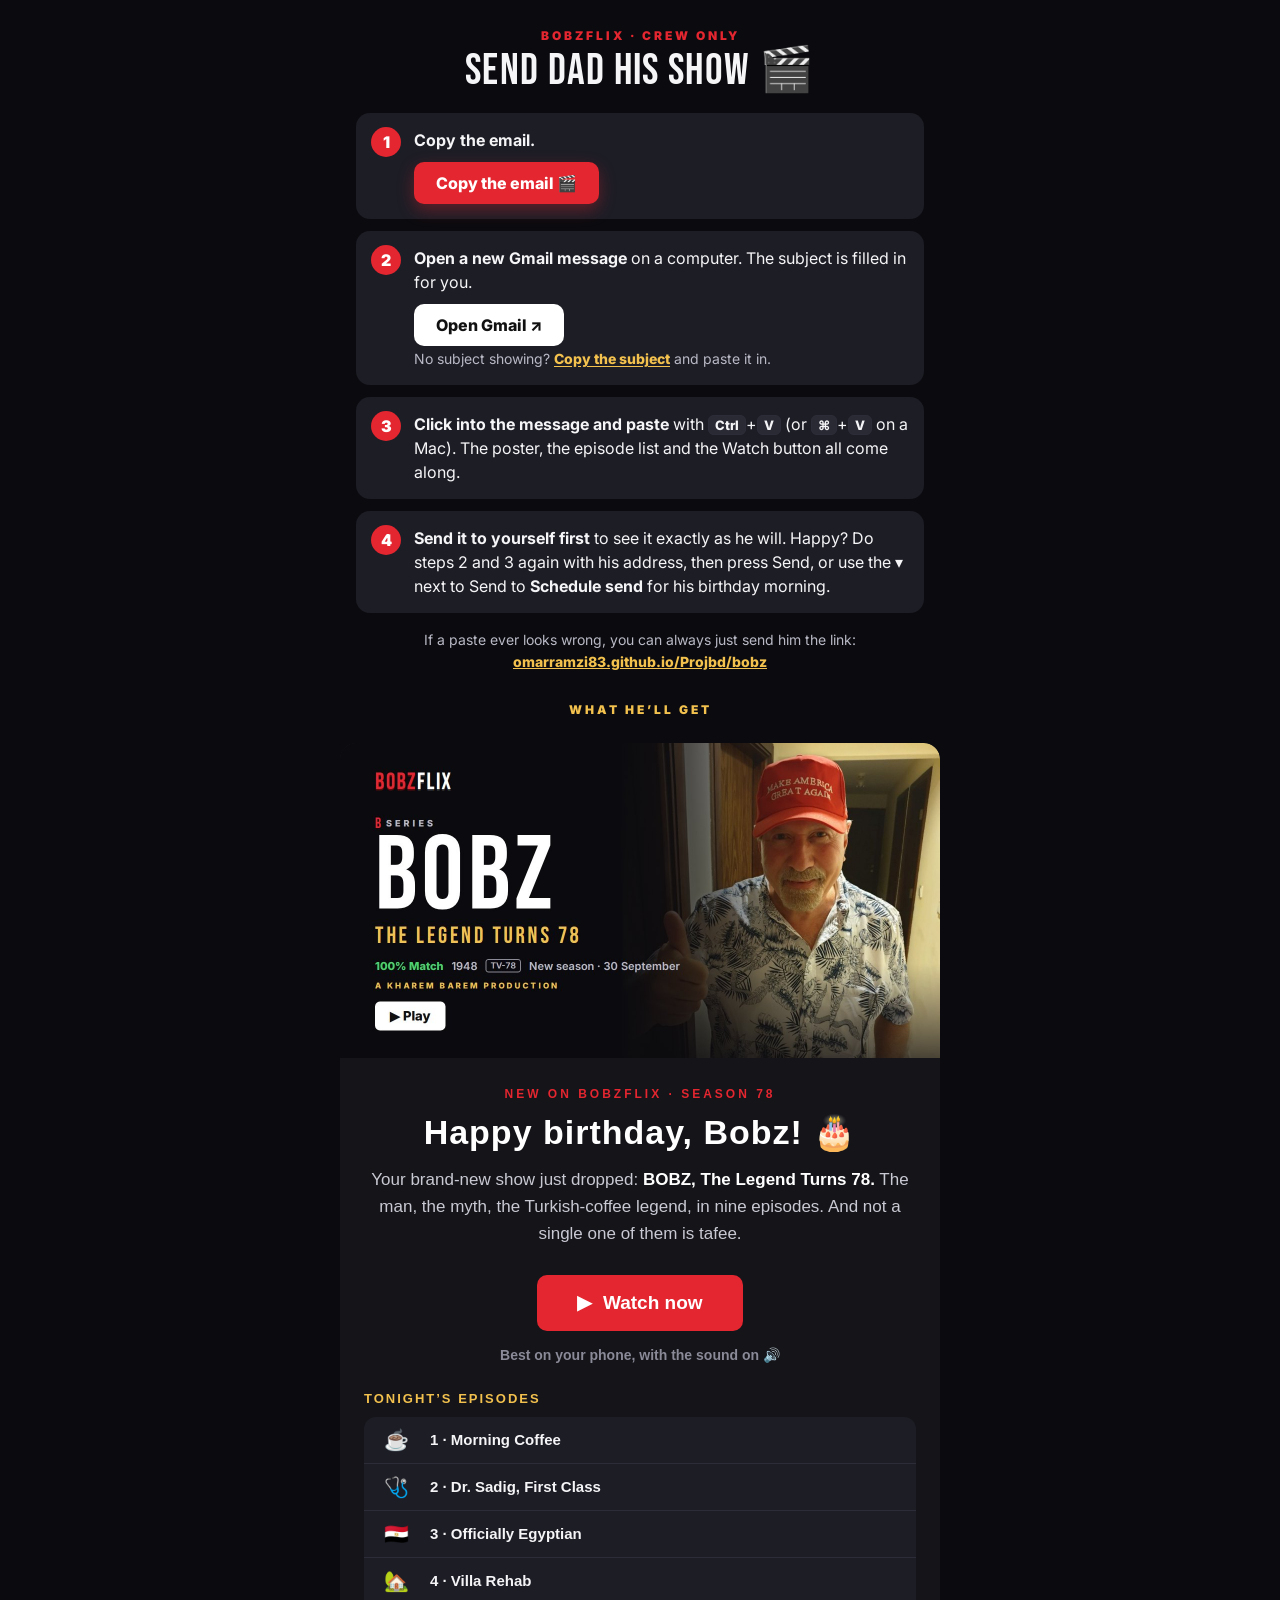
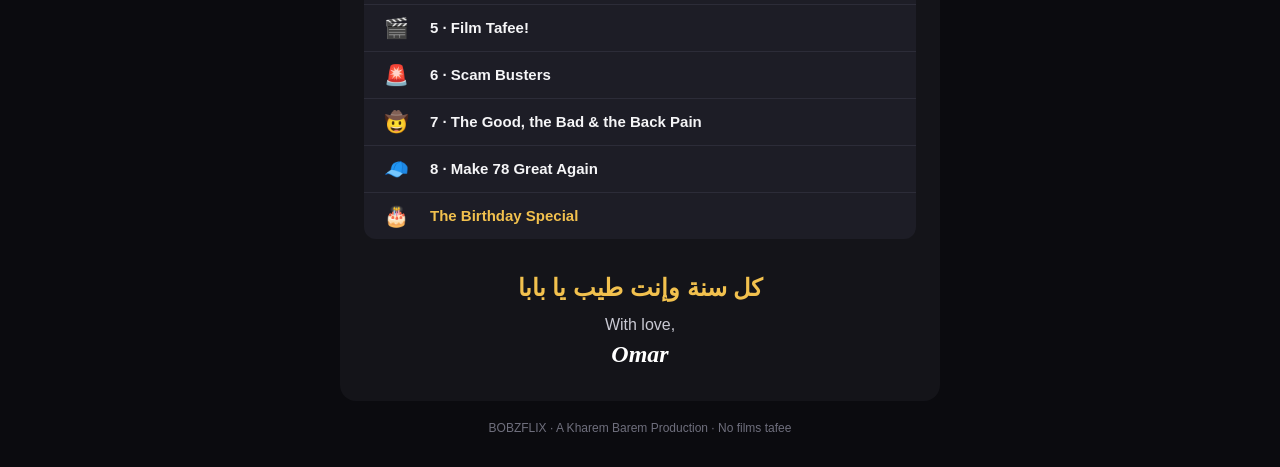
<file: bobz/email/send.html>
<!doctype html>
<html lang="en">
<head>
<meta charset="utf-8">
<meta name="viewport" content="width=device-width, initial-scale=1">
<meta name="robots" content="noindex, nofollow">
<title>Send Dad's Show</title>
<link rel="icon" href="../favicon.svg" type="image/svg+xml">
<link href="https://fonts.googleapis.com/css2?family=Bebas+Neue&family=Inter:wght@600;700;800;900&display=swap" rel="stylesheet">
<style>
  :root { --ink: #f5f5f7; --ink-soft: #b9b9c6; --red: #e3262f; --gold: #f2c14e; --line: #2c2c38; --bg: #0b0b0f; }
  body { margin: 0; background: var(--bg); color: var(--ink); font-family: Inter, system-ui, -apple-system, "Segoe UI", Roboto, sans-serif; }
  .crew, .crew * { box-sizing: border-box; }
  .crew { max-width: 600px; margin: 0 auto; padding: 28px 16px 4px; }
  .kicker { margin: 0 0 6px; text-align: center; font-size: 12px; font-weight: 900; letter-spacing: 3px; text-transform: uppercase; color: var(--red); }
  .crew h1 { margin: 0 0 20px; text-align: center; font: 400 44px/1 "Bebas Neue", Impact, sans-serif; letter-spacing: .03em; }
  .steps { display: grid; gap: 12px; margin: 0; padding: 0; list-style: none; counter-reset: step; }
  .steps li { position: relative; padding: 15px 16px 15px 58px; border-radius: 14px; background: #1d1d26; font-size: 16px; line-height: 1.5; counter-increment: step; }
  .steps li::before { content: counter(step); position: absolute; left: 15px; top: 14px; display: grid; place-items: center; width: 30px; height: 30px; border-radius: 50%; background: var(--red); color: #fff; font-weight: 900; }
  .steps small { color: var(--ink-soft); font-size: 14px; }
  .btn { display: inline-flex; align-items: center; gap: 8px; margin-top: 10px; padding: 13px 22px; border: 0; border-radius: 10px; background: var(--red); box-shadow: 0 6px 16px rgba(227, 38, 47, .35); color: #fff; font: 800 16px/1 Inter, system-ui, sans-serif; text-decoration: none; cursor: pointer; }
  .btn:disabled { opacity: .6; cursor: default; }
  .btn.ghost { background: #fff; box-shadow: none; color: #111; }
  .btn.done { background: #1f9d6b; box-shadow: none; color: #fff; }
  .linkish { padding: 0; border: 0; background: none; color: var(--gold); font: inherit; font-weight: 800; text-decoration: underline; text-underline-offset: 2px; cursor: pointer; }
  kbd { padding: 1px 6px; border: 1px solid var(--line); border-radius: 6px; background: #2a2a35; font: 800 13px/1.4 Inter, system-ui, sans-serif; }
  .tip { margin: 16px 6px 0; text-align: center; font-size: 14px; line-height: 1.55; color: var(--ink-soft); }
  .tip a { color: var(--gold); font-weight: 800; }
  .preview-label { margin: 30px 0 0; color: var(--gold); }
  /* Keep this page's styles away from the email preview, like a real inbox */
  #email { all: initial; display: block; }
</style>
</head>
<body>
<main class="crew">
  <p class="kicker">BOBZFLIX · Crew only</p>
  <h1>Send Dad his show 🎬</h1>
  <ol class="steps">
    <li><strong>Copy the email.</strong><br>
      <button class="btn" id="copy-email" type="button" disabled>Loading the email…</button></li>
    <li><strong>Open a new Gmail message</strong> on a computer. The subject is filled in for you.<br>
      <a class="btn ghost" id="compose" href="https://mail.google.com/mail/?view=cm&amp;fs=1&amp;su=%F0%9F%8E%AC%20Happy%20birthday%20Bobz%21%20Your%20new%20show%20is%20now%20streaming" target="_blank" rel="noopener">Open Gmail ↗</a><br>
      <small>No subject showing? <button class="linkish" id="copy-subject" type="button">Copy the subject</button> and paste it in.</small></li>
    <li><strong>Click into the message and paste</strong> with <kbd>Ctrl</kbd>+<kbd>V</kbd> (or <kbd>⌘</kbd>+<kbd>V</kbd> on a Mac). The poster, the episode list and the Watch button all come along.</li>
    <li><strong>Send it to yourself first</strong> to see it exactly as he will. Happy? Do steps 2 and 3 again with his address, then press Send, or use the <strong>▾</strong> next to Send to <strong>Schedule send</strong> for his birthday morning.</li>
  </ol>
  <p class="tip">If a paste ever looks wrong, you can always just send him the link:<br><a href="https://omarramzi83.github.io/Projbd/bobz/">omarramzi83.github.io/Projbd/bobz</a></p>
  <p class="kicker preview-label">What he’ll get</p>
</main>
<div id="email" aria-label="Email preview"></div>

<script>
(function () {
  'use strict';
  var SUBJECT = '🎬 Happy birthday Bobz! Your new show is now streaming';
  var TEXT = [
    'Happy birthday, Bobz! 🎂',
    '',
    'Your brand-new show just dropped on BOBZFLIX: BOBZ, The Legend Turns 78. The man, the myth, the Turkish-coffee legend, in nine episodes. And not a single one of them is tafee.',
    '',
    'Watch now: https://omarramzi83.github.io/Projbd/bobz/',
    '(Best on your phone, with the sound on.)',
    '',
    'كل سنة وإنت طيب يا بابا',
    'With love,',
    'Omar'
  ].join('\n');
  var box = document.getElementById('email');
  var copyEmail = document.getElementById('copy-email');
  var copySubject = document.getElementById('copy-subject');
  var html = '';

  // One source of truth: the email itself lives in index.html next to this page
  fetch('index.html', { cache: 'no-cache' })
    .then(function (r) { if (!r.ok) throw new Error(r.status); return r.text(); })
    .then(function (src) {
      var doc = new DOMParser().parseFromString(src, 'text/html');
      // The hidden inbox preview line could turn visible once pasted, so leave it out
      Array.prototype.forEach.call(doc.body.querySelectorAll('div'), function (d) {
        if (/display\s*:\s*none/i.test(d.getAttribute('style') || '')) d.remove();
      });
      // Classes only feed the <style> block, which a paste drops anyway
      Array.prototype.forEach.call(doc.body.querySelectorAll('[class]'), function (el) { el.removeAttribute('class'); });
      html = doc.body.innerHTML.trim();
      box.innerHTML = html;
      copyEmail.disabled = false;
      copyEmail.textContent = 'Copy the email 🎬';
    })
    .catch(function () { copyEmail.textContent = 'Couldn’t load the email. Refresh to try again.'; });

  function flash(btn, text, ok) {
    if (!btn.dataset.label) btn.dataset.label = btn.textContent;
    btn.textContent = text;
    btn.classList.toggle('done', ok && btn.classList.contains('btn'));
    clearTimeout(btn._t);
    btn._t = setTimeout(function () { btn.textContent = btn.dataset.label; btn.classList.remove('done'); }, 3000);
  }

  function copyBySelection(node) {
    var sel = window.getSelection();
    var range = document.createRange();
    range.selectNodeContents(node);
    sel.removeAllRanges();
    sel.addRange(range);
    var ok = false;
    try { ok = document.execCommand('copy'); } catch (e) { ok = false; }
    if (ok) sel.removeAllRanges(); // if it failed, leave it selected for a manual copy
    return ok;
  }

  copyEmail.addEventListener('click', function () {
    if (!html) return;
    var fallback = function () {
      if (copyBySelection(box)) flash(copyEmail, 'Copied! Now open Gmail ✓', true);
      else flash(copyEmail, 'Selected. Press Ctrl+C (⌘C on a Mac)', false);
    };
    if (navigator.clipboard && window.ClipboardItem) {
      // Called straight from the tap, which Safari insists on
      navigator.clipboard.write([new ClipboardItem({
        'text/html': new Blob(['<meta charset="utf-8">' + html], { type: 'text/html' }),
        'text/plain': new Blob([TEXT], { type: 'text/plain' })
      })]).then(function () { flash(copyEmail, 'Copied! Now open Gmail ✓', true); }, fallback);
    } else {
      fallback();
    }
  });

  copySubject.addEventListener('click', function () {
    var done = function () { flash(copySubject, 'Copied ✓', true); };
    var manual = function () {
      var ta = document.createElement('textarea');
      ta.value = SUBJECT;
      ta.setAttribute('readonly', '');
      ta.style.cssText = 'position:fixed;top:0;left:0;opacity:0';
      document.body.appendChild(ta);
      ta.select();
      var ok = false;
      try { ok = document.execCommand('copy'); } catch (e) { ok = false; }
      ta.remove();
      if (ok) done(); else window.prompt('Copy the subject:', SUBJECT);
    };
    if (navigator.clipboard && navigator.clipboard.writeText) navigator.clipboard.writeText(SUBJECT).then(done, manual);
    else manual();
  });
})();
</script>
</body>
</html>
</file>
<file: assets/card.css>
/* Flight BD40 · a birthday card for Cookies */

:root {
  --ink: #3a2140;
  --ink-soft: #6f5873;
  --pink-50: #fff4f9;
  --pink-100: #ffe3ef;
  --pink-200: #ffc7de;
  --pink-300: #ff9cc5;
  --pink-400: #ff6fab;
  --pink-500: #f0438e;
  --rose-600: #c2185b;
  --gold-300: #f3d98b;
  --gold-500: #c99a2e;
  --peacock: #0e8a86;
  --shadow: 0 12px 30px rgba(120, 60, 110, .16);
  --radius: 22px;
  --font-body: "Nunito", system-ui, -apple-system, "Segoe UI", Roboto, sans-serif;
  --font-serif: "Fraunces", Georgia, "Times New Roman", serif;
  --font-script: "Great Vibes", "Snell Roundhand", "Apple Chancery", cursive;
  --font-hand: "Caveat", "Bradley Hand", "Segoe Print", cursive;
  --font-pixel: "Press Start 2P", ui-monospace, Menlo, monospace;
  --font-arabic: "Aref Ruqaa", "Amiri", "Geeza Pro", "Noto Naskh Arabic", serif;
  --font-mono: ui-monospace, "SF Mono", Menlo, Consolas, monospace;
}

*, *::before, *::after { box-sizing: border-box; }
html, body { margin: 0; height: 100%; }
body {
  font-family: var(--font-body);
  color: var(--ink);
  background: #cfe6ff;
  overflow: hidden;
  -webkit-font-smoothing: antialiased;
  -webkit-tap-highlight-color: transparent;
  -webkit-text-size-adjust: 100%;
}
button { font: inherit; color: inherit; }
img { max-width: 100%; }
[hidden] { display: none !important; }
.sprite { position: absolute; width: 0; height: 0; overflow: hidden; }
.up { text-transform: uppercase; }

@keyframes fadeUp { from { opacity: 0; transform: translateY(14px); } }
@keyframes fadeIn { from { opacity: 0; } }
@keyframes popIn { from { opacity: 0; transform: scale(.6) translateY(8px); } }
@keyframes bob { 50% { transform: translateY(-4px); } }
@keyframes blink { 50% { opacity: 0; } }
@keyframes twinkle { 50% { opacity: .35; transform: scale(.8); } }

/* ───────── Sky ───────── */
#sky {
  position: fixed; inset: 0; z-index: 0; overflow: hidden;
  background: linear-gradient(180deg, #a9d5ff 0%, #cfe7ff 34%, #ffe4ef 74%, #ffcfe2 100%);
}
#sky .sun {
  position: absolute; top: -14vmax; right: -12vmax; width: 50vmax; height: 50vmax; border-radius: 50%;
  background: radial-gradient(circle, rgba(255, 246, 220, .95) 0%, rgba(255, 238, 210, .45) 32%, rgba(255, 230, 215, 0) 66%);
}
.amb {
  position: absolute; left: 0; top: var(--top);
  width: var(--w); aspect-ratio: 11 / 6;
  opacity: var(--o);
  filter: drop-shadow(0 10px 14px rgba(120, 150, 200, .16));
  animation: drift var(--d) linear infinite;
  animation-delay: var(--dl);
  will-change: transform;
}
@keyframes drift { from { transform: translateX(-420px); } to { transform: translateX(calc(100vw + 60px)); } }

/* ───────── Top bar ───────── */
#topbar {
  position: fixed; top: 0; left: 0; right: 0; z-index: 20;
  display: flex; align-items: center; gap: 10px;
  padding: calc(10px + env(safe-area-inset-top)) 12px 10px;
  pointer-events: none;
  opacity: 0; transform: translateY(-10px);
  transition: opacity .6s ease, transform .6s ease;
}
body.started #topbar { opacity: 1; transform: none; }
#topbar::before {
  content: ""; position: absolute; left: 0; right: 0; top: 0; bottom: -22px; z-index: -1; pointer-events: none;
  background: linear-gradient(180deg, rgba(255, 255, 255, .42), rgba(255, 255, 255, 0));
  -webkit-backdrop-filter: blur(12px) saturate(1.15); backdrop-filter: blur(12px) saturate(1.15);
  -webkit-mask-image: linear-gradient(180deg, #000 58%, transparent); mask-image: linear-gradient(180deg, #000 58%, transparent);
}
body.started #topbar > * { pointer-events: auto; }
.fp {
  flex: 1; max-width: 420px; margin: 0 auto;
  display: flex; align-items: center; gap: 10px;
  padding: 10px 16px; border-radius: 999px;
  background: rgba(255, 255, 255, .78);
  box-shadow: 0 4px 14px rgba(90, 60, 110, .12);
}
.fp-code { font: 900 12px/1 var(--font-body); letter-spacing: .08em; color: var(--rose-600); }
.fp-track {
  position: relative; flex: 1; height: 2px;
  background: repeating-linear-gradient(90deg, rgba(194, 24, 91, .32) 0 4px, transparent 4px 8px);
}
.fp-fill { position: absolute; left: 0; top: 0; bottom: 0; width: 0; background: var(--pink-500); transition: width 1s cubic-bezier(.4, 0, .2, 1); }
.fp-plane {
  position: absolute; top: 50%; left: 0; width: 20px; height: 20px; fill: var(--rose-600);
  transform: translate(-50%, -50%) rotate(90deg);
  transition: left 1s cubic-bezier(.4, 0, .2, 1);
}
.icon-btn {
  flex: none; width: 40px; height: 40px; border-radius: 50%; border: 0; cursor: pointer;
  display: grid; place-items: center;
  background: rgba(255, 255, 255, .82); color: var(--rose-600);
  box-shadow: 0 4px 14px rgba(90, 60, 110, .12);
}
.icon-btn svg { width: 20px; height: 20px; fill: currentColor; }
.icon-btn .ico-off { display: none; }
.icon-btn[aria-pressed="true"] .ico-on { display: none; }
.icon-btn[aria-pressed="true"] .ico-off { display: block; }

/* ───────── Scenes ───────── */
#app { position: fixed; inset: 0; z-index: 2; }
.scene {
  position: absolute; inset: 0;
  overflow-x: hidden; overflow-y: auto; -webkit-overflow-scrolling: touch; overscroll-behavior: contain;
  visibility: hidden; opacity: 0; pointer-events: none;
}
.scene.active { visibility: visible; opacity: 1; pointer-events: auto; }
.inner {
  position: relative; width: 100%; max-width: 460px; min-height: 100%; margin: 0 auto;
  padding: calc(76px + env(safe-area-inset-top)) 16px calc(34px + env(safe-area-inset-bottom));
  display: flex; flex-direction: column; align-items: center; gap: 14px;
}
.inner.center { justify-content: center; }

.kicker { margin: 0; font: 800 12px/1.3 var(--font-body); letter-spacing: .2em; text-transform: uppercase; color: var(--rose-600); text-align: center; }
.title { margin: 0; font: 600 clamp(30px, 8.6vw, 40px)/1.08 var(--font-serif); letter-spacing: -.01em; text-align: center; color: var(--ink); }
.sub { margin: 0; max-width: 34ch; font-size: 16px; line-height: 1.45; color: var(--ink-soft); text-align: center; }
.sub.strong { font-weight: 800; color: var(--ink); }
.script { font-family: var(--font-script); font-weight: 400; }
.hint { margin: 0; font-weight: 800; color: var(--rose-600); animation: bob 2.4s ease-in-out infinite; }
.caption { margin: 0; text-align: center; font: 700 22px/1.2 var(--font-hand); color: var(--ink); }

.btn {
  display: inline-flex; align-items: center; justify-content: center; gap: 6px;
  min-height: 50px; padding: 14px 26px; border: 0; border-radius: 999px;
  font: 800 16px/1.1 var(--font-body); color: #fff; text-decoration: none; cursor: pointer;
  background: linear-gradient(135deg, #ff8cc0, #f0438e);
  box-shadow: 0 8px 20px rgba(240, 67, 142, .34), inset 0 1px 0 rgba(255, 255, 255, .4);
  touch-action: manipulation; transition: transform .15s ease;
}
.btn:active { transform: scale(.96); }
.btn.ghost { background: rgba(255, 255, 255, .9); color: var(--rose-600); box-shadow: 0 6px 16px rgba(120, 60, 110, .14); }
.btn.next { animation: fadeUp .5s both; }
.nav { display: flex; flex-direction: column; align-items: center; gap: 4px; margin-top: 6px; min-height: 50px; }
.skip { border: 0; background: none; padding: 10px 14px; cursor: pointer; font-size: 14px; font-weight: 800; color: var(--ink-soft); opacity: .7; }

.card { width: 100%; padding: 16px 18px; border-radius: var(--radius); background: rgba(255, 255, 255, .92); box-shadow: var(--shadow); }
.chip { flex: none; border: 0; border-radius: 999px; padding: 8px 12px; cursor: pointer; background: var(--pink-100); color: var(--rose-600); font: 800 13px/1 var(--font-body); }

.reveal:not(.on) { display: none; }
.reveal.on, .fade-up { animation: fadeUp .6s cubic-bezier(.2, .8, .2, 1) both; }

.polaroid {
  position: relative; margin: 0; width: min(240px, 64vw);
  padding: 8px 8px 9px; border-radius: 4px; background: #fff;
  box-shadow: 0 10px 24px rgba(60, 30, 60, .2);
  transform: rotate(var(--r, 0deg));
}
.polaroid img { display: block; width: 100%; aspect-ratio: 1; object-fit: cover; border-radius: 2px; background: #f1e6ee; }
.polaroid figcaption { margin: 7px 2px 0; text-align: center; font: 700 19px/1.1 var(--font-hand); color: #4b3a4d; }
.polaroid.mini { width: 112px; padding: 5px 5px 6px; }
.polaroid.mini figcaption { margin-top: 4px; font-size: 15px; }
.polaroid.big { width: min(300px, 78vw); }

/* ───────── 1 · Envelope ───────── */
.env-wrap { display: flex; flex-direction: column; align-items: center; gap: 16px; transition: opacity .5s ease, transform .5s ease; }
.env-title { text-align: center; transition: opacity .45s ease, transform .45s ease; }
.hero {
  margin: 2px 0 0; padding: 0 14px 10px;
  font-size: clamp(66px, 20vw, 96px); line-height: 1.05;
  background: linear-gradient(135deg, #f0438e, #c2185b 60%, #d4a23c);
  -webkit-background-clip: text; background-clip: text; -webkit-text-fill-color: transparent; color: var(--rose-600);
}
.envelope {
  position: relative; display: block; width: min(300px, 82vw); aspect-ratio: 3 / 2;
  margin-top: 46px; padding: 0; border: 0; background: none; cursor: pointer;
  perspective: 900px;
  filter: drop-shadow(0 18px 22px rgba(160, 60, 110, .25));
  animation: float 4s ease-in-out infinite;
}
@keyframes float { 50% { transform: translateY(-6px) rotate(-1deg); } }
.envelope > span { position: absolute; display: block; }
.env-back { inset: 0; border-radius: 12px; background: linear-gradient(160deg, #f7a1c3, #ee7fae); }
.env-card {
  left: 7%; right: 7%; top: 7%; bottom: 7%; z-index: 1; overflow: hidden;
  border-radius: 10px; background: #fff; box-shadow: 0 2px 8px rgba(0, 0, 0, .08);
  transition: transform .9s cubic-bezier(.2, .8, .2, 1);
}
.env-card-top { display: block; padding: 12px 14px; background: linear-gradient(135deg, #ff8cc0, #f0438e); color: #fff; font: 900 11px/1 var(--font-body); letter-spacing: .18em; text-transform: uppercase; }
.env-card-sub { display: block; padding: 10px 14px 0; font: 800 13px/1.2 var(--font-body); color: var(--ink); }
.env-card-lines { display: block; height: 32px; margin: 10px 14px; background: repeating-linear-gradient(180deg, #f3e4ec 0 3px, transparent 3px 10px); }
.env-pocket { inset: 0; z-index: 2; border-radius: 12px; background: linear-gradient(180deg, #ffc3da, #f8a0c4); clip-path: polygon(0 0, 50% 56%, 100% 0, 100% 100%, 0 100%); }
.env-flap {
  left: 0; right: 0; top: 0; height: 62%; z-index: 3;
  border-radius: 12px 12px 0 0;
  background: linear-gradient(180deg, #f591bb, #ec77a8);
  clip-path: polygon(0 0, 100% 0, 50% 100%);
  transform-origin: 50% 0;
  transition: transform .7s cubic-bezier(.4, 0, .2, 1), z-index 0s .35s;
}
.env-seal {
  left: 50%; top: 62%; width: 62px; height: 62px; margin: -31px 0 0 -31px; z-index: 4;
  display: grid !important; place-items: center; border-radius: 50%;
  background: radial-gradient(circle at 35% 30%, #ffeaa8, #d9a93f 55%, #b3822a);
  box-shadow: 0 3px 8px rgba(120, 80, 20, .35), inset 0 -3px 6px rgba(0, 0, 0, .15);
  transition: transform .45s cubic-bezier(.4, 0, .2, 1), opacity .45s;
}
.env-seal span { font: 700 22px/1 var(--font-serif); color: #7a5210; text-shadow: 0 1px 0 rgba(255, 255, 255, .5); }
#s-envelope.opened .envelope { animation: none; cursor: default; }
#s-envelope.opened .env-seal { transform: scale(1.6) rotate(20deg); opacity: 0; }
#s-envelope.opened .env-flap { transform: rotateX(180deg); z-index: 0; }
#s-envelope.opened .env-title, #s-envelope.opened .hint { opacity: 0; transform: translateY(-12px); }
#s-envelope.peek .env-card { transform: translateY(-62%); }
#s-envelope.passing .env-wrap { opacity: 0; transform: translateY(40px) scale(.96); }

/* ───────── Boarding pass ───────── */
.pass-wrap { display: flex; flex-direction: column; align-items: center; gap: 18px; width: 100%; }
.pass-wrap.enter { animation: passIn .85s cubic-bezier(.2, .9, .25, 1.1) both; }
@keyframes passIn { from { opacity: 0; transform: translateY(90px) scale(.9) rotate(-3deg); } }
.bp-shadow { width: min(340px, 100%); filter: drop-shadow(0 18px 28px rgba(150, 60, 110, .24)); }
.bpass {
  position: relative; overflow: hidden; border-radius: 22px; background: #fff;
  -webkit-mask: radial-gradient(circle 13px at 0 calc(100% - 92px), transparent 97%, #000), radial-gradient(circle 13px at 100% calc(100% - 92px), transparent 97%, #000);
  -webkit-mask-composite: source-in;
  mask: radial-gradient(circle 13px at 0 calc(100% - 92px), transparent 97%, #000), radial-gradient(circle 13px at 100% calc(100% - 92px), transparent 97%, #000);
  mask-composite: intersect;
}
.bp-head { display: flex; justify-content: space-between; align-items: center; padding: 14px 18px; color: #fff; background: linear-gradient(120deg, #ff8cc0, #f0438e 60%, #c2185b); }
.bp-air { font: 900 13px/1 var(--font-body); letter-spacing: .16em; text-transform: uppercase; }
.bp-class { padding: 6px 11px; border-radius: 999px; font: 900 11px/1 var(--font-body); letter-spacing: .2em; text-transform: uppercase; color: #4a3200; background: linear-gradient(135deg, #fbe7a6, #d9a93f); }
.bp-route { display: flex; align-items: center; justify-content: space-between; padding: 18px 18px 6px; }
.bp-end { display: flex; flex-direction: column; }
.bp-end.right { align-items: flex-end; text-align: right; }
.bp-end small, .bp-grid dt { font: 800 10px/1 var(--font-body); letter-spacing: .16em; text-transform: uppercase; color: #a88ba9; }
.bp-end b { margin: 4px 0; font: 700 56px/1 var(--font-serif); color: var(--ink); }
.bp-end span { font: 700 12px/1.2 var(--font-body); color: var(--ink-soft); }
.bp-mid { flex: 1; display: flex; align-items: center; gap: 6px; padding: 0 10px 16px; }
.bp-mid i { flex: 1; border-top: 2px dashed #f3b3cc; }
.bp-mid svg { width: 22px; height: 22px; fill: var(--pink-500); transform: rotate(90deg); }
.bp-grid { display: grid; grid-template-columns: 1fr 1fr; gap: 12px 16px; margin: 0; padding: 10px 18px 18px; }
.bp-grid .wide { grid-column: 1 / -1; }
.bp-grid dd { margin: 4px 0 0; font: 800 15px/1.25 var(--font-body); color: var(--ink); }
.bp-grid dd em { display: block; margin-top: 2px; font-style: normal; font-weight: 700; font-size: 12.5px; color: var(--rose-600); }
.bp-tear { height: 0; margin: 0 20px; border-top: 2px dashed #eed3df; }
.bp-foot { height: 92px; display: flex; flex-direction: column; align-items: center; justify-content: center; gap: 8px; padding: 12px 18px; }
.barcode { display: flex; justify-content: center; align-items: stretch; gap: 2px; width: 100%; height: 38px; }
.barcode i { display: block; background: var(--ink); border-radius: 1px; }
.bp-foot small { font: 700 10.5px/1.2 var(--font-body); letter-spacing: .04em; color: #a88ba9; }
.bp-stamp {
  position: absolute; right: -2px; bottom: 112px; padding: 6px 10px 4px;
  border: 3px solid #13a06a; border-radius: 10px; color: #13a06a;
  font: 900 18px/1 var(--font-body); letter-spacing: .14em; text-transform: uppercase; text-align: center;
  opacity: 0; transform: rotate(-14deg) scale(2.2); pointer-events: none;
  background: rgba(255, 255, 255, .55);
}
.bp-stamp small { display: block; margin-top: 3px; font-size: 9px; letter-spacing: .2em; }
.bp-stamp.on { animation: slam .45s cubic-bezier(.3, 1.6, .5, 1) forwards; }
@keyframes slam {
  0% { opacity: 0; transform: rotate(-14deg) scale(2.4); }
  60% { opacity: .95; transform: rotate(-14deg) scale(.92); }
  100% { opacity: .92; transform: rotate(-14deg) scale(1); }
}

/* ID check sheet */
.sheet { position: fixed; inset: 0; z-index: 30; display: flex; align-items: flex-end; justify-content: center; background: rgba(58, 33, 64, .3); animation: fadeIn .3s both; }
.sheet-card {
  width: 100%; max-width: 460px; max-height: 92vh; overflow-y: auto;
  padding: 22px 20px calc(20px + env(safe-area-inset-bottom));
  border-radius: 26px 26px 0 0; background: #fff; text-align: center;
  box-shadow: 0 -10px 30px rgba(58, 33, 64, .2);
  animation: sheetUp .45s cubic-bezier(.2, .9, .3, 1) both;
}
@keyframes sheetUp { from { transform: translateY(100%); } }
.sheet-title { margin: 6px 0 2px; font: 600 26px/1.1 var(--font-serif); }
.sheet-sub { margin: 0 0 12px; font-size: 14px; color: var(--ink-soft); }
.checks { display: grid; gap: 7px; margin: 0 0 12px; padding: 0; list-style: none; text-align: left; }
.checks li {
  display: flex; align-items: flex-start; gap: 10px; padding: 9px 12px; border-radius: 14px;
  background: #faf5f8; font-size: 15px; line-height: 1.35; opacity: .35; transition: opacity .3s, background .3s;
}
.checks li.on { opacity: 1; }
.checks li.on[data-ok="1"] { background: #eefaf4; }
.checks li.on[data-ok="0"] { background: #fff0f5; }
.checks i { font-style: normal; font-size: 13px; color: var(--ink-soft); }
.mark { flex: none; display: grid; place-items: center; width: 22px; height: 22px; margin-top: -1px; border-radius: 50%; border: 2px solid #e3cfda; color: #fff; font: 900 12px/1 var(--font-body); }
.checks li.on[data-ok="1"] .mark { background: #1fb57a; border-color: #1fb57a; }
.checks li.on[data-ok="1"] .mark::after { content: "✓"; }
.checks li.on[data-ok="0"] .mark { background: #f0438e; border-color: #f0438e; }
.checks li.on[data-ok="0"] .mark::after { content: "✕"; }
.verdict { margin: 4px 0 14px; font-size: 15.5px; line-height: 1.45; opacity: 0; transition: opacity .5s; }
.verdict.on { opacity: 1; }
.fine { margin: 10px 0 0; font-size: 11px; color: #b39cb3; }

/* ───────── 2 · Seat 1A ───────── */
.window {
  position: relative; width: min(250px, 64vw); aspect-ratio: 3 / 4; padding: 15px;
  border-radius: 44% / 34%;
  background: linear-gradient(145deg, #ffffff, #e7e2ea);
  box-shadow: 0 18px 36px rgba(90, 60, 110, .22), inset 0 2px 0 #fff, inset 0 -6px 14px rgba(0, 0, 0, .08);
}
.win-glass { position: relative; width: 100%; height: 100%; overflow: hidden; border-radius: 42% / 32%; background: #9fcdf5; box-shadow: inset 0 4px 14px rgba(0, 0, 0, .35); -webkit-mask-image: -webkit-radial-gradient(white, black); }
.win-view { position: absolute; left: -6%; top: -6%; width: 112%; height: 112%; max-width: none; object-fit: cover; animation: fly 16s ease-in-out infinite alternate; }
@keyframes fly { from { transform: translate(-2%, 1%) scale(1); } to { transform: translate(2%, -2%) scale(1.05); } }
.win-shade {
  position: absolute; left: 0; right: 0; top: 0; height: 100%; margin: 0; padding: 0 0 14px; border: 0; cursor: grab;
  display: flex; flex-direction: column; align-items: center; justify-content: flex-end;
  background: linear-gradient(180deg, #f8f5f2, #e8e2dc);
  box-shadow: 0 6px 12px rgba(0, 0, 0, .12);
  touch-action: none; transition: transform .75s cubic-bezier(.3, 1.2, .5, 1);
}
.shade-ribs { position: absolute; inset: 0; background: repeating-linear-gradient(180deg, rgba(0, 0, 0, .035) 0 2px, transparent 2px 14px); }
.shade-hint { position: relative; margin-bottom: 12px; font: 800 14px/1 var(--font-body); color: var(--ink-soft); animation: bob 2.4s ease-in-out infinite; transition: opacity .3s; }
.shade-handle { position: relative; width: 46%; height: 10px; border-radius: 6px; background: linear-gradient(180deg, #d8d1c8, #c1b8ad); box-shadow: inset 0 1px 0 rgba(255, 255, 255, .6); }
.window.dragging .win-shade { transition: none; }
.window.open .win-shade { transform: translateY(-93%); cursor: default; }
.window.open .shade-hint { opacity: 0; }

.captain { display: flex; flex-direction: column; gap: 10px; }
.cap-head { display: flex; align-items: center; gap: 12px; }
.avatar { width: 50px; height: 50px; border-radius: 50%; object-fit: cover; border: 3px solid #fff; box-shadow: 0 3px 10px rgba(0, 0, 0, .15); }
.cap-who { flex: 1; display: flex; flex-direction: column; }
.cap-who b { font: 800 15px/1.2 var(--font-body); }
.cap-who small { font: 700 12px/1.2 var(--font-body); color: var(--ink-soft); }
.cap-text { min-height: 4.5em; margin: 0; font: italic 400 16.5px/1.55 var(--font-serif); white-space: pre-line; }
.cap-text .caret { display: inline-block; width: 2px; height: 1em; margin-left: 1px; vertical-align: -2px; background: var(--rose-600); animation: blink 1s steps(1) infinite; }

.spritz { display: flex; align-items: center; gap: 14px; }
.bottle { position: relative; flex: none; width: 92px; padding: 0; border: 0; background: none; cursor: pointer; }
.bottle-svg { display: block; width: 100%; filter: drop-shadow(0 8px 12px rgba(200, 80, 130, .25)); transition: transform .2s; }
.bottle:active .bottle-svg { transform: scale(.97); }
.bottle.spray .pf-cap { animation: press .35s ease; }
@keyframes press { 40% { transform: translateY(3px); } }
.mist { position: absolute; inset: 0; pointer-events: none; }
.mist i {
  position: absolute; left: 30%; top: 8%; width: 9px; height: 9px; border-radius: 50%;
  background: radial-gradient(circle, #fff 0 30%, rgba(255, 160, 200, .7) 55%, transparent 72%);
}
.notes { flex: 1; min-width: 0; }
.notes .kicker { text-align: left; }
.notes h3 { margin: 4px 0 6px; font: 600 20px/1.2 var(--font-serif); color: var(--rose-600); }
.notes p { margin: 3px 0; font-size: 14px; line-height: 1.4; }
.notes .small { margin-top: 8px; font-weight: 800; color: var(--ink-soft); }
.notes-hint { margin: 6px 0 0 !important; font-weight: 800; color: var(--rose-600); }

/* ───────── 3 · Menu ───────── */
.menu {
  position: relative; width: 100%; padding: 24px 18px 16px; border-radius: 18px; text-align: center;
  background: #fffaf3; border: 1px solid #efe1c8; box-shadow: var(--shadow);
}
.menu::before { content: ""; position: absolute; inset: 8px; border: 1.5px solid #e2c47f; border-radius: 12px; pointer-events: none; }
.menu-top { margin: 0; font: 800 11px/1 var(--font-body); letter-spacing: .3em; text-transform: uppercase; color: #b8862a; }
.menu-title { margin: 8px 0 4px; font: italic 600 36px/1 var(--font-serif); color: var(--ink); }
.menu-sub { margin: 0 0 14px; font-size: 13px; color: var(--ink-soft); }
.dishes { position: relative; display: flex; flex-direction: column; gap: 8px; }
.dish {
  position: relative; display: grid; width: 100%; gap: 2px 10px; padding: 12px 14px;
  grid-template-columns: 1fr auto; grid-template-areas: "course order" "name order" "desc order";
  border: 0; border-radius: 14px; background: #fff; text-align: left; cursor: pointer;
  box-shadow: 0 2px 8px rgba(160, 120, 60, .12); transition: transform .15s;
}
.dish:active { transform: scale(.98); }
.course { grid-area: course; font: 800 10px/1.2 var(--font-body); letter-spacing: .2em; text-transform: uppercase; color: #b8862a; }
.dname { grid-area: name; font: 600 18px/1.25 var(--font-serif); color: var(--ink); }
.ddesc { grid-area: desc; font-size: 13px; line-height: 1.35; color: var(--ink-soft); }
.order { grid-area: order; align-self: center; padding: 8px 12px; border-radius: 999px; font: 800 12px/1 var(--font-body); background: var(--pink-100); color: var(--rose-600); }
.dish.done .order { background: #e9f8f0; color: #15935f; }
.dish.done .order::before { content: "✓ "; }
.dish.stamped .order { visibility: hidden; }
.reply { margin: -2px 6px 4px; text-align: left; font: 700 14px/1.4 var(--font-body); color: var(--rose-600); animation: fadeUp .5s both; }
.dish-stamp {
  position: absolute; right: 10px; top: 50%; padding: 6px 10px 5px; border: 3px solid currentColor; border-radius: 8px;
  font: 900 15px/1 var(--font-body); letter-spacing: .08em; text-transform: uppercase; white-space: nowrap;
  background: rgba(255, 255, 255, .9); opacity: 0; pointer-events: none;
  transform: translateY(-50%) rotate(-10deg) scale(2);
}
.dish-stamp.on { animation: slam2 .4s cubic-bezier(.3, 1.6, .5, 1) forwards; }
.dish-stamp.bad { color: #d64545; }
.dish-stamp.good { color: #15935f; }
@keyframes slam2 {
  0% { opacity: 0; transform: translateY(-50%) rotate(-10deg) scale(2.2); }
  100% { opacity: 1; transform: translateY(-50%) rotate(-10deg) scale(1); }
}

/* ───────── 4 · Passport ───────── */
.passport { width: 100%; overflow: hidden; border-radius: 20px; background: #fff; box-shadow: var(--shadow); }
.pp-data {
  position: relative; padding: 14px 16px 12px;
  background-color: #fff3f8;
  background-image:
    repeating-radial-gradient(circle at 0 0, rgba(14, 138, 134, .075) 0 1px, transparent 1px 7px),
    repeating-radial-gradient(circle at 100% 100%, rgba(194, 24, 91, .07) 0 1px, transparent 1px 7px),
    linear-gradient(135deg, #ffeef5, #e7f7f4);
}
.pp-head { display: flex; justify-content: space-between; align-items: baseline; margin-bottom: 10px; font: 900 12px/1 var(--font-body); letter-spacing: .24em; text-transform: uppercase; color: #0e7c78; }
.pp-head .ar { font-size: 16px; font-weight: 700; letter-spacing: 0; }
.pp-body { display: flex; gap: 14px; }
.pp-photo { position: relative; flex: none; width: 94px; aspect-ratio: 3 / 4; overflow: hidden; border-radius: 8px; box-shadow: 0 2px 6px rgba(0, 0, 0, .15); align-self: flex-start; }
.pp-photo img { display: block; width: 100%; height: 100%; object-fit: cover; }
.holo {
  position: absolute; inset: 0; mix-blend-mode: screen;
  background: linear-gradient(115deg, transparent 30%, rgba(255, 255, 255, .5) 45%, rgba(160, 255, 240, .35) 50%, rgba(255, 170, 220, .35) 55%, transparent 70%);
  background-size: 250% 100%; animation: holo 4.5s ease-in-out infinite;
}
@keyframes holo { 0% { background-position: 100% 0; } 100% { background-position: -100% 0; } }
.pp-fields { flex: 1; min-width: 0; display: grid; gap: 5px; margin: 0; }
.pp-fields dt { font: 800 9px/1 var(--font-body); letter-spacing: .16em; text-transform: uppercase; color: #7f9d9b; }
.pp-fields dd { margin: 2px 0 0; font: 800 14px/1.2 var(--font-body); color: var(--ink); }
.mrz { margin: 12px 0 0; font: 600 10.5px/1.4 var(--font-mono); letter-spacing: .1em; color: #4d4550; opacity: .78; word-break: break-all; }
.pp-visa {
  padding: 12px 14px 16px; border-top: 1px dashed #e8dcc6;
  background-color: #fffdf7; background-image: radial-gradient(rgba(194, 160, 90, .1) 1px, transparent 1px); background-size: 14px 14px;
}
.pp-visa-title { margin: 0 0 10px; text-align: center; font: 800 10px/1 var(--font-body); letter-spacing: .22em; text-transform: uppercase; color: #b39668; }
.stamps { display: grid; grid-template-columns: 1fr 1fr; gap: 10px; }
.slot {
  position: relative; display: grid; place-items: center; aspect-ratio: 7 / 5; padding: 0;
  border: 2px dashed #e6d7bf; border-radius: 14px; background: rgba(255, 255, 255, .4); cursor: pointer;
  transition: border-color .3s;
}
.slot:last-child { grid-column: 1 / -1; justify-self: center; width: calc(50% - 5px); }
.slot-label { font: 800 14px/1 var(--font-body); letter-spacing: .04em; color: #b09a78; transition: opacity .2s; }
.slot-label::after { content: " 👆"; }
.stamp { position: absolute; left: 4%; top: 4%; width: 92%; height: 92%; opacity: 0; color: var(--stamp); pointer-events: none; transform: rotate(var(--rot)) scale(1.8); }
.slot.stamped { border-color: transparent; }
.slot.stamped .slot-label { opacity: 0; }
.slot.stamped .stamp { animation: stampIn .38s cubic-bezier(.3, 1.5, .5, 1) forwards; }
@keyframes stampIn {
  0% { opacity: 0; transform: rotate(var(--rot)) scale(1.9); }
  70% { opacity: .92; transform: rotate(var(--rot)) scale(.94); }
  100% { opacity: .88; transform: rotate(var(--rot)) scale(1); }
}
.postcard { display: flex; flex-direction: column; gap: 8px; }
.postcard.swap { animation: fadeUp .45s both; }
.postcard h3 { margin: 0; font: 600 22px/1.2 var(--font-serif); }
.postcard p { margin: 0; font-size: 15.5px; line-height: 1.5; }
.postcard .pc-done { font-weight: 800; color: var(--rose-600); }
.pc-photos { display: flex; justify-content: center; gap: 12px; margin: 8px 0 6px; }
.pc-photos .polaroid { width: min(150px, 40vw); }

/* ───────── 5 · Peacock porch ───────── */
.porch { position: relative; width: 100%; max-width: 420px; overflow: hidden; border-radius: 24px; box-shadow: var(--shadow); cursor: pointer; outline: none; touch-action: manipulation; -webkit-user-select: none; user-select: none; }
.porch:focus-visible { box-shadow: 0 0 0 3px var(--pink-400), var(--shadow); }
.porch-svg { display: block; width: 100%; height: auto; }
.tail { transform-origin: 228px 296px; }
.tail.shake { animation: shake .55s ease; }
@keyframes shake { 20% { transform: rotate(1.6deg); } 40% { transform: rotate(-1.6deg); } 60% { transform: rotate(1deg); } 80% { transform: rotate(-.5deg); } }
.fth { transform-origin: 228px 296px; transform: rotate(var(--c)) scale(.92); transition: transform .85s cubic-bezier(.3, 1.3, .5, 1); transition-delay: calc(var(--i) * 12ms); }
.tail.open .fth { transform: rotate(var(--a)) scale(var(--s)); }
.f-shaft { fill: none; stroke: #e5dfd6; stroke-width: 1.3; }
.f-barb { fill: #fffdf9; stroke: #e8e1d7; stroke-width: .8; }
.f-vane { fill: #ffffff; stroke: #dbd3c8; stroke-width: 1; }
.f-e1 { fill: #e2f4f2; }
.f-e2 { fill: #fbe3ee; }
.f-e3 { fill: #cfe8ec; }
.tail.open .f-e1 { animation: irid 2.6s ease-in-out infinite alternate; }
@keyframes irid { to { fill: #f7e1f1; } }
.pk-head { transform-origin: 192px 206px; }
.pk.call .pk-head { animation: call .6s ease; }
@keyframes call { 30% { transform: rotate(-12deg) translate(-3px, -4px); } }
.hen { opacity: 0; transform: translateX(-90px); transition: opacity .5s ease, transform .8s cubic-bezier(.3, 1.3, .5, 1); }
.hen2 { transition-delay: .12s; }
.hen3 { transition-delay: .24s; }
.porch.squad .hen { opacity: 1; transform: none; }
.pk-squishy { opacity: 0; }
.porch.found .pk-squishy { animation: drop 1.1s cubic-bezier(.3, .1, .3, 1) forwards; }
@keyframes drop {
  0% { opacity: 1; transform: translate(-60px, -150px) rotate(-40deg); }
  55% { transform: translate(0, 0) rotate(15deg); }
  70% { transform: translate(0, -24px) rotate(6deg); }
  85% { transform: translate(0, 0) rotate(0); }
  93% { transform: translate(0, -6px); }
  100% { opacity: 1; transform: translate(0, 0); }
}
.bubble {
  position: absolute; left: 4%; top: 16%; max-width: 58%; margin: 0; padding: 10px 14px; border-radius: 18px;
  background: #fff; box-shadow: 0 6px 16px rgba(58, 33, 64, .18);
  font: 900 17px/1.25 var(--font-body); color: var(--rose-600);
  animation: popIn .35s cubic-bezier(.3, 1.6, .5, 1) both;
}
.bubble::after { content: ""; position: absolute; right: 24px; bottom: -9px; border: 10px solid transparent; border-top-color: #fff; border-bottom: 0; }
.bubble.mini { max-width: none; padding: 6px 10px; font-size: 13px; }
.bubble.mini::after { right: auto; left: 16px; border-width: 7px; bottom: -6px; }
.bubble.m1 { left: 12%; top: 53%; }
.bubble.m2 { left: 29%; top: 61%; animation-delay: .15s; }
.bubble.m3 { left: auto; right: 3%; top: 62%; animation-delay: .3s; }
.bubble.m3::after { left: auto; right: 14px; }
.pk-photos { display: flex; justify-content: center; gap: 14px; margin-top: 4px; }
.pk-photos .polaroid { width: min(160px, 42vw); }

.casefile { width: 100%; margin-top: 10px; animation: fadeUp .6s both; }
.cf-tab { display: inline-block; margin-left: 18px; padding: 9px 16px 7px; border-radius: 12px 12px 0 0; background: #e8cd9b; font: 900 12px/1 var(--font-body); letter-spacing: .18em; text-transform: uppercase; color: #6b4d1d; }
.cf-body { position: relative; padding: 18px 16px 16px; border-radius: 0 18px 18px 18px; background: #f3dcae linear-gradient(180deg, rgba(255, 255, 255, .25), rgba(0, 0, 0, .02)); box-shadow: var(--shadow); color: #4a3718; }
.cf-body h3 { margin: 0 0 12px; padding-right: 100px; font: 600 22px/1.15 var(--font-serif); color: #3d2c10; }
.cf-stamp { position: absolute; right: 12px; top: 16px; padding: 6px 8px 4px; border: 3px solid #c53030; border-radius: 6px; color: #c53030; font: 900 14px/1 var(--font-body); letter-spacing: .18em; text-transform: uppercase; opacity: .85; transform: rotate(12deg); }
.cf-row { display: flex; align-items: flex-start; gap: 14px; margin-bottom: 10px; }
.cf-facts { margin: 0; font-size: 14px; line-height: 1.3; }
.cf-facts dt { margin-top: 7px; font: 800 10px/1 var(--font-body); letter-spacing: .16em; text-transform: uppercase; color: #8a6a33; }
.cf-facts dt:first-child { margin-top: 0; }
.cf-facts dd { margin: 3px 0 0; font-weight: 800; }
.cf-body p { margin: 6px 0; font-size: 15px; line-height: 1.45; }
.cf-verdict { padding: 8px 10px; border-radius: 10px; background: rgba(255, 255, 255, .45); }
.squishy-zone { display: flex; flex-direction: column; align-items: center; margin-top: 8px; }
.squishy { width: 150px; padding: 0; border: 0; background: none; cursor: pointer; touch-action: none; -webkit-user-select: none; user-select: none; -webkit-touch-callout: none; }
.squishy svg { display: block; width: 100%; transform-origin: 50% 92%; transition: transform 1.35s cubic-bezier(.12, .9, .2, 1); }
.squishy.pressed svg { transform: scale(1.22, .7); transition-duration: .14s; }
.sq-hint { margin: 4px 0 0; text-align: center; font: 800 15px/1.35 var(--font-body); color: #8a3a5a; }
.heart-float { position: fixed; z-index: 40; pointer-events: none; font-size: 22px; animation: heartUp 1.2s ease-out forwards; }
@keyframes heartUp { to { transform: translate(var(--dx), -130px) scale(1.3); opacity: 0; } }

/* ───────── 6 · Level 40 ───────── */
.thought { position: relative; max-width: 330px; margin: 4px 0 22px; padding: 18px 22px; border-radius: 40px; background: #fff; box-shadow: var(--shadow); text-align: center; }
.thought p { margin: 0; font: italic 600 19px/1.35 var(--font-serif); }
.thought::before, .thought::after { content: ""; position: absolute; border-radius: 50%; background: #fff; box-shadow: 0 4px 10px rgba(120, 60, 110, .12); }
.thought::before { width: 18px; height: 18px; left: 40px; bottom: -16px; }
.thought::after { width: 10px; height: 10px; left: 28px; bottom: -30px; }
.gamebtn { margin-top: 4px; font-family: var(--font-pixel); font-size: 12px; font-weight: 400; letter-spacing: .04em; background: linear-gradient(135deg, #5b3fd1, #b33fcf); box-shadow: 0 8px 20px rgba(91, 63, 209, .35); }
.game {
  width: 100%; padding: 16px 14px 18px; border-radius: 20px; color: #f5eaff;
  background-color: #1c1435; background-image: radial-gradient(rgba(255, 255, 255, .06) 1px, transparent 1px); background-size: 16px 16px;
  box-shadow: 0 18px 40px rgba(28, 20, 53, .35), inset 0 0 0 2px rgba(255, 111, 171, .25);
  animation: fadeUp .5s both;
}
.g-head { display: flex; justify-content: space-between; gap: 8px; font: 400 9px/1.5 var(--font-pixel); color: #9f8fd9; }
.g-head b { font-weight: 400; color: #ffd166; }
.g-xp { display: flex; align-items: center; gap: 8px; margin: 14px 0 6px; font: 400 9px/1 var(--font-pixel); color: #39e6d1; }
.g-bar { flex: 1; height: 12px; overflow: hidden; border-radius: 3px; background: #2d2354; box-shadow: inset 0 0 0 2px #3d3170; }
.g-bar i { display: block; width: 0; height: 100%; background: linear-gradient(90deg, #39e6d1, #ff6fab, #ffd166); transition: width 1.6s cubic-bezier(.3, 0, .2, 1); }
.g-levelup { margin: 16px 0 12px; text-align: center; font: 400 21px/1.45 var(--font-pixel); color: #ffd166; text-shadow: 0 0 12px rgba(255, 209, 102, .7), 3px 3px 0 #ff4f9a; animation: levelUp .7s cubic-bezier(.3, 1.6, .5, 1) both; }
@keyframes levelUp { from { opacity: 0; transform: scale(.3); } }
.g-ach { display: grid; gap: 8px; margin: 0; padding: 0; list-style: none; }
.g-ach li { display: flex; align-items: center; gap: 10px; padding: 8px 10px; border-radius: 12px; background: rgba(255, 255, 255, .06); box-shadow: inset 0 0 0 1px rgba(255, 255, 255, .08); animation: achIn .45s cubic-bezier(.3, 1.4, .5, 1) both; }
@keyframes achIn { from { opacity: 0; transform: translateX(-24px) scale(.95); } }
.g-ico { flex: none; display: grid; place-items: center; width: 38px; height: 38px; border-radius: 10px; font-size: 20px; background: linear-gradient(135deg, #ff6fab, #7b5cff); }
.g-txt { flex: 1; min-width: 0; }
.g-txt b { display: block; font: 400 9.5px/1.5 var(--font-pixel); color: #ffd166; }
.g-txt span { display: block; font: 600 13.5px/1.35 var(--font-body); color: #e9defc; }
.g-trophy { flex: none; font-size: 16px; }
.g-foot { display: grid; grid-template-columns: repeat(3, 1fr); gap: 8px; margin-top: 14px; text-align: center; animation: fadeUp .5s both; }
.g-foot div { padding: 10px 4px; border-radius: 12px; background: rgba(255, 255, 255, .06); }
.g-foot b { display: block; font: 400 16px/1.2 var(--font-pixel); color: #39e6d1; }
.g-foot b.inf { font: 900 26px/.75 var(--font-body); }
.g-foot span { display: block; margin-top: 6px; font: 700 11px/1.2 var(--font-body); letter-spacing: .08em; text-transform: uppercase; color: #b9a8e8; }
.g-note { margin: 12px 0 0; text-align: center; font: 700 14px/1.45 var(--font-body); color: #ffc7de; animation: fadeUp .5s both; }

/* ───────── 7 · 40+ Club ───────── */
.flips { display: grid; grid-template-columns: 1fr 1fr; gap: 10px; width: 100%; }
.flip { position: relative; height: 156px; padding: 0; border: 0; background: none; cursor: pointer; perspective: 900px; }
.flip.special { grid-column: 1 / -1; height: 132px; }
.flip-in { position: absolute; inset: 0; transform-style: preserve-3d; transition: transform .7s cubic-bezier(.3, 1.2, .5, 1); }
.flip.on .flip-in { transform: rotateY(180deg); }
.face {
  position: absolute; inset: 0; display: flex; flex-direction: column; align-items: center; justify-content: center; padding: 12px;
  border-radius: 18px; box-shadow: 0 8px 20px rgba(90, 60, 110, .14);
  -webkit-backface-visibility: hidden; backface-visibility: hidden;
}
.face.front { background: linear-gradient(160deg, #ffffff, #ffeaf3); }
.face.back { background: linear-gradient(160deg, #fff8ea, #ffe6f0); transform: rotateY(180deg); text-align: center; }
.front .age { font: 700 48px/1 var(--font-serif); color: var(--rose-600); }
.front .at { font: 800 11px/1 var(--font-body); letter-spacing: .2em; text-transform: uppercase; color: #b89aa9; margin-bottom: 4px; }
.front .emo { margin-top: 6px; font-size: 22px; }
.front .tap { margin-top: 6px; font: 800 11px/1 var(--font-body); color: #c9a7b8; }
.back p { margin: 0; font: 600 13.5px/1.4 var(--font-body); color: var(--ink); }
.back p b { color: var(--rose-600); }
.special .front { background: linear-gradient(135deg, #ff8cc0, #f0438e 55%, #d4a23c); }
.special .front .age, .special .front .at, .special .front .tap { color: #fff; }
.special .back { background: linear-gradient(135deg, #fff1f7, #fff5dc); }
.special .back p { font: 600 19px/1.35 var(--font-serif); }
.arthur { margin: 6px 0 0; text-align: center; font-size: 15px; color: var(--ink-soft); }
.arthur b { display: block; margin-top: 4px; font: italic 600 28px/1.2 var(--font-serif); color: #7a3b1d; }
.arthur small { display: block; margin-top: 4px; font-size: 13px; font-weight: 700; }

/* ───────── 8 · Blessings ───────── */
.count { margin: 0; padding: 6px 12px; border-radius: 999px; background: rgba(255, 255, 255, .78); font: 900 14px/1 var(--font-body); color: var(--rose-600); }
.blsky {
  position: relative; width: 100%; height: min(60vh, 440px); min-height: 360px; overflow: hidden; border-radius: 24px;
  background: linear-gradient(180deg, rgba(150, 204, 255, .6), rgba(255, 228, 239, .6));
  box-shadow: inset 0 0 0 1px rgba(255, 255, 255, .6);
}
.bcloud {
  position: absolute; left: var(--x); top: var(--y); width: var(--w); padding: 0; border: 0; background: none; cursor: pointer;
  filter: drop-shadow(0 8px 12px rgba(120, 150, 200, .25));
  animation: bobc var(--bd) ease-in-out infinite alternate;
}
@keyframes bobc { from { transform: translateY(-5px); } to { transform: translateY(5px); } }
.bcloud svg { display: block; width: 100%; aspect-ratio: 11 / 6; transition: transform .25s, filter .5s; }
.bcloud:active svg { transform: scale(.93); }
.bcloud .spark { position: absolute; right: 14%; top: 4%; font-size: 13px; animation: twinkle 1.8s ease-in-out infinite; }
.bcloud.done { filter: drop-shadow(0 0 12px rgba(255, 190, 120, .75)); }
.bcloud.done svg { filter: sepia(.55) saturate(2.4) hue-rotate(295deg) brightness(1.04); }
.bcloud.done .spark { animation: none; }
.bl-toast {
  position: absolute; left: 12px; right: 12px; bottom: 12px; padding: 12px 14px; border-radius: 16px;
  background: rgba(255, 255, 255, .96); box-shadow: 0 8px 20px rgba(90, 60, 110, .18);
  font: 600 16px/1.4 var(--font-serif); text-align: center; animation: popIn .35s both;
}
.bl-toast small { display: block; margin-bottom: 5px; font: 800 10px/1 var(--font-body); letter-spacing: .2em; text-transform: uppercase; color: var(--rose-600); }
.bl-list ul { display: grid; gap: 9px; margin: 10px 0 0; padding: 0; list-style: none; }
.bl-list li { position: relative; padding-left: 26px; font: 600 15.5px/1.4 var(--font-serif); animation: fadeUp .5s both; }
.bl-list li::before { content: "☁️"; position: absolute; left: 0; top: 0; font-size: 15px; }
.bl-final { display: flex; flex-direction: column; align-items: center; gap: 6px; text-align: center; animation: fadeUp .9s both; }
.arabic {
  margin: 0; padding: 0 10px; font: 700 clamp(68px, 21vw, 100px)/1.35 var(--font-arabic);
  background: linear-gradient(135deg, #d4a23c, #f0438e 70%);
  -webkit-background-clip: text; background-clip: text; -webkit-text-fill-color: transparent; color: #d4a23c;
  filter: drop-shadow(0 4px 14px rgba(212, 162, 60, .35));
}
.bl-final-en { margin: 0; font: italic 600 20px/1.35 var(--font-serif); }

/* ───────── 9 · Cake ───────── */
.oc-head { display: flex; flex-direction: column; align-items: center; gap: 8px; }
.oc-logo { padding: 10px 14px; border-radius: 10px; background: #3a2140; transform: rotate(-2deg); font: 400 17px/1 var(--font-pixel); letter-spacing: .02em; text-transform: uppercase; color: #fff; text-shadow: 3px 3px 0 #f0438e; }
.oc-ed { font: 800 12px/1 var(--font-body); letter-spacing: .24em; text-transform: uppercase; color: var(--rose-600); }
.ticket { width: min(300px, 86%); padding: 10px 14px 12px; border-radius: 12px; border-top: 6px solid #ffd166; background: #fffdf6; box-shadow: 0 6px 16px rgba(90, 60, 110, .15); font-size: 14px; }
.t-row { display: flex; justify-content: space-between; font: 800 12px/1 var(--font-body); letter-spacing: .1em; }
.ticket p { margin: 6px 0 8px; font-weight: 700; }
.t-timer { height: 6px; overflow: hidden; border-radius: 3px; background: #f1e7d4; }
.t-timer i { display: block; width: 100%; height: 100%; background: linear-gradient(90deg, #1fb57a, #ffd166); transform-origin: left; animation: timer 40s linear infinite; }
@keyframes timer { to { transform: scaleX(0); } }
.counter { position: relative; width: min(310px, 86vw); aspect-ratio: 1; border-radius: 24px; background: linear-gradient(180deg, rgba(255, 255, 255, .6), rgba(255, 255, 255, .22)); box-shadow: inset 0 0 0 1px rgba(255, 255, 255, .7); }
.cake { position: relative; z-index: 1; display: block; width: 100%; height: 100%; }
.ck-layer { opacity: 0; transform: translateY(-70px); transition: opacity .3s ease, transform .65s cubic-bezier(.3, 1.5, .5, 1); }
.ck-layer.on { opacity: 1; transform: none; }
.f1 { transform-origin: 136px 64px; }
.f2 { transform-origin: 170px 66px; }
.f1 .fl { transform-origin: 136px 64px; }
.f2 .fl { transform-origin: 170px 66px; }
.fl { animation: flicker .14s ease-in-out infinite alternate; }
.f2 .fl { animation-duration: .17s; }
@keyframes flicker { 0% { transform: scale(1, 1) skewX(0); } 50% { transform: scale(.93, 1.07) skewX(2deg); } 100% { transform: scale(1.04, .95) skewX(-2deg); } }
.flame { transition: transform .15s ease, opacity .3s ease; }
.flame.out { opacity: 0; transform: scale(.2, 0) !important; transition: transform .35s ease, opacity .35s ease; }
.smoke { opacity: 0; stroke-dasharray: 64; stroke-dashoffset: 64; }
.smoke.on { animation: smoke 2s ease-out forwards; }
@keyframes smoke { 0% { opacity: .85; stroke-dashoffset: 64; transform: translateY(0); } 100% { opacity: 0; stroke-dashoffset: 0; transform: translateY(-22px); } }
.glow { position: absolute; left: 50%; top: 20%; z-index: 0; width: 64%; aspect-ratio: 1; border-radius: 50%; transform: translate(-50%, -50%); background: radial-gradient(circle, rgba(255, 214, 120, .75), rgba(255, 170, 110, .25) 42%, transparent 70%); opacity: 0; transition: opacity .6s; pointer-events: none; }
.counter.lit .glow { opacity: 1; }
.counter.blowable { cursor: pointer; }
.pow { position: absolute; left: 50%; top: 42%; z-index: 2; margin: 0; white-space: nowrap; pointer-events: none; opacity: 0; font: 900 28px/1 var(--font-body); color: #fff; -webkit-text-stroke: 2px #c2185b; paint-order: stroke fill; text-shadow: 0 4px 0 #c2185b; transform: translate(-50%, -50%); }
.pow.on { animation: pow .85s cubic-bezier(.3, 1.6, .5, 1) both; }
@keyframes pow {
  0% { opacity: 0; transform: translate(-50%, -50%) scale(.4) rotate(-8deg); }
  30% { opacity: 1; transform: translate(-50%, -50%) scale(1.1) rotate(-4deg); }
  80% { opacity: 1; }
  100% { opacity: 0; transform: translate(-50%, -85%) scale(1) rotate(-4deg); }
}
.stations { display: grid; grid-template-columns: repeat(4, 1fr); gap: 8px; width: 100%; }
.st { display: flex; flex-direction: column; align-items: center; gap: 4px; padding: 10px 2px; border: 0; border-radius: 16px; background: #fff; box-shadow: 0 4px 12px rgba(90, 60, 110, .12); font: 800 11.5px/1.1 var(--font-body); color: var(--ink); cursor: pointer; transition: transform .15s, opacity .3s, box-shadow .3s; }
.st span { font-size: 24px; line-height: 1.1; }
.st:disabled { opacity: .42; cursor: default; }
.st.ready { box-shadow: 0 0 0 3px #ff6fab, 0 8px 18px rgba(240, 67, 142, .35); animation: bob 1.2s ease-in-out infinite; }
.st.used { opacity: .5; background: #f4eef2; box-shadow: none; }
.orderup { display: flex; align-items: center; gap: 12px; padding: 12px 16px; border-radius: 14px; background: #fff; box-shadow: var(--shadow); font: 400 15px/1 var(--font-pixel); color: #13a06a; animation: popIn .4s both; }
.stars i { font-style: normal; font-size: 22px; color: #e6dde3; display: inline-block; transition: color .2s, transform .3s; }
.stars i.on { color: #ffc93c; transform: scale(1.25); }
.blow { display: flex; flex-direction: column; align-items: center; gap: 8px; text-align: center; animation: fadeUp .5s both; }
.blow-title { margin: 0; font: 600 22px/1.3 var(--font-serif); }
.blow-or { margin: 0; font-size: 14px; font-weight: 800; color: var(--ink-soft); }
.meter { width: 180px; height: 8px; overflow: hidden; border-radius: 4px; background: rgba(255, 255, 255, .3); }
.meter i { display: block; width: 0; height: 100%; background: linear-gradient(90deg, #ffd166, #ff6fab); }
.hb { text-align: center; animation: fadeUp .7s both; }
.hb-title { margin: 0; font-size: clamp(48px, 13.5vw, 66px); line-height: 1.1; background: linear-gradient(135deg, #f0438e, #c2185b 55%, #d4a23c); -webkit-background-clip: text; background-clip: text; -webkit-text-fill-color: transparent; padding: 0 8px 6px; }
.dimmer { position: fixed; inset: 0; z-index: 5; opacity: 0; pointer-events: none; background: radial-gradient(circle at 50% 42%, rgba(40, 20, 50, .35), rgba(20, 10, 30, .88) 62%); transition: opacity .9s ease; }
#s-cake.dim .dimmer { opacity: 1; }
#s-cake.dim .counter, #s-cake.dim .blow { position: relative; z-index: 6; }
#s-cake.dim .counter { background: rgba(255, 255, 255, .04); box-shadow: inset 0 0 0 1px rgba(255, 255, 255, .12); }
.counter { transition: background .9s ease, box-shadow .9s ease; }
#s-cake.dim .blow-title { color: #fff; }
#s-cake.dim .blow-or { color: #f3d7e6; }

/* ───────── 10 · Letter ───────── */
.letter-hero { margin: 2px 0 0; padding: 0 10px 6px; text-align: center; font-size: clamp(46px, 13vw, 62px); line-height: 1.08; background: linear-gradient(135deg, #f0438e, #c2185b 55%, #d4a23c); -webkit-background-clip: text; background-clip: text; -webkit-text-fill-color: transparent; }
.letter-name { margin: -10px 0 10px; font: italic 600 24px/1 var(--font-serif); color: var(--ink-soft); }
.letter {
  position: relative; width: 100%; padding: 28px 22px 22px; border-radius: 6px;
  background-color: #fffdf9; background-image: linear-gradient(transparent 31px, rgba(194, 24, 91, .06) 32px); background-size: 100% 32px;
  box-shadow: 0 14px 34px rgba(90, 60, 110, .18);
}
.letter::before { content: ""; position: absolute; left: 0; right: 0; top: 0; height: 6px; border-radius: 6px 6px 0 0; background: linear-gradient(90deg, #ff8cc0, #f0438e, #d4a23c); }
.letter p { margin: 0 0 14px; font: 400 17px/1.65 var(--font-serif); color: #3a2a3c; }
.js .letter p { opacity: 0; transform: translateY(10px); transition: opacity .9s ease, transform .9s ease; }
.js .letter p.in { opacity: 1; transform: none; }
.letter .salute, .letter .closing { font-style: italic; font-weight: 600; }
.letter .sig { margin: 0; font: 700 32px/1.1 var(--font-hand); color: var(--rose-600); }
.hug {
  position: relative; overflow: hidden; margin-top: 6px; padding: 17px 28px; border: 0; border-radius: 999px; cursor: pointer;
  background: #fff; box-shadow: var(--shadow); font: 800 16px/1 var(--font-body); color: var(--rose-600);
  touch-action: none; -webkit-user-select: none; user-select: none; -webkit-touch-callout: none;
}
.hug-fill { position: absolute; inset: 0; background: linear-gradient(90deg, #ffd0e3, #ff8cc0); transform: scaleX(0); transform-origin: left; }
.hug.holding .hug-fill { transform: scaleX(1); transition: transform 1.3s linear; }
.hug.done .hug-fill { transform: scaleX(1); }
.hug.done { color: #fff; }
.hug-label { position: relative; }
.hug-msg { margin: 0; text-align: center; font: italic 600 17px/1.45 var(--font-serif); animation: fadeUp .5s both; }
.reel { width: 100%; margin-top: 12px; }
.reel .kicker { margin-bottom: 4px; }
.reel-track { display: flex; gap: 16px; margin: 0 -16px; padding: 14px 24px 26px; overflow-x: auto; scroll-snap-type: x mandatory; -webkit-overflow-scrolling: touch; scrollbar-width: none; }
.reel-track::-webkit-scrollbar { display: none; }
.reel-track .polaroid { flex: none; width: 176px; scroll-snap-align: center; }
.reel-hint { margin: 0; text-align: center; font: 700 18px/1.2 var(--font-hand); color: var(--rose-600); }
/* Past the 460px column a scrolling strip would be sliced mid-screen, so show the memories as a photo wall */
@media (min-width: 461px) {
  .reel-track {
    flex-wrap: wrap; justify-content: center; row-gap: 22px;
    width: min(92vw, 880px); margin: 0 0 0 calc(50% - min(46vw, 440px));
    padding: 14px 0 26px; overflow: visible;
  }
  .reel-hint { display: none; }
}
.end-actions { display: flex; flex-wrap: wrap; justify-content: center; gap: 10px; }
.also-on { margin: 12px 0 0; text-align: center; font-size: 13px; line-height: 1.5; color: var(--ink-soft); }
.also-on a { color: var(--rose-600); font-weight: 800; text-decoration: underline; text-underline-offset: 2px; }
.footer-note { margin: 10px 0 0; text-align: center; font-size: 12px; line-height: 1.6; color: var(--ink-soft); }

/* ───────── Transition + confetti ───────── */
#wipe { position: fixed; inset: 0; z-index: 50; overflow: hidden; pointer-events: none; visibility: hidden; }
#wipe .veil { position: absolute; inset: 0; opacity: 0; background: linear-gradient(180deg, #eef7ff, #fff3f8); }
.wc { position: absolute; left: var(--x); top: var(--y); width: var(--w); aspect-ratio: 11 / 6; transform: translateX(130vw); filter: drop-shadow(0 12px 18px rgba(120, 150, 200, .22)); }
#confetti { position: fixed; inset: 0; z-index: 60; pointer-events: none; }

/* ───────── Wider screens ───────── */
@media (min-width: 700px) {
  .inner { padding-top: 92px; }
}

@media (prefers-reduced-motion: reduce) {
  .amb { animation-duration: 600s !important; }
  .envelope, .hint, .win-view, .shade-hint, .st.ready, .bcloud, .holo, .t-timer i { animation: none !important; }
}

/* Postcard sheet (passport) */
.postcard { text-align: left; padding-top: 18px; }
.postcard .kicker { text-align: left; }
.postcard h3 { margin: 4px 0 6px; font: 600 26px/1.15 var(--font-serif); }
.postcard .pc-text { margin: 0 0 6px; font: 700 23px/1.3 var(--font-hand); color: #4b3a4d; }
.postcard .pc-photos { display: flex; justify-content: center; gap: 14px; margin: 12px 0 18px; }
.postcard .pc-photos .polaroid { width: min(150px, 40vw); }
.postcard .btn { display: flex; width: 100%; margin-top: 8px; }
.pp-done { margin: 0; text-align: center; font: 700 22px/1.3 var(--font-hand); color: var(--rose-600); }

/* 40+ Club card backs */
.back .bt { display: block; font: 600 13.5px/1.42 var(--font-body); color: var(--ink); }
.back .bt b { color: var(--rose-600); }
.special .back .bt { font: 600 19px/1.35 var(--font-serif); }

/* Her song: in-flight entertainment screen + top bar toggle */
.ife {
  width: 100%; padding: 14px 16px 16px; border-radius: 20px; color: #f4ecff;
  background: radial-gradient(120% 140% at 0% 0%, #3b2d6e 0%, #1c1735 60%, #151126 100%);
  box-shadow: 0 14px 30px rgba(28, 20, 53, .3), inset 0 0 0 1px rgba(255, 255, 255, .08);
}
.ife-top { display: flex; align-items: center; justify-content: space-between; margin-bottom: 12px; }
.ife-kicker { font: 800 11px/1 var(--font-body); letter-spacing: .2em; text-transform: uppercase; color: #ffc7de; }
.ife-row { display: flex; align-items: center; gap: 14px; }
.ife-play {
  flex: none; display: grid; place-items: center; width: 58px; height: 58px; border: 0; border-radius: 50%; cursor: pointer;
  background: linear-gradient(135deg, #ff8cc0, #f0438e); box-shadow: 0 8px 18px rgba(240, 67, 142, .45); color: #fff;
}
.ife-play svg { width: 26px; height: 26px; fill: currentColor; }
.ife-play .i-pause, .ife-play.on .i-play { display: none; }
.ife-play.on .i-pause { display: block; }
.ife-info { flex: 1; min-width: 0; }
.ife-info b { display: block; font: 800 15.5px/1.3 var(--font-body); }
.ife-info small { display: block; margin-top: 3px; font: 600 12.5px/1.35 var(--font-body); color: #c9bde8; }
.ife-bar { height: 4px; margin-top: 10px; overflow: hidden; border-radius: 2px; background: rgba(255, 255, 255, .15); }
.ife-bar i { display: block; width: 0; height: 100%; background: linear-gradient(90deg, #39e6d1, #ff6fab); }
.ife-time { display: flex; justify-content: space-between; margin-top: 5px; font: 700 11px/1 var(--font-body); color: #a99cd0; font-variant-numeric: tabular-nums; }
.ife-eq, .mini-eq { display: inline-flex; align-items: flex-end; gap: 2px; height: 14px; }
.ife-eq i, .mini-eq i { display: block; width: 3px; height: 30%; border-radius: 1px; background: #39e6d1; transform-origin: bottom; }
.mini-eq i { background: currentColor; }
body.music-on .ife-eq i, body.music-on .mini-eq i { animation: eq .8s ease-in-out infinite alternate; }
.ife-eq i:nth-child(2), .mini-eq i:nth-child(2) { animation-delay: -.3s !important; }
.ife-eq i:nth-child(3), .mini-eq i:nth-child(3) { animation-delay: -.6s !important; }
.ife-eq i:nth-child(4) { animation-delay: -.15s !important; }
.ife-eq i:nth-child(5) { animation-delay: -.45s !important; }
@keyframes eq { from { height: 20%; } to { height: 100%; } }
.music-btn .mini-eq { height: 16px; }
.music-btn .ico-note { display: none; width: 20px; height: 20px; fill: currentColor; }
.music-btn[aria-pressed="false"] .mini-eq { display: none; }
.music-btn[aria-pressed="false"] .ico-note { display: block; }

/* AI-painted postcards (passport) */
.pc-art { margin: 12px auto 16px; width: min(300px, 82vw); padding: 7px 7px 8px; border-radius: 4px; background: #fff; box-shadow: 0 10px 24px rgba(60, 30, 60, .2); transform: rotate(-1.5deg); }
.pc-art img { display: block; width: 100%; aspect-ratio: 4 / 3; object-fit: cover; border-radius: 2px; background: #f1e6ee; }
.pc-art figcaption { margin-top: 6px; text-align: center; font: 700 18px/1.1 var(--font-hand); color: #4b3a4d; }

/* Paintings to keep (letter) */
.gallery { width: 100%; margin-top: 12px; }
.gallery .kicker { margin-bottom: 14px; }
.art-row { display: grid; grid-template-columns: 1fr 1fr; gap: 16px; }
.art { position: relative; margin: 0; padding: 7px; border-radius: 3px; transform: rotate(var(--r, 0deg));
  background: linear-gradient(135deg, #f7e2a8, #d6ab4a 45%, #f3d98b 70%, #c9982f);
  box-shadow: 0 12px 26px rgba(90, 60, 30, .25); }
.art img { display: block; width: 100%; aspect-ratio: 3 / 4; object-fit: cover; border: 5px solid #fffaf0; border-radius: 1px; background: #f5ecef; }
.art .save { position: absolute; right: 12px; bottom: 12px; padding: 6px 10px; border-radius: 999px; background: rgba(255, 255, 255, .92); color: var(--rose-600); font: 800 12px/1 var(--font-body); text-decoration: none; box-shadow: 0 3px 10px rgba(0, 0, 0, .15); }

/* A bouquet to unwrap (letter) */
.bouquet { width: 100%; display: flex; flex-direction: column; align-items: center; gap: 12px; margin-top: 8px; }
.bq { position: relative; width: min(300px, 80vw); padding: 0; border: 0; border-radius: 22px; overflow: hidden; cursor: pointer; background: #fbe3ec; box-shadow: 0 16px 34px rgba(150, 60, 110, .25); }
.bq img { display: block; width: 100%; aspect-ratio: 3 / 4; object-fit: cover; filter: blur(12px) saturate(.85); transform: scale(1.1); transition: filter 1s ease, transform 1.2s ease; }
.bq-wrap {
  position: absolute; inset: 0; display: flex; flex-direction: column; align-items: center; justify-content: center; gap: 10px;
  background:
    linear-gradient(90deg, transparent 45%, #f0438e 45%, #f0438e 55%, transparent 55%),
    linear-gradient(0deg, transparent 45%, #f0438e 45%, #f0438e 55%, transparent 55%),
    repeating-linear-gradient(45deg, rgba(255, 214, 230, .9) 0 14px, rgba(255, 196, 220, .9) 14px 28px);
  transition: opacity .8s ease, transform 1s ease;
}
.bq-bow { font-size: 66px; line-height: 1; filter: drop-shadow(0 4px 8px rgba(0, 0, 0, .2)); animation: bob 2.4s ease-in-out infinite; }
.bq-tap { padding: 8px 14px; border-radius: 999px; background: #fff; color: var(--rose-600); font: 800 14px/1 var(--font-body); box-shadow: 0 4px 12px rgba(0, 0, 0, .12); }
.bq.open { cursor: default; }
.bq.open img { filter: none; transform: none; }
.bq.open .bq-wrap { opacity: 0; transform: scale(1.35) rotate(8deg); pointer-events: none; }
.bq-note { margin: 0; max-width: 30ch; text-align: center; font: 700 21px/1.3 var(--font-hand); color: var(--rose-600); }

/* Lampung friends */
.friend { position: relative; display: flex; flex-direction: column; align-items: center; gap: 14px; text-align: center; }
.friend .polaroid { width: min(230px, 62vw); }
.friend-text h3 { margin: 0 0 4px; font: 600 23px/1.2 var(--font-serif); }
.friend-text p { margin: 0 0 10px; font-size: 15.5px; line-height: 1.45; }
.friend-text .q { margin: 4px 0 8px; font-weight: 800; color: var(--rose-600); }
.btn.small { min-height: 44px; padding: 11px 20px; font-size: 15px; }
.chip.big { padding: 11px 16px; font-size: 15px; }
.choices { display: flex; flex-wrap: wrap; justify-content: center; gap: 8px; }
.choices.done .chip:not(.picked) { opacity: .4; }
.chip.picked { background: var(--pink-400); color: #fff; }
.friend-reply { margin: 10px 0 0 !important; font: 700 20px/1.3 var(--font-hand) !important; color: var(--ink); animation: fadeUp .5s both; }
.turtle-talk { letter-spacing: .12em; }
.nom { position: absolute; left: 50%; top: 18%; margin: 0; padding: 8px 12px; border-radius: 16px; background: #fff; box-shadow: 0 6px 16px rgba(58, 33, 64, .2); font: 900 16px/1.2 var(--font-body); color: #2f7a4f; white-space: nowrap; transform: translateX(-50%) rotate(3deg); animation: popIn .35s cubic-bezier(.3, 1.6, .5, 1) both; }
.fly-leaf { position: fixed; z-index: 45; font-size: 30px; pointer-events: none; }
.polaroid.hello { width: 130px; align-self: flex-end; margin: -6px 6px 0 0; animation: popIn .5s both; }
</file>
<file: bobz/bobz.css>
/* BOBZFLIX · a birthday card for Bobz */
:root {
  --bg: #0b0b0f;
  --bg2: #15151c;
  --card: #1d1d26;
  --line: #2c2c38;
  --ink: #f5f5f7;
  --ink2: #b9b9c6;
  --ink3: #8a8a98;
  --red: #e3262f;
  --red2: #a8141c;
  --gold: #f2c14e;
  --green: #22a35a;
  --f-disp: "Bebas Neue", Impact, "Arial Narrow", sans-serif;
  --f-ui: "Inter", system-ui, -apple-system, "Segoe UI", Roboto, sans-serif;
  --f-west: "Rye", Georgia, serif;
  --f-hand: "Caveat", "Bradley Hand", "Segoe Print", cursive;
  --f-serif: "Playfair Display", Georgia, "Times New Roman", serif;
  --f-ar: "Aref Ruqaa", "Amiri", "Geeza Pro", "Noto Naskh Arabic", serif;
  --safe-t: env(safe-area-inset-top, 0px);
  --safe-b: env(safe-area-inset-bottom, 0px);
}

*, *::before, *::after { box-sizing: border-box; }
html, body { margin: 0; height: 100%; }
body {
  background: var(--bg);
  color: var(--ink);
  font: 400 17px/1.5 var(--f-ui);
  overflow: hidden;
  -webkit-font-smoothing: antialiased;
  -webkit-tap-highlight-color: transparent;
  -webkit-text-size-adjust: 100%;
}
button { font: inherit; color: inherit; cursor: pointer; }
img { max-width: 100%; }
[hidden] { display: none !important; }
.kicker { margin: 0; font: 800 12px/1.3 var(--f-ui); letter-spacing: .18em; text-transform: uppercase; color: var(--gold); text-align: center; }

/* ───────── Logo ───────── */
.logo { font: 400 28px/1 var(--f-disp); letter-spacing: .06em; color: var(--red); text-shadow: 0 2px 0 #5e0a0f, 0 6px 18px rgba(227, 38, 47, .35); white-space: nowrap; }
.logo span { color: #fff; text-shadow: 0 2px 0 #444, 0 6px 18px rgba(255, 255, 255, .15); }
.logo.sm { font-size: 24px; }
.logo.md { font-size: 44px; }
.logo.xl { font-size: clamp(58px, 17vw, 120px); }

/* ───────── Top bar ───────── */
#bar {
  position: fixed; left: 0; right: 0; top: 0; z-index: 30;
  display: flex; align-items: center; justify-content: space-between; gap: 10px;
  height: calc(56px + var(--safe-t)); padding: var(--safe-t) 12px 0;
  background: linear-gradient(180deg, rgba(0, 0, 0, .9), rgba(0, 0, 0, .55) 70%, transparent);
  pointer-events: none;
}
#bar > * { pointer-events: auto; }
#bar .logo { position: absolute; left: 50%; transform: translateX(-50%); pointer-events: none; }
body[data-screen="tv"] #bar, body[data-screen="profiles"] #bar { display: none; }
.bar-btn { min-height: 40px; padding: 0 14px; border: 0; border-radius: 999px; background: rgba(255, 255, 255, .12); font: 800 15px/1 var(--f-ui); backdrop-filter: blur(6px); -webkit-backdrop-filter: blur(6px); }
.bar-btn.round { width: 42px; padding: 0; margin-left: auto; display: grid; place-items: center; }
#to-jukebox { font-size: 20px; }
#to-jukebox:not([hidden]) + #mute { margin-left: 8px; }
.bar-btn svg { width: 22px; height: 22px; }
#mute .i-off { display: none; }
#mute[aria-pressed="true"] .i-on { display: none; }
#mute[aria-pressed="true"] .i-off { display: block; }

/* ───────── Screens ───────── */
.screen {
  position: fixed; inset: 0; z-index: 1;
  overflow-x: hidden; overflow-y: auto; -webkit-overflow-scrolling: touch; overscroll-behavior: contain;
  visibility: hidden; opacity: 0; transition: opacity .45s ease, visibility 0s linear .45s;
}
.screen.active { visibility: visible; opacity: 1; transition: opacity .45s ease; z-index: 2; }
.inner {
  width: 100%; max-width: 540px; min-height: 100%; margin: 0 auto;
  padding: calc(66px + var(--safe-t)) 16px calc(40px + var(--safe-b));
  display: flex; flex-direction: column; align-items: stretch; gap: 16px;
}
.reveal { display: none !important; }
.reveal.on { display: block !important; animation: fadeUp .6s both; }
.checklist.reveal.on, .end-actions.reveal.on, .gift.reveal.on { display: flex !important; }
@keyframes fadeUp { from { opacity: 0; transform: translateY(14px); } to { opacity: 1; transform: none; } }

/* ───────── Buttons ───────── */
.btn {
  display: inline-flex; align-items: center; justify-content: center; gap: 8px;
  min-height: 50px; padding: 12px 22px; border: 0; border-radius: 10px;
  background: var(--red); color: #fff; font: 800 17px/1.2 var(--f-ui); text-align: center;
  box-shadow: 0 6px 18px rgba(227, 38, 47, .28);
  transition: transform .12s ease, filter .2s ease, opacity .2s ease;
}
.btn:active { transform: scale(.97); }
.btn:disabled { opacity: .55; cursor: default; }
.btn.won, .btn.won:disabled { opacity: 1; background: linear-gradient(135deg, #34d27a, #15803d); color: #fff; box-shadow: 0 6px 18px rgba(21, 128, 61, .3); }
.btn.white { background: #fff; color: #111; box-shadow: none; }
.btn.ghost { background: rgba(255, 255, 255, .14); color: #fff; box-shadow: none; }
.btn.gold { background: linear-gradient(135deg, #ffe08a, #e0a526); color: #3a2600; box-shadow: 0 6px 18px rgba(224, 165, 38, .3); }
.btn.big { min-height: 58px; font-size: 19px; padding: 14px 26px; }
.btn.red { background: linear-gradient(135deg, #ff4b55, #c8102e); }
.chip { display: grid; justify-items: center; gap: 2px; min-width: 0; padding: 10px 6px; border: 2px solid rgba(255, 255, 255, .16); border-radius: 12px; background: rgba(255, 255, 255, .06); font: 800 15px/1.2 var(--f-ui); }
.chip b { font: 700 24px/1.2 var(--f-ar); color: var(--gold); }
.chip small { font: 600 12px/1.2 var(--f-ui); color: var(--ink2); }
.chip.on { border-color: var(--gold); background: rgba(242, 193, 78, .14); }

/* Episode chrome */
.ep-head { text-align: center; }
.ep-num { margin: 0; font: 400 18px/1 var(--f-disp); letter-spacing: .12em; color: var(--red); }
.ep-title { margin: 4px 0 6px; font: 400 clamp(38px, 11vw, 54px)/.95 var(--f-disp); letter-spacing: .02em; }
.ep-sub { margin: 0 auto; max-width: 36ch; color: var(--ink2); font-size: 16px; }
.nav { display: flex; flex-direction: column; align-items: center; gap: 8px; margin-top: 8px; }
.nav .next { width: 100%; max-width: 360px; min-height: 58px; font-size: 19px; animation: fadeUp .5s both; }
.skip { border: 0; background: none; color: var(--ink3); font: 700 15px/1 var(--f-ui); padding: 10px 14px; }
.card { background: #fff; color: #15151a; border-radius: 16px; padding: 18px 16px; box-shadow: 0 16px 40px rgba(0, 0, 0, .4); }

/* ───────── 0 · TV ───────── */
.tv { background: #000; }
#static { position: absolute; inset: 0; width: 100%; height: 100%; opacity: 0; image-rendering: pixelated; }
.tv.static #static { opacity: .9; }
.crt { position: absolute; left: 0; right: 0; top: 50%; height: 2px; background: #fff; transform: translateY(-50%) scaleX(0); opacity: 0; box-shadow: 0 0 30px 8px rgba(255, 255, 255, .6); }
.tv.on .crt { animation: crtOn .5s ease-out forwards; }
@keyframes crtOn {
  0% { opacity: 1; transform: translateY(-50%) scaleX(0); }
  45% { opacity: 1; transform: translateY(-50%) scaleX(1); height: 2px; }
  100% { opacity: 0; transform: translateY(-50%) scaleX(1); height: 100vh; }
}
.ident { position: absolute; inset: 0; display: grid; place-items: center; opacity: 0; pointer-events: none; }
.tv.ident-on .ident { animation: ident 2.3s ease forwards; }
.tv.ident-on .ident .logo { animation: identZoom 2.3s cubic-bezier(.2, .8, .2, 1) forwards; }
@keyframes ident { 0% { opacity: 0; } 12% { opacity: 1; } 80% { opacity: 1; } 100% { opacity: 0; } }
@keyframes identZoom {
  0% { transform: scale(1.6); filter: blur(12px); letter-spacing: .3em; }
  30% { transform: scale(1); filter: blur(0); letter-spacing: .06em; }
  80% { transform: scale(1.04); filter: blur(0); }
  100% { transform: scale(3.2); filter: blur(6px); }
}
.standby { position: relative; z-index: 2; min-height: 100%; display: flex; flex-direction: column; align-items: center; justify-content: center; gap: 10px; padding: 24px; text-align: center; transition: opacity .3s; }
.tv.on .standby { opacity: 0; pointer-events: none; }
.standby .kicker { color: var(--ink3); }
.standby-name { margin: 0; font: 400 clamp(84px, 30vw, 150px)/.9 var(--f-disp); letter-spacing: .04em; color: #fff; text-shadow: 0 0 40px rgba(227, 38, 47, .45); }
.standby-date { margin: 0 0 18px; color: var(--ink2); font-weight: 600; letter-spacing: .06em; }
.power {
  width: 104px; height: 104px; border-radius: 50%; border: 0;
  display: grid; place-items: center; color: #fff;
  background: radial-gradient(circle at 35% 30%, #ff6b72, #c8102e 60%, #7d0a12);
  box-shadow: 0 0 0 8px rgba(227, 38, 47, .18), 0 0 50px rgba(227, 38, 47, .55), inset 0 -6px 12px rgba(0, 0, 0, .35);
  animation: pulse 2s ease-in-out infinite;
}
.power svg { width: 46px; height: 46px; }
.standby-hint { margin: 16px 0 0; color: var(--ink2); font-weight: 700; }
@keyframes pulse { 50% { box-shadow: 0 0 0 16px rgba(227, 38, 47, .08), 0 0 70px rgba(227, 38, 47, .7), inset 0 -6px 12px rgba(0, 0, 0, .35); } }

/* ───────── Profiles ───────── */
.profiles { background: #101014; }
.prof-wrap { min-height: 100%; display: flex; flex-direction: column; align-items: center; justify-content: center; gap: 22px; padding: 30px 20px calc(30px + var(--safe-b)); text-align: center; }
.prof-title { margin: 0; font: 600 30px/1.2 var(--f-ui); }
.prof-grid { display: grid; grid-template-columns: repeat(2, minmax(0, 150px)); gap: 22px 26px; }
.prof { display: grid; justify-items: center; gap: 10px; padding: 0; border: 0; background: none; }
.av {
  display: grid; place-items: center; width: 118px; height: 118px; border-radius: 12px;
  background: var(--c); font-size: 58px; line-height: 1;
  box-shadow: inset 0 -10px 24px rgba(0, 0, 0, .25); border: 3px solid transparent; transition: transform .15s, border-color .15s;
}
.prof:hover .av, .prof:focus-visible .av { border-color: #fff; }
.prof:active .av { transform: scale(.95); }
.pn { font: 600 18px/1.2 var(--f-ui); color: var(--ink2); }
.prof.pick .av { border-color: #fff; transform: scale(1.06); }
.prof.shake .av { animation: shake .45s; }
@keyframes shake { 20%, 60% { transform: translateX(-8px); } 40%, 80% { transform: translateX(8px); } }
.prof-msg { min-height: 1.5em; margin: 0; max-width: 30ch; font-weight: 700; color: var(--gold); }

/* ───────── Home ───────── */
.home { background: var(--bg); }
.hero { position: relative; min-height: min(84vh, 720px); display: flex; align-items: flex-end; overflow: hidden; }
.hero-img { position: absolute; inset: 0; width: 100%; height: 100%; object-fit: cover; object-position: 50% 18%; }
.hero::after { content: ""; position: absolute; inset: 0; background: linear-gradient(180deg, rgba(11, 11, 15, .15) 0%, rgba(11, 11, 15, 0) 30%, rgba(11, 11, 15, .75) 62%, var(--bg) 96%); }
.hero-body { position: relative; z-index: 1; width: 100%; max-width: 560px; margin: 0 auto; padding: 0 18px 8px; text-align: center; }
.series { margin: 0; font: 800 13px/1 var(--f-ui); letter-spacing: .32em; color: var(--ink2); }
.series .b { font: 400 22px/1 var(--f-disp); color: var(--red); letter-spacing: 0; vertical-align: -3px; }
.hero-title { margin: 2px 0 0; font: 400 clamp(96px, 30vw, 150px)/.85 var(--f-disp); letter-spacing: .04em; text-shadow: 0 6px 30px rgba(0, 0, 0, .6); }
.hero-sub { margin: 0 0 10px; font: 400 26px/1 var(--f-disp); letter-spacing: .12em; color: var(--gold); }
.meta { display: flex; flex-wrap: wrap; justify-content: center; align-items: center; gap: 6px 10px; margin: 0 0 14px; font-size: 14px; font-weight: 600; color: var(--ink2); }
.meta .match { color: #46d369; font-weight: 800; }
.pill { padding: 1px 6px; border: 1px solid var(--ink3); border-radius: 4px; font-size: 12px; }
.hero-btns { display: grid; grid-template-columns: 1fr 1fr; gap: 10px; }
.hero-desc { margin: 14px 0 0; font-size: 15px; color: var(--ink2); }
.studio { margin: 10px 0 0; font: 700 11px/1.3 var(--f-ui); letter-spacing: .24em; text-transform: uppercase; color: var(--gold); opacity: .85; }
.row { width: 100%; max-width: 900px; margin: 22px auto 0; padding: 0 16px; }
.row-title { margin: 0 0 10px; font: 800 19px/1.2 var(--f-ui); }
.eps { list-style: none; margin: 0; padding: 0; display: grid; gap: 10px; }
.ep-btn {
  width: 100%; display: grid; grid-template-columns: 116px 1fr; gap: 12px; align-items: center;
  padding: 8px; border: 0; border-radius: 12px; background: var(--card); text-align: left; transition: background .2s;
}
.ep-btn:hover, .ep-btn:focus-visible { background: #262632; }
.thumb {
  position: relative; display: grid; place-items: center; aspect-ratio: 16 / 10; border-radius: 8px; overflow: hidden;
  background: var(--bg-t); font-size: 38px;
}
.thumb b { position: absolute; left: 6px; bottom: 2px; font: 400 26px/1 var(--f-disp); color: rgba(255, 255, 255, .9); text-shadow: 0 2px 6px rgba(0, 0, 0, .5); }
.thumb .tick { position: absolute; right: 6px; top: 6px; display: none; width: 22px; height: 22px; border-radius: 50%; background: var(--green); font: 900 13px/22px var(--f-ui); color: #fff; text-align: center; }
.ep-btn.watched .tick { display: block; }
.ep-info { display: grid; gap: 2px; min-width: 0; }
.ep-info b { font: 800 16px/1.25 var(--f-ui); }
.ep-info small { font-size: 13px; color: var(--ink3); font-weight: 600; }
.ep-info .syn { font-size: 14px; line-height: 1.35; color: var(--ink2); }
.prog { height: 3px; margin-top: 4px; border-radius: 2px; background: #3a3a48; overflow: hidden; }
.prog i { display: block; height: 100%; width: 0; background: var(--red); transition: width .6s; }
.ep-btn.watched .prog i { width: 100%; }
.ep-btn.locked { opacity: .9; }
.top10 { display: flex; gap: 6px; margin: 0 -16px; padding: 4px 16px 10px; overflow-x: auto; scrollbar-width: none; scroll-snap-type: x mandatory; }
.top10::-webkit-scrollbar, .originals::-webkit-scrollbar { display: none; }
.t10 { position: relative; flex: none; display: flex; align-items: flex-end; width: 176px; height: 150px; padding: 0; border: 0; background: none; scroll-snap-align: start; }
.t10 .num { position: absolute; left: -2px; bottom: -14px; font: 400 150px/1 var(--f-disp); color: var(--bg); -webkit-text-stroke: 3px #6b6b7a; }
.t10 .tp { position: relative; margin-left: 58px; width: 110px; height: 150px; border-radius: 8px; overflow: hidden; background: var(--bg-t); display: grid; place-items: center; font-size: 42px; box-shadow: 0 6px 18px rgba(0, 0, 0, .4); }
.t10 .tp img { position: absolute; inset: 0; width: 100%; height: 100%; object-fit: cover; object-position: 50% 20%; }
.t10 .tp em { position: absolute; left: 0; right: 0; bottom: 0; padding: 18px 6px 6px; font: 400 17px/1 var(--f-disp); font-style: normal; letter-spacing: .04em; text-align: center; background: linear-gradient(180deg, transparent, rgba(0, 0, 0, .85)); }
.originals { display: flex; gap: 12px; margin: 0 -16px; padding: 2px 16px 8px; overflow-x: auto; scrollbar-width: none; }
.orig { position: relative; flex: none; width: 150px; padding: 0; border: 0; border-radius: 10px; overflow: hidden; background: #000; text-align: left; box-shadow: 0 8px 20px rgba(0, 0, 0, .45); }
.orig img { display: block; width: 100%; aspect-ratio: 9 / 14; object-fit: cover; }
.orig::after { content: "▶"; position: absolute; left: 50%; top: 38%; display: grid; place-items: center; width: 48px; height: 48px; margin-left: -24px; border-radius: 50%; background: rgba(0, 0, 0, .55); border: 2px solid #fff; font-size: 18px; padding-left: 3px; }
.orig-badge { position: absolute; left: 8px; top: 8px; padding: 2px 6px; border-radius: 4px; background: var(--red); font: 800 10px/1.4 var(--f-ui); letter-spacing: .06em; }
.orig-cap { position: absolute; left: 0; right: 0; bottom: 0; display: grid; gap: 3px; padding: 34px 8px 8px; background: linear-gradient(180deg, transparent, rgba(0, 0, 0, .92) 45%); }
.orig-t { font: 400 21px/1 var(--f-disp); letter-spacing: .03em; }
.orig small { font-size: 11px; line-height: 1.3; color: var(--ink2); }
.home-foot { margin: 26px 0 0; padding: 0 16px calc(36px + var(--safe-b)); text-align: center; font-size: 13px; color: var(--ink3); }

/* ───────── E1 · Coffee ───────── */
.coffee { background: radial-gradient(120% 80% at 50% 0%, #4a2a17, #1a0f09 60%, #0d0805); }
.stove { position: relative; width: min(100%, 360px); margin: 0 auto; }
.cz { display: block; width: 100%; overflow: visible; }
.flames path { fill: url(#fl); opacity: 0; transform-box: fill-box; transform-origin: 50% 100%; transition: opacity .3s; }
.stove.lit .flames path { opacity: 1; animation: flick .16s ease-in-out infinite alternate; }
.stove.lit .flames path:nth-child(2n) { animation-duration: .21s; }
@keyframes flick { from { transform: scaleY(.85) skewX(-3deg); } to { transform: scaleY(1.1) skewX(3deg); } }
.pot { transform-box: view-box; transform-origin: 104px 118px; transition: transform .8s ease; }
.stove.pour .pot { transform: rotate(-24deg); }
.gold-line { stroke: var(--gold); stroke-width: 2; stroke-dasharray: 7 5; opacity: 0; transition: opacity .3s; }
.gold-label { font: 800 13px var(--f-ui); fill: var(--gold); opacity: 0; transition: opacity .3s; }
.stove.lit .gold-line, .stove.lit .gold-label { opacity: 1; }
.spill path { fill: #b98752; opacity: 0; transform-box: fill-box; transform-origin: 50% 0; transform: scaleY(0); transition: transform .7s ease-in, opacity .2s; }
.stove.over .spill path { opacity: 1; transform: scaleY(1); }
.spoon { position: absolute; left: 50%; top: 4%; font-size: 46px; opacity: 0; pointer-events: none; }
.spoon.drop { animation: spoonDrop .75s ease-in; }
@keyframes spoonDrop { 0% { opacity: 1; transform: translate(-50%, -30px) rotate(-40deg); } 70% { opacity: 1; transform: translate(-50%, 70px) rotate(10deg); } 100% { opacity: 0; transform: translate(-50%, 84px) rotate(14deg); } }
.spoon.stir { opacity: 1; animation: stir .5s linear 3; }
@keyframes stir { 0% { transform: translate(-60%, 50px) rotate(-10deg); } 50% { transform: translate(-40%, 44px) rotate(10deg); } 100% { transform: translate(-60%, 50px) rotate(-10deg); } }
.bubbles { position: absolute; inset: 0; pointer-events: none; }
.bub { position: absolute; width: 7px; height: 7px; border-radius: 50%; border: 1.5px solid rgba(255, 238, 210, .8); animation: bub 1s ease-out forwards; }
@keyframes bub { from { transform: translateY(0) scale(.6); opacity: 1; } to { transform: translateY(-34px) scale(1.2); opacity: 0; } }
.cf-panel { display: flex; flex-direction: column; align-items: center; gap: 12px; text-align: center; }
.cf-text { margin: 0; min-height: 2.8em; font: 700 18px/1.4 var(--f-ui); color: #ffe8c8; }
.cf-controls { width: 100%; display: flex; flex-direction: column; align-items: center; gap: 10px; }
.cf-controls .btn { width: 100%; max-width: 340px; }
.sugar { width: 100%; max-width: 380px; display: grid; grid-template-columns: repeat(3, 1fr); gap: 8px; }
#cf-lift { background: linear-gradient(135deg, #ffcf6b, #e08a1e); color: #2b1600; animation: pulseBtn 1s ease-in-out infinite; }
@keyframes pulseBtn { 50% { transform: scale(1.04); } }
.cup-stage { display: flex !important; flex-direction: column; align-items: center; gap: 12px; text-align: center; animation: fadeUp .6s both; }
.cup-stage[hidden] { display: none !important; }
.cup-box { position: relative; width: min(100%, 300px); aspect-ratio: 220 / 170; }
.cup { position: absolute; inset: 0; width: 100%; height: 100%; transition: transform .9s cubic-bezier(.5, 0, .3, 1.3), opacity .5s; transform-origin: 50% 60%; }
.cup-box.flip .cup { transform: rotate(180deg) scale(.9); }
.cup-box.read .cup { opacity: 0; }
.steam path { fill: none; stroke: rgba(255, 255, 255, .55); stroke-width: 3; stroke-linecap: round; stroke-dasharray: 40; animation: steam 2.4s linear infinite; }
.steam path:nth-child(2) { animation-delay: .8s; }
.steam path:nth-child(3) { animation-delay: 1.6s; }
@keyframes steam { from { stroke-dashoffset: 80; opacity: 0; } 30% { opacity: 1; } to { stroke-dashoffset: 0; opacity: 0; } }
.grounds {
  position: absolute; left: 50%; top: 50%; width: 88%; aspect-ratio: 1; border-radius: 50%;
  transform: translate(-50%, -50%) scale(.6); opacity: 0; transition: opacity .6s, transform .8s cubic-bezier(.2, .9, .3, 1.2);
  background:
    radial-gradient(circle at 30% 28%, rgba(74, 42, 18, .55) 0 7%, transparent 8%),
    radial-gradient(circle at 72% 62%, rgba(74, 42, 18, .45) 0 5%, transparent 6%),
    radial-gradient(circle at 60% 24%, rgba(74, 42, 18, .35) 0 3%, transparent 4%),
    radial-gradient(circle at 24% 70%, rgba(74, 42, 18, .4) 0 4%, transparent 5%),
    radial-gradient(circle at 50% 50%, #f6efe4 0 58%, #e8dccb 70%, #d7c5ad 100%);
  box-shadow: 0 0 0 10px #fbfaf7, 0 0 0 12px #d4a64a, 0 20px 40px rgba(0, 0, 0, .5);
}
.cup-box.read .grounds { opacity: 1; transform: translate(-50%, -50%) scale(1); }
.g { position: absolute; filter: grayscale(1) brightness(.32) sepia(1) saturate(2.4) hue-rotate(-12deg) blur(.6px); opacity: .85; line-height: 1; }
.g1 { left: 16%; top: 18%; font-size: 44px; transform: rotate(-12deg); }
.g2 { right: 16%; top: 22%; font-size: 38px; transform: rotate(10deg); }
.g3 { left: 22%; bottom: 18%; font-size: 36px; transform: rotate(8deg); }
.g4 { right: 18%; bottom: 20%; font: 700 42px/1 var(--f-hand); color: #3b1f0e; filter: blur(.5px); transform: rotate(-8deg); }
.cup-note { margin: 0; font: 700 20px/1.3 var(--f-hand); font-size: 26px; color: #ffe8c8; }
.fortunes { list-style: none; margin: 0; padding: 0; display: grid; gap: 8px; width: 100%; max-width: 420px; text-align: left; }
.fortunes li { padding: 12px 14px; border-radius: 12px; background: rgba(255, 232, 200, .08); border: 1px solid rgba(255, 232, 200, .16); font-size: 16px; animation: fadeUp .5s both; }

/* ───────── E2 · Doctor ───────── */
.doctor { background: radial-gradient(120% 70% at 50% 0%, #0e3b3a, #0a1a1f 55%, #07090c); }
.eyechart { text-align: center; }
.ec-head { margin: 0 0 10px; font: 800 13px/1.2 var(--f-ui); letter-spacing: .16em; text-transform: uppercase; color: #0e7490; }
.ec-lines { display: grid; gap: 4px; padding: 10px 0 14px; border-bottom: 2px solid #e5e7eb; margin-bottom: 14px; }
.ec { margin: 0; font: 800 calc(var(--s) * 16px)/1.12 var(--f-ui); letter-spacing: .14em; color: #111; opacity: 0; transform: translateY(6px); transition: opacity .35s, transform .35s; }
.ec.on { opacity: 1; transform: none; }
.ec.red { color: var(--red); }
.eyechart .btn { background: #0e7490; box-shadow: 0 6px 18px rgba(14, 116, 144, .3); }
.pass.saudia { position: relative; overflow: hidden; border-radius: 16px; background: #f5eedd; color: #0c2d24; box-shadow: 0 18px 40px rgba(0, 0, 0, .45); }
.pass-top { display: flex; justify-content: space-between; align-items: center; gap: 8px; padding: 12px 14px; background: linear-gradient(90deg, #0a6b44, #0f8a58); color: #fff; font: 800 12px/1.2 var(--f-ui); letter-spacing: .12em; }
.cls { padding: 4px 8px; border-radius: 6px; background: rgba(255, 255, 255, .2); font-size: 11px; transition: background .3s, color .3s; }
.cls.first { background: var(--gold); color: #3a2600; }
.pass-route { display: grid; grid-template-columns: 1fr auto 1fr; align-items: center; gap: 8px; padding: 16px 14px 8px; }
.pass-route div { display: grid; }
.pass-route .to { text-align: right; }
.pass-route small, .pass-grid small { font: 800 10px/1.2 var(--f-ui); letter-spacing: .14em; text-transform: uppercase; color: #6b7c74; }
.pass-route b { font: 400 50px/1 var(--f-disp); letter-spacing: .04em; }
.pass-route em { font-style: normal; font-size: 12px; font-weight: 700; color: #3e5a50; }
.pass-plane { font-size: 26px; color: #0a6b44; }
.pass-grid { display: grid; grid-template-columns: 1fr 1fr; gap: 10px 14px; padding: 8px 14px 14px; border-top: 2px dashed #d6ccb4; margin: 0 0 4px; }
.pass-grid div { display: grid; }
.pass-grid b { font: 800 15px/1.3 var(--f-ui); }
.pass-stamp { position: absolute; right: 16px; top: 132px; padding: 4px 10px; border: 3px solid var(--red); border-radius: 8px; color: var(--red); font: 400 26px/1 var(--f-disp); letter-spacing: .08em; transform: rotate(-14deg) scale(2); opacity: 0; pointer-events: none; }
.pass.first .pass-stamp { animation: slam .35s cubic-bezier(.2, .9, .3, 1.3) forwards; }
@keyframes slam { to { transform: rotate(-14deg) scale(1); opacity: .9; } }
#upgrade { display: flex; width: calc(100% - 28px); margin: 0 14px 14px; }
.rx { position: relative; padding: 18px 18px 16px 24px; border-radius: 6px; color: #1e3a8a; box-shadow: 0 18px 40px rgba(0, 0, 0, .45); background: repeating-linear-gradient(180deg, #fffdf2 0 31px, #cfe0ff 31px 32px), #fffdf2; }
.rx::before { content: ""; position: absolute; left: 12px; top: 0; bottom: 0; width: 2px; background: #fca5a5; }
.rx-head { margin: 0 0 6px; font: 700 40px/1 var(--f-serif); color: #0f172a; }
.rx-head span { font: 800 13px/1 var(--f-ui); letter-spacing: .2em; text-transform: uppercase; vertical-align: 10px; margin-left: 6px; color: #64748b; }
.rx-line, .rx-list li, .rx-sign, .rx-refill { font: 700 22px/32px var(--f-hand); }
.rx-line { margin: 0; }
.rx-line b { color: #0f172a; }
.rx-list { margin: 2px 0 4px; padding-left: 22px; }
.rx-list li { opacity: 0; transform: translateX(-8px); transition: opacity .4s, transform .4s; }
.rx-list li.on { opacity: 1; transform: none; }
.rx-sign { margin: 4px 0 0; text-align: right; font-size: 30px; color: #0f172a; }
.rx-sign small { font-size: 18px; color: #64748b; }
.rx-refill { margin: 0; text-align: right; color: #b91c1c; }

/* ───────── E3 · Officially Egyptian ───────── */
.masri { background: linear-gradient(180deg, #3a0a10 0%, #14080a 45%, #07070a 100%); }
.cert {
  position: relative; padding: 10px; border-radius: 6px;
  background: radial-gradient(120% 90% at 50% 40%, #fbf4e2, #eedcb3 80%, #dcc390);
  box-shadow: 0 18px 44px rgba(0, 0, 0, .55); color: #2b1d0e;
}
.cert-in { position: relative; padding: 18px 14px 16px; border: 3px double #b8860b; text-align: center; }
.cert-in::before, .cert-in::after { content: "✦"; position: absolute; top: 4px; color: #b8860b; font-size: 16px; }
.cert-in::before { left: 8px; }
.cert-in::after { right: 8px; }
.cert-ar { margin: 0; font: 700 34px/1.3 var(--f-ar); color: #8b1a1a; }
.cert-title { margin: 2px 0 12px; font: 700 20px/1.2 var(--f-serif); text-transform: uppercase; letter-spacing: .06em; }
.cert-small { margin: 0; font: italic 600 15px/1.4 var(--f-serif); color: #5b4630; }
.cert-name { margin: 4px 0; font: italic 600 30px/1.2 var(--f-serif); color: #1a1208; }
.cert-big { margin: 6px 0 14px; font: 400 46px/1 var(--f-disp); letter-spacing: .04em; color: #c8102e; }
.cert-foot { display: grid; grid-template-columns: 1fr auto 1fr; align-items: end; gap: 8px; }
.cert-foot div { display: grid; justify-items: center; }
.sig { font: 700 26px/1 var(--f-hand); color: #1e3a8a; border-bottom: 1px solid #8a7355; padding: 0 6px 2px; }
.cert-foot small { margin-top: 3px; font: 800 10px/1 var(--f-ui); letter-spacing: .14em; text-transform: uppercase; color: #7a654b; }
.seal { width: 62px; height: 62px; border-radius: 50%; display: grid; place-items: center; background: radial-gradient(circle at 35% 30%, #ffe9a8, #d4a017 55%, #9c7209); box-shadow: 0 0 0 4px #e8c252, 0 0 0 6px #9c7209, 0 4px 10px rgba(0, 0, 0, .3); }
.seal span { font: 400 26px/1 var(--f-disp); color: #5a3d00; }
.cert-stamp { position: absolute; right: 6%; top: 38%; display: grid; justify-items: center; padding: 6px 12px 4px; border: 4px solid #c8102e; border-radius: 12px; color: #c8102e; transform: rotate(-16deg) scale(2.6); opacity: 0; pointer-events: none; mix-blend-mode: multiply; }
.cert-stamp b { font: 400 38px/1 var(--f-disp); letter-spacing: .08em; }
.cert-stamp span { font: 700 20px/1.3 var(--f-ar); }
.cert.stamped .cert-stamp { animation: stampIn .32s cubic-bezier(.2, .9, .3, 1.3) forwards; }
.cert.stamped { animation: thud .3s .2s; }
@keyframes stampIn { to { transform: rotate(-16deg) scale(1); opacity: .88; } }
@keyframes thud { 40% { transform: translateY(4px) scale(.99); } }
.stamp-btn { align-self: center; width: 100%; max-width: 340px; }
.checklist { flex-direction: column; gap: 8px; }
.chk { display: flex; align-items: center; gap: 10px; width: 100%; min-height: 52px; padding: 10px 14px; border: 2px solid rgba(255, 255, 255, .14); border-radius: 12px; background: rgba(255, 255, 255, .05); font: 700 17px/1.3 var(--f-ui); text-align: left; }
.chk::before { content: ""; flex: none; width: 24px; height: 24px; border-radius: 6px; border: 2px solid rgba(255, 255, 255, .4); }
.chk.on { border-color: rgba(70, 211, 105, .6); background: rgba(70, 211, 105, .1); }
.chk.on::before { content: "✓"; display: grid; place-items: center; background: #46d369; border-color: #46d369; color: #062; font-weight: 900; }
.chk-result { margin: 6px 0 0; padding: 14px; border-radius: 12px; background: linear-gradient(90deg, #c8102e, #fff 50%, #111); background-size: 100% 6px; background-repeat: no-repeat; background-position: bottom; text-align: center; font-size: 19px; }
.roots { margin: 0; text-align: center; color: var(--ink2); line-height: 1.6; }
.roots b { color: #fff; }

/* ───────── E4 · Villa Rehab ───────── */
.villa { background: radial-gradient(120% 80% at 50% 0%, #0f3b2e, #0a1612 60%, #060a08); }
.cam { position: relative; width: 100%; aspect-ratio: 1; border-radius: 14px; overflow: hidden; background: #000; box-shadow: 0 18px 40px rgba(0, 0, 0, .5); }
.cam-view { position: absolute; inset: 0; opacity: 0; visibility: hidden; transition: opacity .4s, visibility 0s linear .4s; }
.cam-view.on { opacity: 1; visibility: visible; transition: opacity .4s; }
.stage-img { position: absolute; }
.cam-view[data-cam="pool"] .stage-img { top: 0; bottom: 0; left: 50%; aspect-ratio: 2000 / 1126; height: 100%; transform: translateX(-50%); }
.cam-view[data-cam="pergola"] .stage-img { left: 0; right: 0; top: 50%; aspect-ratio: 810 / 1080; width: 100%; transform: translateY(-50%); }
.stage-img > img { position: absolute; inset: 0; width: 100%; height: 100%; display: block; }
.hot { position: absolute; border: 0; background: transparent; border-radius: 40%; }
.hot:focus-visible { outline: 3px solid var(--gold); }
.falls { position: absolute; left: 44.2%; top: 32.5%; width: 5.6%; height: 9%; opacity: 0; transition: opacity .6s; pointer-events: none; }
.cam.falls-on .falls { opacity: 1; }
.falls i { position: absolute; top: 0; width: 18%; height: 100%; background: linear-gradient(180deg, rgba(255, 255, 255, .95), rgba(190, 235, 255, .7) 60%, rgba(255, 255, 255, 0)); border-radius: 40%; filter: blur(.6px); animation: fall .5s linear infinite; }
.falls i:nth-child(1) { left: 6%; animation-delay: -.1s; }
.falls i:nth-child(2) { left: 26%; animation-delay: -.3s; }
.falls i:nth-child(3) { left: 44%; animation-delay: -.05s; }
.falls i:nth-child(4) { left: 62%; animation-delay: -.25s; }
.falls i:nth-child(5) { left: 80%; animation-delay: -.4s; }
@keyframes fall { from { transform: translateY(-30%) scaleY(.8); opacity: .6; } to { transform: translateY(12%) scaleY(1.05); opacity: 1; } }
.mist { position: absolute; left: -40%; right: -40%; bottom: -30%; height: 50%; border-radius: 50%; background: radial-gradient(closest-side, rgba(255, 255, 255, .85), transparent); filter: blur(3px); animation: mist 1.2s ease-in-out infinite alternate; }
@keyframes mist { to { transform: scale(1.25); opacity: .6; } }
.dolphin { position: absolute; font-size: clamp(30px, 9vw, 56px); opacity: 0; pointer-events: none; }
.dolphin.d1 { left: 42%; top: 56%; }
.dolphin.d2 { left: 53%; top: 61%; transform: scaleX(-1); }
.cam.dolph .dolphin.d1 { animation: leap 1.5s ease-in-out 2; }
.cam.dolph .dolphin.d2 { animation: leap2 1.5s ease-in-out .35s 2; }
@keyframes leap {
  0% { opacity: 0; transform: translate(0, 10%) rotate(40deg) scale(.6); }
  15% { opacity: 1; }
  50% { transform: translate(-90%, -120%) rotate(-10deg) scale(1); }
  85% { opacity: 1; }
  100% { opacity: 0; transform: translate(-170%, 10%) rotate(-60deg) scale(.6); }
}
@keyframes leap2 {
  0% { opacity: 0; transform: scaleX(-1) translate(0, 10%) rotate(40deg) scale(.6); }
  15% { opacity: 1; }
  50% { transform: scaleX(-1) translate(-90%, -120%) rotate(-10deg) scale(1); }
  85% { opacity: 1; }
  100% { opacity: 0; transform: scaleX(-1) translate(-170%, 10%) rotate(-60deg) scale(.6); }
}
.ripple { position: absolute; width: 60px; height: 22px; margin: -11px 0 0 -30px; border: 2px solid rgba(255, 255, 255, .85); border-radius: 50%; pointer-events: none; animation: ripple 1.1s ease-out forwards; }
@keyframes ripple { from { transform: scale(.2); opacity: 1; } to { transform: scale(2.2); opacity: 0; } }
.lights { position: absolute; left: 14%; right: 30%; top: 38.5%; height: 16px; opacity: 0; transition: opacity .6s; pointer-events: none; background: radial-gradient(circle, #fff6c7 0 3px, rgba(255, 214, 102, .6) 4px, transparent 8px) 0 0 / 24px 16px repeat-x; filter: drop-shadow(0 0 6px #ffd666); }
.cam.party-on .lights { opacity: 1; animation: twinkle 1.2s ease-in-out infinite alternate; }
@keyframes twinkle { to { filter: drop-shadow(0 0 12px #ffd666) brightness(1.2); } }
.tea { position: absolute; left: 38%; top: 49%; font-size: clamp(24px, 7vw, 40px); opacity: 0; transform: translateY(10px); transition: opacity .5s, transform .5s; pointer-events: none; white-space: nowrap; }
.tea span { font-size: .7em; }
.cam.tea-on .tea { opacity: 1; transform: none; }
.mom-bubble { position: absolute; left: 50%; top: 7%; width: max-content; max-width: 86%; margin: 0; padding: 10px 14px; border-radius: 16px; background: #fff; color: #222; font: 700 16px/1.3 var(--f-ui); text-align: center; transform: translateX(-50%); box-shadow: 0 8px 20px rgba(0, 0, 0, .35); animation: bubbleIn .45s both; }
@keyframes bubbleIn { from { opacity: 0; transform: translate(-50%, 12px) scale(.9); } to { opacity: 1; transform: translate(-50%, 0); } }
.mom-bubble::after { content: ""; position: absolute; left: 50%; bottom: -8px; border: 8px solid transparent; border-top-color: #fff; border-bottom: 0; margin-left: -8px; }
.party { position: absolute; inset: 0; pointer-events: none; overflow: hidden; }
.bunting { position: absolute; left: -2%; right: -2%; top: 0; height: 30px; display: flex; justify-content: space-between; animation: fadeUp .5s both; }
.bunting i { width: 24px; height: 28px; clip-path: polygon(0 0, 100% 0, 50% 100%); }
.balloon { position: absolute; bottom: -60px; font-size: 34px; animation: rise 5s ease-in forwards; }
@keyframes rise { to { transform: translate(var(--dx, 0), -140vw) rotate(var(--rot, 0deg)); } }
.hud { position: absolute; inset: 0; display: flex; flex-wrap: wrap; justify-content: space-between; align-content: space-between; gap: 4px 10px; padding: 10px 12px; pointer-events: none; font: 700 12px/1.2 ui-monospace, "SF Mono", Menlo, Consolas, monospace; color: #fff; text-shadow: 0 1px 3px #000; letter-spacing: .06em; }
.rec { color: #ff4d4d; animation: blink 1.2s steps(2, start) infinite; }
.cam-time { align-self: flex-end; margin-left: auto; }
@keyframes blink { to { visibility: hidden; } }
.cam-switch { display: grid; grid-template-columns: 1fr 1fr; gap: 8px; }
.cam-switch button { min-height: 46px; border: 2px solid rgba(255, 255, 255, .16); border-radius: 10px; background: rgba(255, 255, 255, .05); font: 800 15px/1.2 var(--f-ui); }
.cam-switch button.on { border-color: #fff; background: rgba(255, 255, 255, .16); }
.todo { display: grid; gap: 8px; }
.todo .kicker { text-align: left; }
.task { display: flex; align-items: center; justify-content: space-between; gap: 10px; width: 100%; min-height: 50px; padding: 10px 14px; border: 0; border-radius: 12px; background: rgba(255, 255, 255, .07); font: 700 17px/1.3 var(--f-ui); text-align: left; }
.task::after { content: "Tap"; flex: none; padding: 4px 10px; border-radius: 999px; background: rgba(255, 255, 255, .14); font-size: 12px; font-weight: 800; }
.task.done { background: rgba(70, 211, 105, .12); color: #c9f5d6; }
.task.done::after { content: "✓"; background: #46d369; color: #052; }

/* ───────── E5 · Film Tafee ───────── */
.tafee { background: radial-gradient(70% 45% at 50% 22%, #2a2433, #0d0b11 70%, #060508); }
.critic { display: flex; flex-direction: column; align-items: center; gap: 12px; }
.poster-stage { position: relative; width: min(74vw, 290px); aspect-ratio: 2 / 3; }
.poster {
  position: absolute; inset: 0; display: flex; flex-direction: column; justify-content: space-between; padding: 16px 14px;
  border-radius: 12px; overflow: hidden; background: var(--p-bg); color: #fff; text-align: center;
  box-shadow: 0 24px 50px rgba(0, 0, 0, .6), inset 0 0 0 1px rgba(255, 255, 255, .08);
  animation: posterIn .5s cubic-bezier(.2, .9, .3, 1.1) both;
}
@keyframes posterIn { from { opacity: 0; transform: translateX(40%) rotate(8deg); } }
.poster.out-bad { animation: posterBad .7s ease-in forwards; }
.poster.out-good { animation: posterGood .6s ease-in forwards; }
@keyframes posterBad { 30% { transform: rotate(-4deg) scale(1.03); } to { opacity: 0; transform: translate(-30%, 90%) rotate(-30deg) scale(.7); } }
@keyframes posterGood { to { opacity: 0; transform: translateY(-20%) scale(1.1); } }
.poster .p-top { font: 800 11px/1.3 var(--f-ui); letter-spacing: .2em; text-transform: uppercase; opacity: .85; }
.poster .p-art { font-size: 74px; line-height: 1.1; filter: drop-shadow(0 8px 16px rgba(0, 0, 0, .4)); }
.poster .p-img { flex: 1; margin: 8px -14px; background: var(--p-img) center 22% / cover no-repeat; }
.poster .p-title { font: 400 38px/.95 var(--f-disp); letter-spacing: .03em; text-shadow: 0 3px 10px rgba(0, 0, 0, .5); }
.poster .p-tag { margin-top: 6px; font: italic 600 14px/1.3 var(--f-serif); opacity: .9; }
.poster .p-meta { margin-top: 8px; font: 700 11px/1.2 var(--f-ui); letter-spacing: .1em; opacity: .75; }
.tafee-stamp { position: absolute; left: 50%; top: 42%; padding: 6px 14px 2px; border: 5px solid var(--red); border-radius: 10px; color: var(--red); background: rgba(255, 255, 255, .88); font: 400 50px/1 var(--f-disp); letter-spacing: .06em; transform: translate(-50%, -50%) rotate(-18deg) scale(2.6); opacity: 0; animation: tafeeStamp .28s cubic-bezier(.2, .9, .3, 1.3) forwards; }
.tafee-stamp small { display: block; font: 700 22px/1.2 var(--f-ar); text-align: center; }
@keyframes tafeeStamp { to { transform: translate(-50%, -50%) rotate(-18deg) scale(1); opacity: 1; } }
.stars { position: absolute; left: 0; right: 0; top: 40%; text-align: center; font-size: 34px; animation: fadeUp .4s both; filter: drop-shadow(0 4px 10px rgba(0, 0, 0, .6)); }
.critic-note { margin: 0; min-height: 3em; max-width: 34ch; text-align: center; font: 700 17px/1.4 var(--f-ui); }
.verdict { position: relative; width: 100%; max-width: 380px; display: grid; grid-template-columns: 1fr 1fr; gap: 10px; }
.verdict .btn { min-height: 60px; font-size: 18px; }
.btn.good { background: linear-gradient(135deg, #34d27a, #15803d); box-shadow: 0 6px 18px rgba(21, 128, 61, .35); }
.btn.bad { background: linear-gradient(135deg, #ff5a63, #b3131c); transition: transform .25s cubic-bezier(.2, .9, .3, 1.3), opacity .3s; }
.tf-score { margin: 0; color: var(--ink3); font-weight: 700; font-size: 14px; }
.reaction { text-align: center; }
.vid-frame { width: min(70vw, 260px); margin: 10px auto 0; border-radius: 22px; overflow: hidden; background: #000; border: 6px solid #222; box-shadow: 0 16px 40px rgba(0, 0, 0, .6); }
.vid-frame video { display: block; width: 100%; aspect-ratio: 9 / 16; object-fit: cover; }

/* ───────── E6 · Scam Busters ───────── */
.scam { background: radial-gradient(120% 70% at 50% 0%, #0d4d44, #07201c 55%, #050c0b); }
.sc-phone { transition: border-color .3s; }
.sc-phone.right { border-color: #46d369; }
.sc-phone.wrong { border-color: var(--red); animation: shake .45s; }
.sc-body { min-height: 190px; justify-content: flex-end; }
.sc-body .wa-msg { max-width: 92%; font-size: 16px; }
.sc-flag { position: absolute; right: -8px; top: -12px; font-size: 24px; animation: drawPop .25s both; }
.sc-cert { text-align: center; padding: 22px 18px 18px; border-radius: 16px; border: 4px double #b8860b; background: linear-gradient(180deg, #fffdf5, #f1e6cc); color: #1f2a24; box-shadow: 0 18px 40px rgba(0, 0, 0, .5); }
.sc-badge { margin: 0; font-size: 60px; line-height: 1.1; }
.sc-title { margin: 6px 0 8px; font: 400 40px/1 var(--f-disp); letter-spacing: .04em; color: #0f5132; }
.sc-text { margin: 0 0 14px; font-size: 17px; }
.sc-rule { margin: 0; padding: 12px; border-radius: 10px; border: 2px dashed #c8102e; background: #fff; color: #3b1f1f; font-size: 15px; line-height: 1.45; }

/* ───────── E7 · Western ───────── */
.western { background: linear-gradient(180deg, #1c0d22 0%, #3a1426 40%, #120a0c 100%); }
.western .ep-title { font-family: var(--f-west); font-size: clamp(26px, 7.4vw, 38px); line-height: 1.1; color: #ffd27a; }
.wanted {
  position: relative; align-self: center; width: min(78%, 280px); padding: 14px 16px 16px; text-align: center; color: #3b2412;
  background: radial-gradient(120% 90% at 50% 40%, #f3dfb2, #dcc08a 70%, #b8955c);
  box-shadow: 0 16px 34px rgba(0, 0, 0, .55); transform: rotate(-2deg);
  clip-path: polygon(2% 1%, 20% 0, 40% 2%, 60% 0, 80% 1%, 99% 0, 100% 20%, 98% 45%, 100% 70%, 99% 99%, 75% 100%, 50% 98%, 25% 100%, 1% 99%, 0 75%, 2% 50%, 0 25%);
}
.w-top { margin: 0; font: 400 44px/1 var(--f-west); letter-spacing: .06em; }
.w-face { width: 96px; height: 96px; margin: 8px auto; display: grid; place-items: center; border: 3px solid #3b2412; border-radius: 6px; background: #e9d2a3; font-size: 58px; filter: sepia(.9) contrast(1.1); }
.w-name { margin: 0; font: 400 30px/1.1 var(--f-west); }
.w-crime { margin: 4px 0 8px; font: italic 600 14px/1.3 var(--f-serif); }
.w-reward { margin: 0; font: 400 16px/1.2 var(--f-west); }
.w-reward b { font-size: 20px; color: #7a1d0e; }
.w-caught { position: absolute; left: 50%; top: 44%; padding: 4px 14px; border: 5px solid var(--red); border-radius: 8px; color: var(--red); font: 400 46px/1 var(--f-disp); letter-spacing: .08em; transform: translate(-50%, -50%) rotate(-20deg) scale(2.4); opacity: 0; pointer-events: none; mix-blend-mode: multiply; }
.wanted.caught .w-caught { animation: caughtIn .3s cubic-bezier(.2, .9, .3, 1.3) forwards; }
@keyframes caughtIn { to { transform: translate(-50%, -50%) rotate(-20deg) scale(1); opacity: .9; } }
.duel { position: relative; width: 100%; aspect-ratio: 400 / 260; border-radius: 14px; overflow: hidden; box-shadow: 0 18px 40px rgba(0, 0, 0, .55); }
.west-bg { position: absolute; inset: 0; width: 100%; height: 100%; }
.cb-label { font: 400 10px var(--f-west); fill: #ffd27a; letter-spacing: .06em; }
.villain-body { transform-box: fill-box; transform-origin: 50% 100%; transition: transform .6s cubic-bezier(.5, 0, .75, 0); }
.duel.won .villain-body { transform: rotate(84deg); }
.dust circle { fill: rgba(222, 184, 135, .75); opacity: 0; transform-box: fill-box; transform-origin: center; }
.duel.won .dust circle { animation: dust .9s .45s ease-out forwards; }
@keyframes dust { 0% { opacity: .9; transform: scale(.3); } 100% { opacity: 0; transform: scale(2.2) translateY(-6px); } }
.hero-cb .arm { transform-box: fill-box; transform-origin: 0 0; transition: transform .12s; }
.duel.won .hero-cb .arm, .duel.fired .hero-cb .arm { transform: rotate(-58deg); }
.tumbleweed { position: absolute; bottom: 8%; left: -12%; width: 7%; aspect-ratio: 1; border-radius: 50%; border: 3px dotted #6b4b2b; box-shadow: inset 0 0 0 4px rgba(107, 75, 43, .5); animation: tumble 7s linear infinite; }
@keyframes tumble { 0% { transform: translateX(0) rotate(0); } 60%, 100% { transform: translateX(1900%) rotate(1080deg); } }
.draw-sign { position: absolute; inset: 0; display: none; place-items: center; font: 400 clamp(56px, 17vw, 86px)/1 var(--f-west); color: #fff; text-shadow: 0 4px 0 #c8102e, 0 0 30px rgba(255, 60, 60, .8); }
.duel.draw .draw-sign { display: grid; animation: drawPop .22s ease-out both; }
@keyframes drawPop { from { transform: scale(1.8); opacity: 0; } }
.bang { position: absolute; left: 30%; top: 30%; display: none; padding: 10px 16px; font: 400 40px/1 var(--f-disp); color: #2b1600; letter-spacing: .06em; background: #ffd23f; clip-path: polygon(50% 0, 61% 30%, 95% 12%, 72% 42%, 100% 55%, 68% 64%, 82% 98%, 52% 74%, 28% 100%, 32% 68%, 0 70%, 26% 50%, 4% 22%, 38% 30%); padding: 28px 34px; }
.duel.fired .bang { display: block; animation: drawPop .2s ease-out both; }
.duel-tap { position: absolute; inset: 0; border: 0; background: transparent; display: none; }
.duel.armed .duel-tap { display: block; }
.duel.flash::after { content: ""; position: absolute; inset: 0; background: #fff; animation: flash .25s ease-out forwards; }
@keyframes flash { from { opacity: .9; } to { opacity: 0; } }
.duel-text { margin: 0; min-height: 3em; text-align: center; font: 700 18px/1.4 var(--f-ui); color: #ffe7b8; }
#duel-btn { align-self: center; width: 100%; max-width: 340px; background: linear-gradient(135deg, #e08a1e, #9a3b0a); box-shadow: 0 6px 18px rgba(224, 138, 30, .3); }
.gift { flex-direction: column; align-items: center; gap: 12px; text-align: center; }
.giftbox { position: relative; width: 150px; height: 150px; padding: 0; border: 0; background: none; animation: wiggle 1.6s ease-in-out infinite; }
@keyframes wiggle { 0%, 70%, 100% { transform: rotate(0); } 78% { transform: rotate(-6deg); } 86% { transform: rotate(6deg); } 94% { transform: rotate(-3deg); } }
.giftbox .box { position: absolute; left: 12px; right: 12px; bottom: 0; height: 100px; border-radius: 8px; background: linear-gradient(90deg, transparent 42%, #f2c14e 42% 58%, transparent 58%), linear-gradient(135deg, #e3262f, #8e0f16); box-shadow: 0 12px 26px rgba(0, 0, 0, .45); }
.giftbox .lid { position: absolute; left: 4px; right: 4px; top: 22px; height: 34px; border-radius: 8px; background: linear-gradient(90deg, transparent 42%, #f2c14e 42% 58%, transparent 58%), linear-gradient(135deg, #ff4b55, #b3131c); transition: transform .6s cubic-bezier(.2, .9, .3, 1.3), opacity .6s; z-index: 1; }
.giftbox .bow { position: absolute; left: 50%; top: -2px; font-size: 44px; transform: translateX(-50%); transition: transform .6s, opacity .6s; z-index: 2; }
.giftbox.open { animation: none; }
.giftbox.open .lid { transform: translateY(-80px) rotate(-28deg); opacity: 0; }
.giftbox.open .bow { transform: translate(-50%, -110px) rotate(40deg); opacity: 0; }
.gift-inside { animation: fadeUp .6s both; }
.gift-emoji { margin: 0; font-size: 72px; line-height: 1.1; }
.gift-title { margin: 4px 0; font: 400 40px/1 var(--f-west); color: #ffd27a; }
.gift-text { margin: 0 auto; max-width: 30ch; color: var(--ink2); }
.amigos { position: relative; align-self: center; width: min(86%, 320px); margin: 6px 0 0; border: 8px solid #f3dfb2; border-bottom-width: 64px; border-radius: 4px; background: #f3dfb2; box-shadow: 0 16px 34px rgba(0, 0, 0, .5); transform: rotate(1.5deg); }
.amigos img { display: block; width: 100%; aspect-ratio: 4 / 5; object-fit: cover; object-position: 50% 30%; }
.amigos figcaption { position: absolute; left: 0; right: 0; bottom: -58px; display: grid; gap: 2px; text-align: center; color: #3b2412; }
.amigos b { font: 400 26px/1.1 var(--f-west); }
.amigos span { font: 700 13px/1.2 var(--f-ui); }

/* ───────── E8 · Rally ───────── */
.rally { background: radial-gradient(90% 50% at 50% 0%, #22306e, #0b1238 55%, #060918); }
.stage { position: relative; display: flex; flex-direction: column; align-items: center; }
.cap { width: min(62vw, 250px); margin-bottom: -26px; position: relative; z-index: 1; filter: drop-shadow(0 8px 14px rgba(0, 0, 0, .5)); }
.cap-t { font: 700 23px var(--f-serif); fill: #fff; letter-spacing: .03em; }
.rally-photo { position: relative; width: min(72%, 280px); margin: 0; padding: 8px 8px 0; background: #fff; border-radius: 4px; transform: rotate(-2deg); box-shadow: 0 18px 40px rgba(0, 0, 0, .55); }
.rally-photo img { display: block; width: 100%; aspect-ratio: 4 / 5; object-fit: cover; object-position: 50% 15%; }
.rally-photo figcaption { padding: 8px 0 10px; text-align: center; font: 400 34px/1 var(--f-disp); letter-spacing: .08em; color: #1d2a6b; }
.rally-photo figcaption span { color: #c8102e; }
.crowd { display: grid; grid-template-columns: repeat(9, 1fr); gap: 2px; padding: 8px 4px 0; border-radius: 14px; background: linear-gradient(180deg, rgba(255, 255, 255, .06), transparent); font-size: clamp(22px, 7vw, 34px); text-align: center; line-height: 1.1; }
.crowd span { display: inline-block; }
.crowd.cheer span { animation: jump .45s ease-out; animation-delay: var(--d, 0s); }
@keyframes jump { 40% { transform: translateY(-12px) rotate(var(--r, 0deg)); } }
.chant { margin: 0; min-height: 1.1em; text-align: center; font: 400 clamp(44px, 14vw, 66px)/1 var(--f-disp); letter-spacing: .06em; color: #fff; text-shadow: 0 4px 0 #c8102e, 0 0 24px rgba(255, 255, 255, .3); }
.chant.pop { animation: chantPop .35s ease-out; }
@keyframes chantPop { from { transform: scale(1.4); opacity: .3; } }
#cheer { align-self: center; width: 100%; max-width: 340px; }
.crowd-size { margin: 0; text-align: center; font-weight: 700; color: var(--ink2); }
.crowd-size b { color: #fff; font: 400 26px/1 var(--f-disp); letter-spacing: .04em; }
.ticker { display: flex; align-items: stretch; height: 40px; overflow: hidden; border-radius: 6px; background: #fff; color: #0b1238; }
.tk-label { flex: none; display: grid; place-items: center; padding: 0 10px; background: #c8102e; color: #fff; font: 400 20px/1 var(--f-disp); letter-spacing: .08em; }
.tk-track { position: relative; flex: 1; overflow: hidden; }
.tk-track span { position: absolute; top: 0; left: 0; height: 40px; white-space: nowrap; font: 800 15px/40px var(--f-ui); animation: tick 28s linear infinite; padding-left: 100%; }
.rally.hype .tk-track span { animation-duration: 14s; }
@keyframes tick { to { transform: translateX(-100%); } }
.phone { align-self: center; width: min(100%, 380px); border-radius: 26px; overflow: hidden; background: #0b141a; border: 8px solid #1b1b1f; box-shadow: 0 18px 44px rgba(0, 0, 0, .6); }
.wa-head { display: flex; align-items: center; gap: 10px; padding: 10px 12px; background: #1f2c34; color: #e9edef; }
.wa-back { font-size: 26px; line-height: 1; color: #aebac1; }
.wa-av { display: grid; place-items: center; width: 38px; height: 38px; border-radius: 50%; background: #2a3942; font-size: 22px; }
.wa-name { display: grid; line-height: 1.25; }
.wa-name b { font-size: 16px; }
.wa-name small { font-size: 12px; color: #8696a0; }
.wa-body {
  display: flex; flex-direction: column; gap: 6px; min-height: 220px; padding: 12px 10px;
  background: #0b141a radial-gradient(circle at 20% 20%, rgba(255, 255, 255, .025) 0 2px, transparent 3px) 0 0 / 26px 26px;
}
.wa-day { align-self: center; padding: 4px 10px; border-radius: 8px; background: #182229; color: #8696a0; font-size: 12px; font-weight: 700; }
.wa-msg { position: relative; max-width: 84%; padding: 6px 8px 18px; border-radius: 10px; font-size: 15px; line-height: 1.35; color: #e9edef; animation: fadeUp .35s both; }
.wa-msg.in { align-self: flex-start; background: #202c33; border-top-left-radius: 2px; }
.wa-msg.out { align-self: flex-end; background: #005c4b; border-top-right-radius: 2px; }
.wa-who { display: block; font-size: 13px; font-weight: 800; }
.wa-fwd { display: block; font-size: 12px; font-style: italic; color: #8696a0; }
.wa-vid { display: grid; place-items: center; height: 110px; margin: 4px 0; border-radius: 8px; background: linear-gradient(135deg, #1b3a8a, #b22234); font-size: 30px; position: relative; }
.wa-vid small { position: absolute; right: 8px; bottom: 6px; font-size: 11px; font-weight: 700; }
.wa-time { position: absolute; right: 8px; bottom: 3px; font-size: 11px; color: #8696a0; }
.wa-time .tk { color: #53bdeb; margin-left: 2px; }
.wa-typing { align-self: flex-start; padding: 10px 14px; border-radius: 10px; background: #202c33; }
.wa-typing i { display: inline-block; width: 7px; height: 7px; margin: 0 2px; border-radius: 50%; background: #8696a0; animation: dots 1s infinite; }
.wa-typing i:nth-child(2) { animation-delay: .15s; }
.wa-typing i:nth-child(3) { animation-delay: .3s; }
@keyframes dots { 50% { transform: translateY(-4px); opacity: .5; } }
.wa-sys { align-self: center; max-width: 90%; padding: 6px 10px; border-radius: 8px; background: #182229; color: #ffd279; font-size: 13px; text-align: center; animation: fadeUp .35s both; }
.wa-replies { display: flex; flex-wrap: wrap; gap: 6px; padding: 8px 10px 12px; background: #0b141a; }
.wa-quick { flex: 1 1 auto; min-height: 42px; padding: 6px 12px; border: 1px solid #2a3942; border-radius: 999px; background: #1f2c34; color: #e9edef; font: 700 15px/1.2 var(--f-ui); }
.wa-more { display: block; width: 100%; min-height: 48px; border: 0; background: #00a884; color: #062; font: 800 16px/1 var(--f-ui); color: #04120d; }

/* ───────── E8 · Birthday Special ───────── */
.special { background: radial-gradient(90% 60% at 50% 12%, #3b2a12, #120d08 60%, #07060a); }
.cake-stage { position: relative; width: min(100%, 340px); margin: 6px auto 0; }
.cake { display: block; width: 100%; }
.cake-t { font: 700 16px var(--f-hand); font-size: 22px; fill: #fff5e8; }
.flame { position: absolute; width: 34px; height: 48px; margin: 0; padding: 0; border: 0; background: none; transform: translate(-50%, -100%); }
.flame i { position: absolute; left: 50%; bottom: 0; width: 16px; height: 30px; margin-left: -8px; border-radius: 50% 50% 50% 50% / 62% 62% 38% 38%; background: radial-gradient(circle at 50% 72%, #fff 0 18%, #ffe27a 34%, #ff9a1f 62%, rgba(255, 90, 0, .2) 80%); box-shadow: 0 0 22px 8px rgba(255, 170, 60, .45); transform-origin: 50% 90%; animation: candle .5s ease-in-out infinite alternate; transition: opacity .3s, transform .3s; }
@keyframes candle { from { transform: rotate(-3deg) scale(1, .96); } to { transform: rotate(3deg) scale(.96, 1.06); } }
.flame.out i { opacity: 0; transform: scale(.2); animation: none; }
.smoke { position: absolute; width: 10px; height: 10px; margin-left: -5px; border-radius: 50%; background: rgba(200, 200, 210, .6); filter: blur(3px); opacity: 0; pointer-events: none; }
.smoke.on { animation: smoke 1.6s ease-out forwards; }
@keyframes smoke { 0% { opacity: .9; transform: translateY(0) scale(1); } 100% { opacity: 0; transform: translate(10px, -70px) scale(4); } }
.blow { display: flex; flex-direction: column; align-items: center; gap: 6px; text-align: center; }
.blow .btn { width: 100%; max-width: 340px; background: linear-gradient(135deg, #ffd36b, #e0911e); color: #2b1600; box-shadow: 0 6px 18px rgba(224, 145, 30, .3); }
.blow-or { margin: 0; color: var(--ink2); font-weight: 600; }
.meter-wrap { width: 180px; height: 8px; border-radius: 4px; background: rgba(255, 255, 255, .15); overflow: hidden; }
.meter { width: 0; height: 100%; background: linear-gradient(90deg, #fde68a, #f59e0b); transition: width .08s; }
.hb { text-align: center; }
.hb-ar { margin: 0; font: 700 clamp(34px, 10vw, 48px)/1.4 var(--f-ar); color: var(--gold); text-shadow: 0 4px 20px rgba(242, 193, 78, .35); }
.hb-en { margin: 0; font: italic 600 24px/1.3 var(--f-serif); }
.letter { position: relative; padding: 26px 22px 24px; border-radius: 6px; background: linear-gradient(180deg, #fffaf0, #f6ecd8); color: #2b2118; box-shadow: 0 20px 50px rgba(0, 0, 0, .55); font: 400 17.5px/1.65 Georgia, "Times New Roman", serif; }
.letter p { margin: 0 0 12px; }
.letter .l-hi { font: italic 600 28px/1.2 var(--f-serif); color: #7a1d0e; }
.letter .l-sign { margin: 18px 0 0; text-align: right; font: italic 600 20px/1.4 var(--f-serif); }
.letter .l-sign .from { font: 700 38px/1 var(--f-hand); color: #1e3a8a; }
.letter .l-ps { margin: 16px 0 0; padding-top: 12px; border-top: 1px dashed #d6c7a8; font: italic 600 16px/1.5 var(--f-serif); color: #7a1d0e; }
.throwback { margin: 4px 0 0; text-align: center; }
.filmstrip { position: relative; padding: 22px 0; border-radius: 6px; background: #111; box-shadow: 0 16px 40px rgba(0, 0, 0, .55); }
.filmstrip::before, .filmstrip::after { content: ""; position: absolute; left: 6px; right: 6px; height: 12px; background: repeating-linear-gradient(90deg, #eee 0 10px, transparent 10px 22px); border-radius: 2px; opacity: .85; }
.filmstrip::before { top: 5px; }
.filmstrip::after { bottom: 5px; }
.filmstrip img { display: block; width: 100%; filter: sepia(.25) saturate(1.1); }
.throwback figcaption { margin-top: 10px; font: 700 26px/1.2 var(--f-hand); color: #ffe8c8; }
.credits { text-align: center; }
.cr-window { position: relative; height: 380px; overflow: hidden; -webkit-mask-image: linear-gradient(180deg, transparent, #000 14%, #000 86%, transparent); mask-image: linear-gradient(180deg, transparent, #000 14%, #000 86%, transparent); }
.cr-roll { padding: 12px 8px; }
.credits.rolling .cr-roll { animation: roll 42s linear forwards; }
@keyframes roll { from { transform: translateY(0); } to { transform: translateY(calc(-100% + 120px)); } }
.cr-roll p { margin: 0 0 6px; font-size: 16px; color: var(--ink2); }
.cr-roll i { color: var(--ink3); font-size: 14px; }
.cr-top { font: 800 12px/1.4 var(--f-ui) !important; letter-spacing: .2em; text-transform: uppercase; color: var(--ink3) !important; }
.cr-big { margin: 10px 0 18px !important; font: 400 64px/.9 var(--f-disp) !important; color: #fff !important; letter-spacing: .04em; }
.cr-big small { display: block; font-size: 22px; color: var(--gold); letter-spacing: .1em; }
.cr-h { margin-top: 18px !important; font: 800 12px/1.3 var(--f-ui) !important; letter-spacing: .2em; text-transform: uppercase; color: var(--gold) !important; }
.cr-note { margin-top: 20px !important; font: italic 600 16px/1.4 var(--f-serif) !important; color: #fff !important; }
.credits .btn { margin-top: 10px; }
.end-actions { flex-wrap: wrap; justify-content: center; gap: 8px; }
.end-actions .btn { flex: 1 1 140px; }
.foot { margin: 6px 0 0; text-align: center; font-size: 13px; color: var(--ink3); }

/* ───────── Bobz's Jukebox ───────── */
.records { display: flex; gap: 12px; margin: 0 -16px; padding: 4px 16px 10px; overflow-x: auto; scrollbar-width: none; scroll-snap-type: x mandatory; }
.records::-webkit-scrollbar { display: none; }
.lp { flex: none; width: 132px; padding: 0; border: 0; background: none; text-align: left; scroll-snap-align: start; }
.sleeve { position: relative; display: block; aspect-ratio: 1; border-radius: 8px; overflow: hidden; background: var(--sl); box-shadow: 0 8px 20px rgba(0, 0, 0, .45); }
.sleeve::before { content: ""; position: absolute; right: -34%; top: 12%; width: 76%; aspect-ratio: 1; border-radius: 50%; background: radial-gradient(circle, #f2c14e 0 12%, #111 13% 16%, transparent 17%), repeating-radial-gradient(circle, #151515 0 2px, #262626 2px 4px); box-shadow: -4px 0 12px rgba(0, 0, 0, .5); }
.sleeve em { position: absolute; left: 8px; bottom: 8px; right: 40%; font: 400 21px/.95 var(--f-disp); font-style: normal; letter-spacing: .02em; text-shadow: 0 2px 8px rgba(0, 0, 0, .45); }
.sleeve i { position: absolute; left: 8px; top: 7px; font: 900 11px/1 var(--f-ui); font-style: normal; letter-spacing: .1em; opacity: .85; }
.lp-t { display: block; margin-top: 7px; font: 800 14px/1.25 var(--f-ui); }
.lp small { display: block; font-size: 12px; color: var(--ink3); }
.jukebox { background: radial-gradient(120% 70% at 50% 0%, #4a1540, #1a0b1f 55%, #09060c); }
.jbox { position: relative; z-index: 0; padding: 26px 14px 16px; border-radius: 150px 150px 22px 22px / 90px 90px 22px 22px; background: linear-gradient(180deg, #4a2412, #1f0f08 70%); box-shadow: 0 0 44px rgba(255, 110, 70, .35), inset 0 0 0 3px rgba(242, 193, 78, .55); }
.jbox::before { content: ""; position: absolute; inset: -5px; z-index: -1; border-radius: inherit; background: linear-gradient(90deg, #ff3d68, #ff9a3c, #ffe66d, #3ddc97, #3da9ff, #b86bff, #ff3d68); background-size: 300% 100%; animation: neon 6s linear infinite; }
@keyframes neon { to { background-position: 300% 0; } }
.jb-screen { position: relative; aspect-ratio: 16 / 9; overflow: hidden; border-radius: 12px; background: #000; box-shadow: inset 0 0 0 3px #f2c14e, 0 6px 18px rgba(0, 0, 0, .5); }
.jb-screen iframe { position: absolute; inset: 0; width: 100%; height: 100%; border: 0; }
.jb-idle { position: absolute; inset: 0; display: grid; place-content: center; justify-items: center; gap: 10px; color: #ffe8c8; font: 700 16px/1.2 var(--f-ui); }
.jb-idle p { margin: 0; }
.vinyl { width: 84px; aspect-ratio: 1; border-radius: 50%; background: radial-gradient(circle, #ff9a3c 0 14%, #111 15% 18%, transparent 19%), repeating-radial-gradient(circle, #151515 0 2px, #2a2a2a 2px 4px); box-shadow: 0 0 20px rgba(255, 154, 60, .35); animation: spin 3s linear infinite; }
@keyframes spin { to { transform: rotate(360deg); } }
.jb-now { margin: 12px 0; min-height: 1.4em; text-align: center; font: 700 15px/1.4 var(--f-ui); color: #ffd9a0; text-shadow: 0 0 12px rgba(255, 154, 60, .6); }
.jb-now b { color: #fff; }
.jb-grid { display: grid; grid-template-columns: 1fr 1fr; gap: 8px; }
.jb-rec { display: grid; gap: 2px; min-height: 76px; padding: 8px 10px; border: 2px solid #8a5a2a; border-radius: 8px; background: linear-gradient(180deg, #fff8e6, #f0dcb4); color: #2b1600; text-align: left; transition: box-shadow .2s, border-color .2s, transform .12s; }
.jb-rec:active { transform: scale(.97); }
.jb-rec .code { font: 900 11px/1 var(--f-ui); letter-spacing: .12em; color: #c8102e; }
.jb-rec b { font: 400 21px/1 var(--f-disp); letter-spacing: .02em; }
.jb-rec small { font-size: 12px; line-height: 1.3; color: #7a4a1a; }
.jb-rec.on { border-color: #ff3d68; box-shadow: 0 0 0 2px #ff3d68, 0 0 18px rgba(255, 61, 104, .7); }
.jb-note { margin: 0; text-align: center; font-size: 13px; color: var(--ink3); }

/* ───────── Overlays ───────── */
#titlecard { position: fixed; inset: 0; z-index: 70; display: grid; place-content: center; gap: 6px; padding: 20px; background: #000; text-align: center; opacity: 0; visibility: hidden; transition: opacity .3s, visibility 0s linear .3s; }
#titlecard.show { opacity: 1; visibility: visible; transition: opacity .3s; }
.tc-studio { margin: 0 0 14px; font: italic 600 15px/1.3 var(--f-serif); letter-spacing: .08em; color: var(--gold); opacity: 0; }
#titlecard.show .tc-studio { animation: fadeUp .6s .1s both; }
.tc-num { margin: 0; font: 400 22px/1 var(--f-disp); letter-spacing: .2em; color: var(--red); }
.tc-title { margin: 0; font: 400 clamp(44px, 13vw, 76px)/.95 var(--f-disp); letter-spacing: .03em; }
#titlecard.show .tc-title { animation: tcIn 1.3s ease-out both; }
@keyframes tcIn { from { transform: scale(1.12); opacity: 0; filter: blur(6px); } 40% { opacity: 1; filter: blur(0); } to { transform: scale(1); } }
#trailer { position: fixed; inset: 0; z-index: 80; background: #000; overflow: hidden; }
.tr-slide { position: absolute; inset: 0; opacity: 0; transition: opacity .8s; }
.tr-slide.on { opacity: 1; }
.tr-slide img { position: absolute; inset: 0; width: 100%; height: 100%; object-fit: cover; object-position: 50% 25%; filter: contrast(1.05) saturate(.9) brightness(.62); transform: scale(1.02); }
.tr-slide.on img { animation: kenburns 8s ease-out forwards; }
@keyframes kenburns { to { transform: scale(1.16) translateY(-2%); } }
.tr-sky { position: absolute; inset: 0; background: linear-gradient(180deg, #0b3d91, #5aa0e6 60%, #cfe6ff); overflow: hidden; }
.tr-sky::before { content: ""; position: absolute; left: -10%; right: -10%; bottom: 8%; height: 30%; background: radial-gradient(closest-side, #fff, transparent) 0 0 / 30% 100% repeat-x; filter: blur(4px); opacity: .9; }
.tr-plane { position: absolute; left: -20%; top: 36%; font-size: 76px; filter: drop-shadow(0 10px 16px rgba(0, 0, 0, .25)); }
.tr-slide.on .tr-plane { animation: fly 4.6s ease-in-out forwards; }
@keyframes fly { from { transform: translate(0, 40px) rotate(-8deg); } to { transform: translate(135vw, -110px) rotate(-14deg); } }
.tr-flag { position: absolute; inset: 0; background: linear-gradient(180deg, #ce1126 0 33.3%, #fff 33.3% 66.6%, #000 66.6%); filter: brightness(.6); }
.tr-flag::after { content: "🦅"; position: absolute; left: 50%; top: 50%; font-size: 64px; transform: translate(-50%, -50%); filter: sepia(1) saturate(4) hue-rotate(5deg); }
.tr-logo { position: absolute; inset: 0; display: grid; place-items: center; background: radial-gradient(circle, #1a0507, #000 70%); }
.tr-cap {
  position: absolute; left: 0; right: 0; bottom: calc(16% + var(--safe-b)); z-index: 2; margin: 0; padding: 0 20px; text-align: center;
  font: 400 clamp(34px, 10vw, 60px)/1 var(--f-disp); letter-spacing: .05em; color: #fff; text-shadow: 0 4px 24px rgba(0, 0, 0, .8);
}
.tr-cap.big { font-size: clamp(56px, 17vw, 110px); color: var(--gold); }
.tr-cap.ar { font-family: var(--f-ar); letter-spacing: 0; }
.tr-cap.in { animation: capIn .6s ease-out both; }
@keyframes capIn { from { opacity: 0; transform: scale(1.08); letter-spacing: .14em; } }
.tr-studio { position: absolute; left: 0; right: 0; top: calc(15% + var(--safe-t)); z-index: 2; margin: 0; padding: 0 20px; text-align: center; font: 700 clamp(15px, 4.4vw, 22px)/1.3 var(--f-serif); letter-spacing: .22em; text-transform: uppercase; color: #fff; text-shadow: 0 2px 16px rgba(0, 0, 0, .9); opacity: 0; transition: opacity .9s; pointer-events: none; }
.tr-studio span { color: var(--gold); }
.tr-studio small { display: block; margin-top: 4px; font: italic 600 clamp(14px, 3.8vw, 18px)/1.2 var(--f-serif); letter-spacing: .06em; text-transform: none; color: var(--ink2); }
.tr-studio.on { opacity: 1; }
.tr-bar { position: absolute; left: 0; right: 0; bottom: 0; height: 4px; background: rgba(255, 255, 255, .15); z-index: 2; }
.tr-bar i { display: block; height: 100%; width: 0; background: var(--red); }
.tr-skip { position: absolute; right: 14px; top: calc(14px + var(--safe-t)); z-index: 3; min-height: 42px; padding: 0 16px; border: 1px solid rgba(255, 255, 255, .5); border-radius: 8px; background: rgba(0, 0, 0, .45); font: 800 15px/1 var(--f-ui); }
#player { position: fixed; inset: 0; z-index: 85; display: grid; place-items: center; padding: 16px; background: rgba(0, 0, 0, .88); }
.pl-box { display: flex; flex-direction: column; align-items: center; gap: 10px; width: 100%; max-width: 420px; }
.pl-title { margin: 0; font: 400 30px/1 var(--f-disp); letter-spacing: .04em; }
#pl-video { width: auto; max-width: 100%; max-height: 68vh; border-radius: 14px; background: #000; }
#toast { position: fixed; left: 50%; top: calc(64px + var(--safe-t)); z-index: 95; max-width: calc(100% - 32px); padding: 12px 18px; border-radius: 12px; background: rgba(30, 30, 38, .96); border: 1px solid rgba(255, 255, 255, .12); color: #fff; font: 700 16px/1.35 var(--f-ui); text-align: center; transform: translate(-50%, -12px); opacity: 0; pointer-events: none; transition: opacity .3s, transform .3s; box-shadow: 0 10px 30px rgba(0, 0, 0, .5); }
#toast.show { opacity: 1; transform: translate(-50%, 0); }
#confetti { position: fixed; inset: 0; z-index: 90; pointer-events: none; }
.float-emoji { position: fixed; z-index: 91; pointer-events: none; font-size: 26px; animation: floatUp 1.3s ease-out forwards; }
@keyframes floatUp { to { transform: translate(var(--dx, 0), -110px) scale(1.3); opacity: 0; } }

/* ───────── Wider screens ───────── */
@media (min-width: 760px) {
  .hero { min-height: 78vh; align-items: center; }
  .hero-img { left: auto; width: 58%; object-position: 50% 20%; -webkit-mask-image: linear-gradient(90deg, transparent, #000 38%); mask-image: linear-gradient(90deg, transparent, #000 38%); }
  .hero::after { background: linear-gradient(90deg, var(--bg) 38%, rgba(11, 11, 15, .4) 70%, rgba(11, 11, 15, 0)), linear-gradient(180deg, transparent 70%, var(--bg)); }
  .hero-body { margin: 0; padding: 0 0 0 max(24px, 6vw); text-align: left; max-width: 620px; }
  .meta { justify-content: flex-start; }
  .hero-btns { max-width: 380px; }
  .eps { grid-template-columns: 1fr 1fr; }
  .row { padding: 0 max(24px, 6vw); }
  .top10, .originals { margin: 0; padding-left: 0; }
}

@media (prefers-reduced-motion: reduce) {
  .power, .giftbox, #cf-lift, .tumbleweed, .rec { animation: none !important; }
  .tr-slide.on img { animation: none; }
  .credits.rolling .cr-roll { animation-duration: 80s; }
}
</file>
